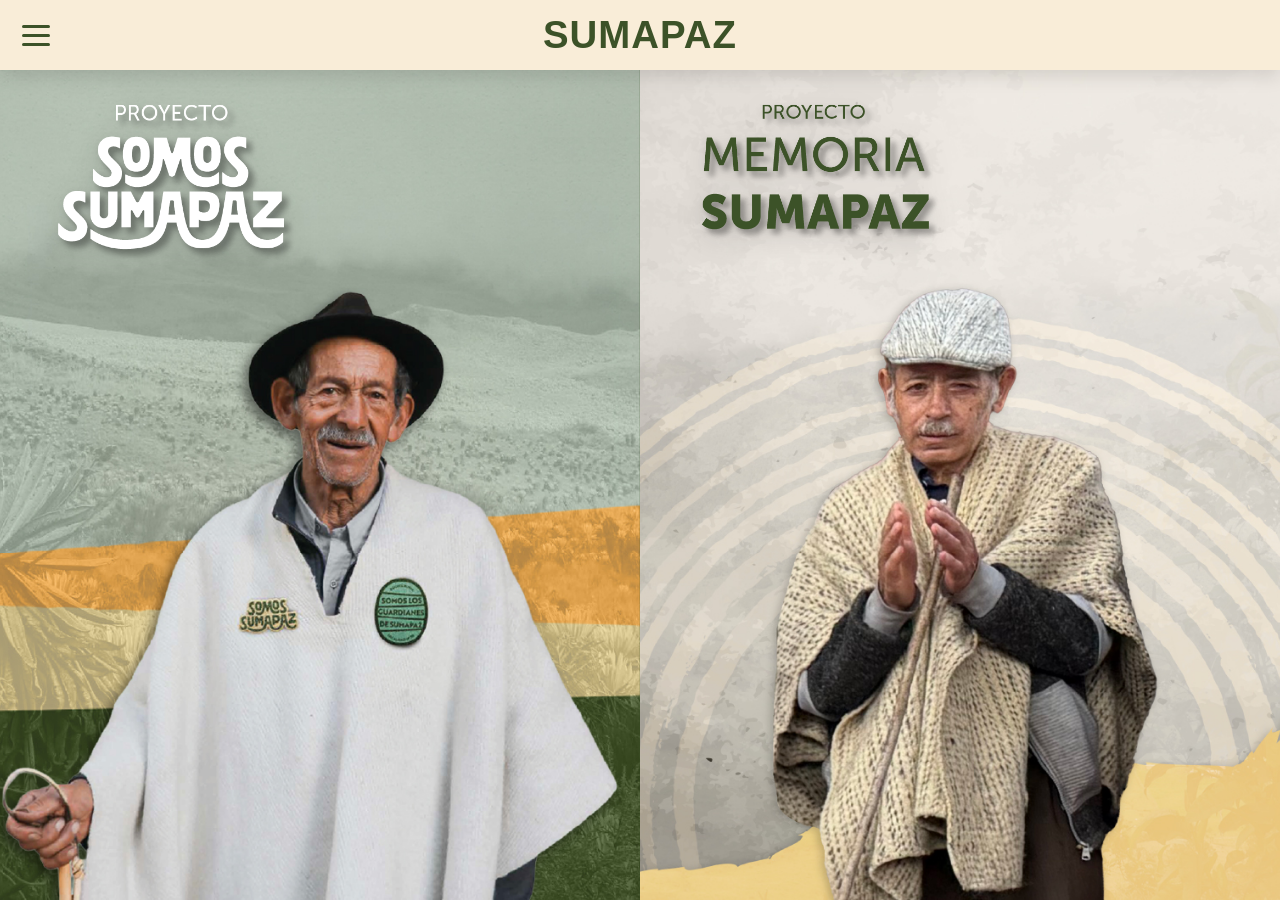
<file: index.html>
<!DOCTYPE html>
<html lang="es">
<head>
  <meta charset="UTF-8" />
  <meta name="viewport" content="width=device-width, initial-scale=1.0" />
  <title>Sumapaz</title>
  <link rel="stylesheet" href="css/styles.css" />
</head>
<body>
  <header class="topbar">
    <button class="menu-toggle" id="menuToggle" aria-label="Abrir menú">
      <span></span>
      <span></span>
      <span></span>
    </button>

    <div class="topbar-title">SUMAPAZ</div>
  </header>

  <aside class="side-menu" id="sideMenu">
    <nav class="side-menu-nav">
      <a href="somos/index.html" class="menu-item">
        <span class="menu-text">SOMOS SUMAPAZ</span>
        <span class="menu-pill">Ir</span>
      </a>

      <a href="memoria/index.html" class="menu-item">
        <span class="menu-text">MEMORIA SUMAPAZ</span>
        <span class="menu-pill">Ir</span>
      </a>

      <a href="https://talentosuma.com/" target="_blank" rel="noopener noreferrer" class="menu-item">
        <span class="menu-text">HOJAS DE VIDA</span>
        <span class="menu-pill">Ir</span>
      </a>
    </nav>
  </aside>

  <main class="home-split" id="homeSplit">
    <!-- PANEL IZQUIERDO -->
    <a href="somos/index.html" class="panel panel-left">
      <div class="panel-bg panel-bg-somos"></div>
      <div class="panel-overlay"></div>

      <div class="panel-content">
        <div class="panel-logo-link panel-logo-link-somos">
          <img
            src="assets/somos-sumapaz-logo.png"
            alt="Proyecto Somos Sumapaz"
            class="panel-logo"
          />
        </div>
      </div>
    </a>

    <!-- PANEL DERECHO -->
    <a href="memoria/index.html" class="panel panel-right">
      <div class="panel-bg panel-bg-memoria"></div>
      <div class="panel-overlay"></div>

      <div class="panel-content">
        <div class="panel-logo-link panel-logo-link-memoria">
          <img
            src="assets/memoria-sumapaz-logo.png"
            alt="Proyecto Memoria Sumapaz"
            class="panel-logo logo-default"
          />
          <img
            src="assets/memoria-sumapaz-blanco.png"
            alt="Proyecto Memoria Sumapaz"
            class="panel-logo logo-hover"
          />
        </div>
      </div>
    </a>
  </main>

  <script src="js/app.js"></script>
</body>
</html>
</file>
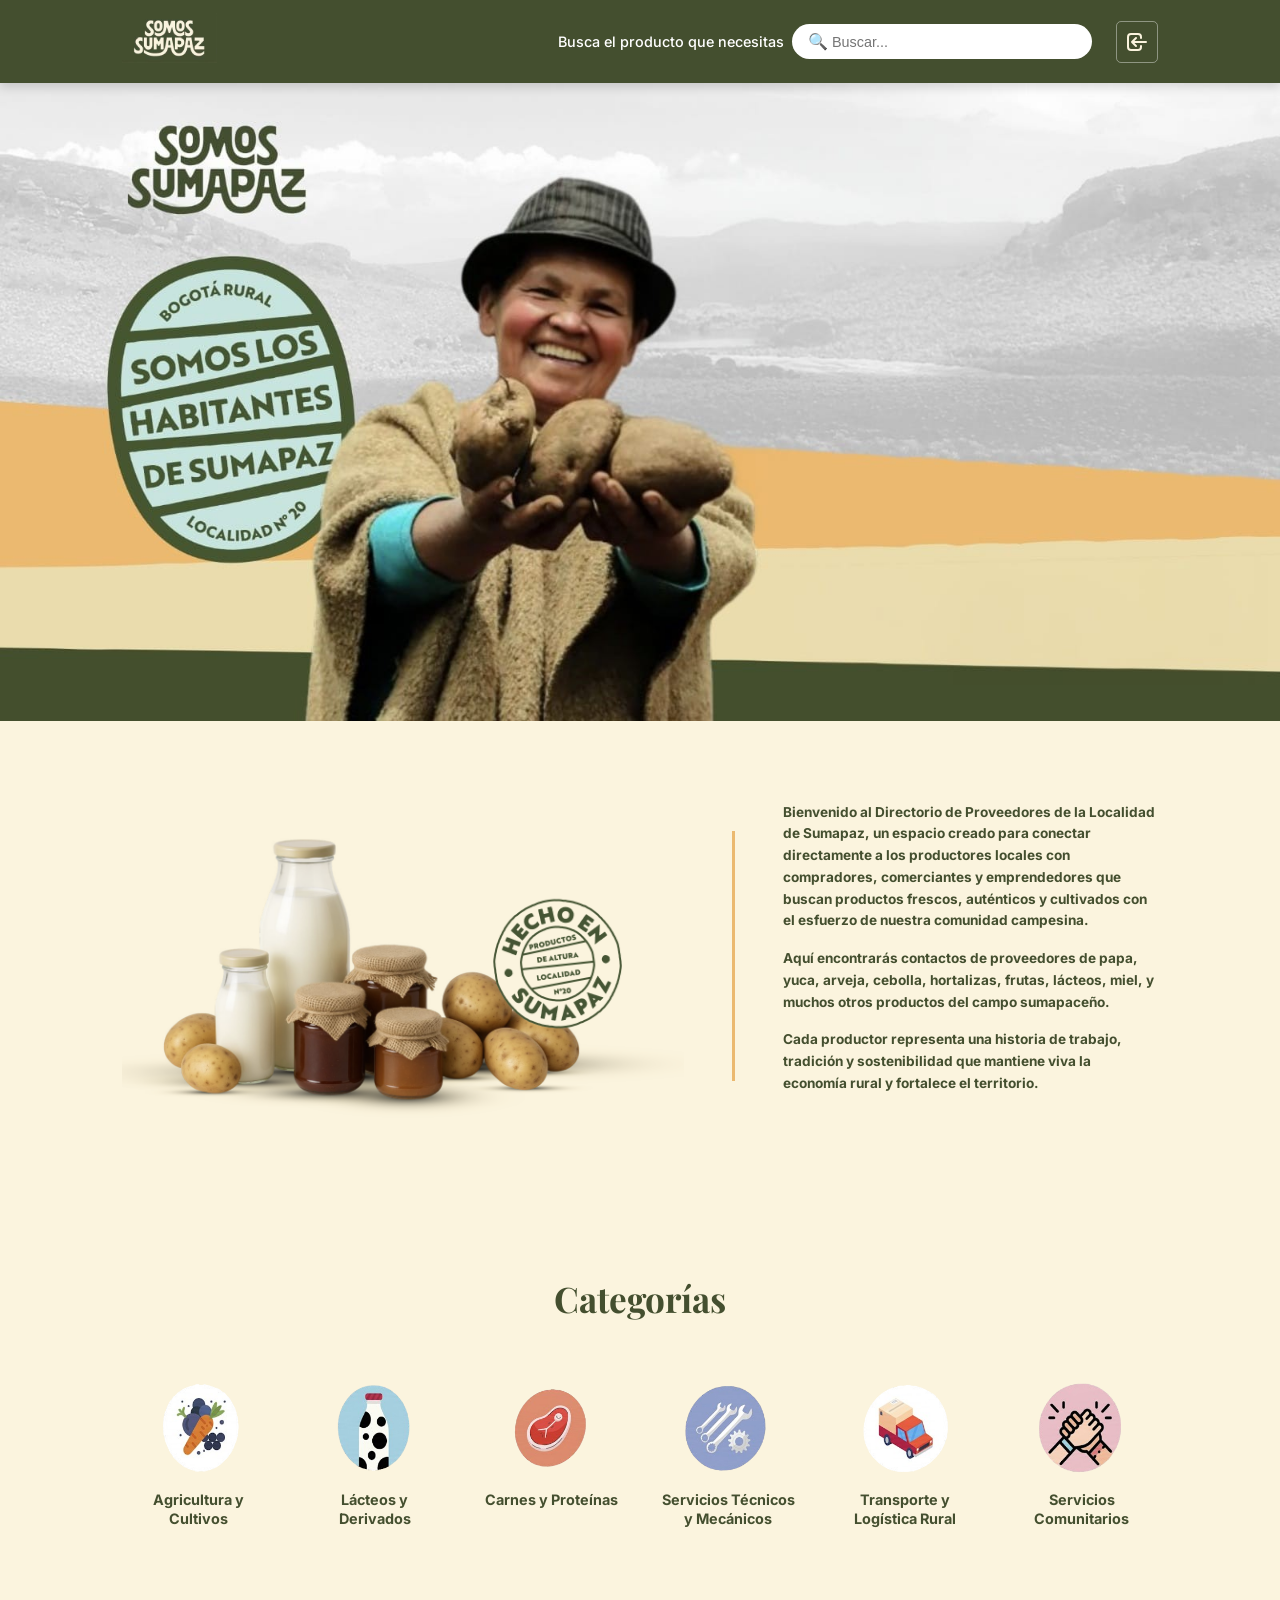
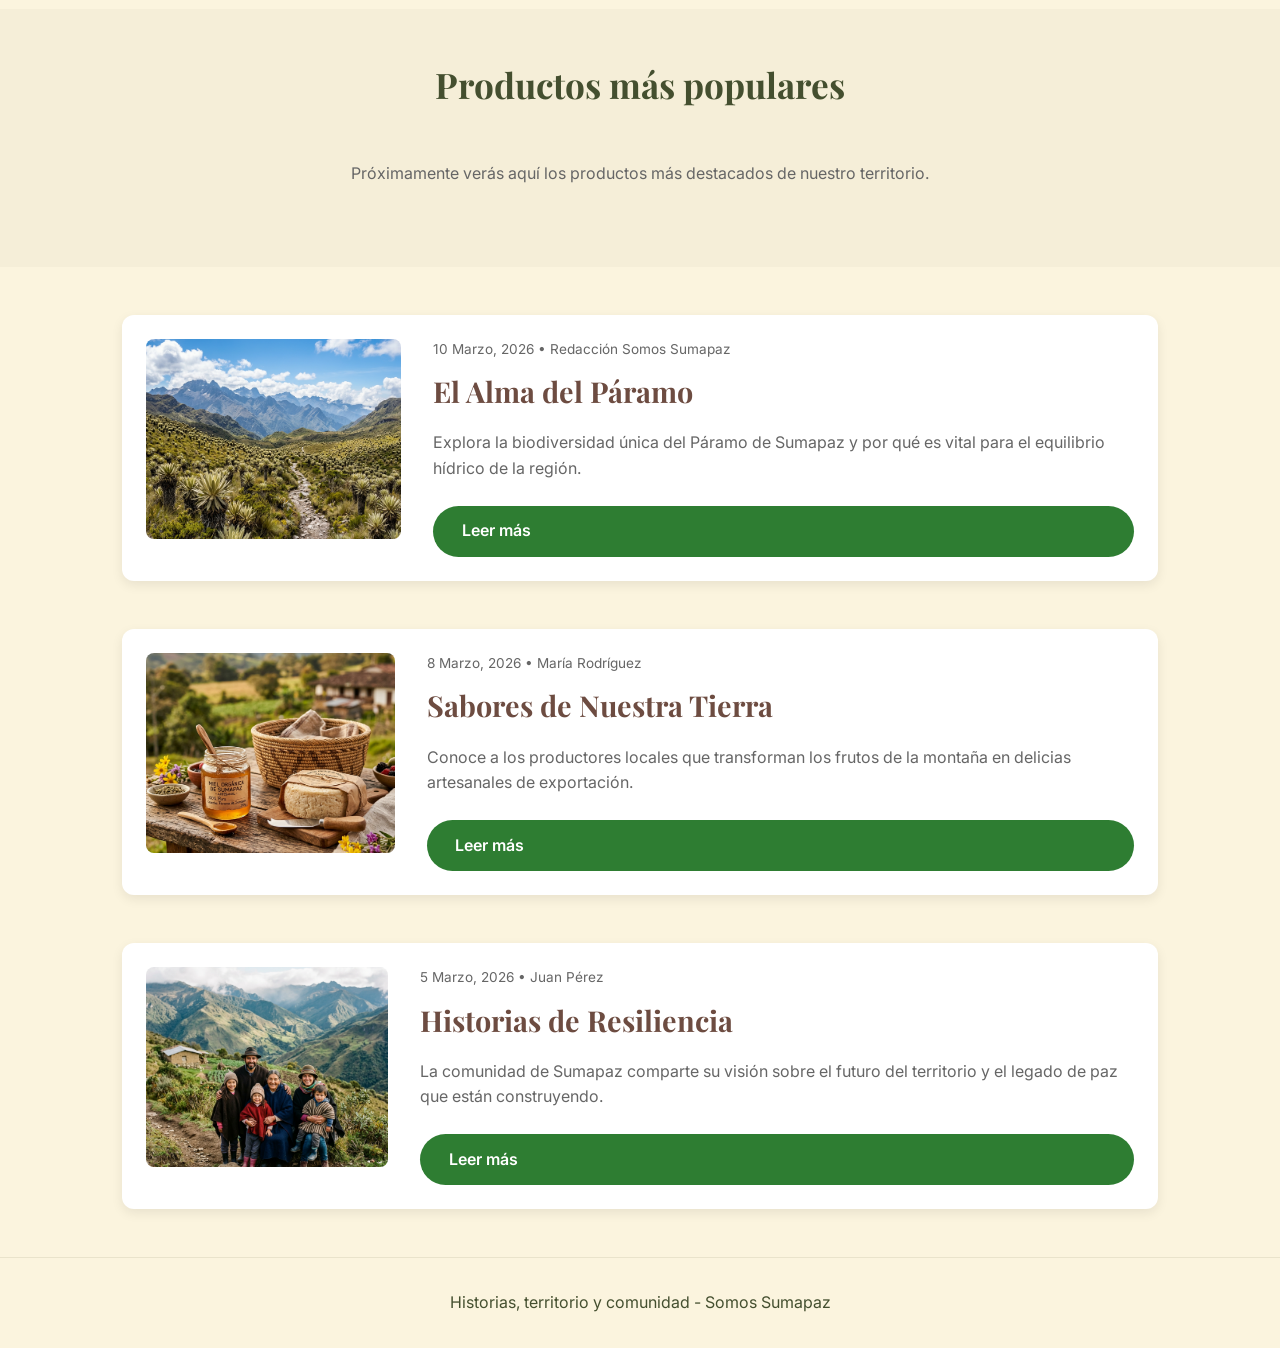
<file: somos/index.html>
<!DOCTYPE html>
<html lang="es">

<head>
    <meta charset="UTF-8">
    <meta name="viewport" content="width=device-width, initial-scale=1.0">
    <title>Somos Sumapaz | Historias y Territorio</title>
    <!-- Google Fonts -->
    <link rel="preconnect" href="https://fonts.googleapis.com">
    <link rel="preconnect" href="https://fonts.gstatic.com" crossorigin>
    <link
        href="https://fonts.googleapis.com/css2?family=Inter:wght@400;600;700&family=Playfair+Display:wght@700&display=swap"
        rel="stylesheet">
    <!-- Static Cache-Busting & Asset Preparation -->
    <script>
        const timestamp = new Date().getTime();
        document.write(`<link rel="stylesheet" href="assets/styles.css?v=${timestamp}">`);
    </script>
</head>

<body>
    <!-- Static Header: Somos Sumapaz Design -->
    <header id="main-header">
        <nav class="navbar-custom">
            <div class="container" style="display: flex; align-items: center;">
                <a href="index.html">
                    <img src="assets/logo_somossumapaz.png" alt="Somos Sumapaz" class="logo-img">
                </a>
                <div class="search-container"
                    style="margin-left: auto; display: flex; align-items: center; gap: 1.5rem;">
                    <!-- Buscador -->
                    <div style="display: flex; align-items: center; gap: 0.5rem;">
                        <span class="search-label" style="margin-bottom: 0;">Busca el producto que necesitas</span>
                        <div class="search-bar" style="margin-bottom: 0;">
                            <span class="search-icon">🔍</span>
                            <input type="text" id="home-search-input" placeholder="Buscar..." autocomplete="off">
                            <div id="search-suggestions" class="suggestions-dropdown"></div>
                        </div>
                    </div>
                    <!-- Admin Options (Login / Dashboard / Inscripción) -->
                    <div id="header-auth-container" style="display: flex; align-items: center; gap: 1rem;">
                        <a href="inscripcion_productores.html" class="nav-link-btn" id="btn-register"
                            style="display: none; margin: 0; background-color: transparent; color: #FBF4DE; border: none; font-weight: 600;">Registrar
                            Productor</a>
                        <a href="productores_registrados.html" class="nav-link-btn" id="btn-dashboard"
                            style="display: none; margin: 0; background-color: transparent; color: #FBF4DE; border: none; font-weight: 600;">Dashboard</a>
                        <a href="avituallamiento_registrados.html" class="nav-link-btn" id="btn-dashboard-avit"
                            style="display: none; margin: 0; background-color: transparent; color: #FBF4DE; border: none; font-weight: 600;">Dashboard Avit.</a>
                        <a href="transporte_seguimiento.html" class="nav-link-btn" id="btn-tracking"
                            style="display: none; margin: 0; background-color: transparent; color: #FBF4DE; border: none; font-weight: 600;">Seguimiento</a>

                        <a href="login.html" class="nav-link-btn" title="Iniciar Sesión" id="btn-login"
                            style="margin: 0; padding: 0.5rem; display: flex; align-items: center; justify-content: center; color: #FBF4DE;">
                            <svg fill="none" viewBox="0 0 24 24" stroke="currentColor" stroke-width="2"
                                style="width: 24px; height: 24px;">
                                <path stroke-linecap="round" stroke-linejoin="round"
                                    d="M11 16l-4-4m0 0l4-4m-4 4h14m-5 4v1a3 3 0 01-3 3H6a3 3 0 01-3-3V7a3 3 0 013-3h7a3 3 0 013 3v1" />
                            </svg>
                        </a>
                        <button onclick="logout()" class="nav-link-btn" id="btn-logout"
                            style="display: none; margin: 0; background-color: transparent; cursor: pointer; color: #FBF4DE; border: none;"
                            title="Cerrar Sesión">
                            <svg fill="none" viewBox="0 0 24 24" stroke="currentColor" stroke-width="2"
                                style="width: 24px; height: 24px; transform: scaleX(-1);">
                                <path stroke-linecap="round" stroke-linejoin="round"
                                    d="M11 16l-4-4m0 0l4-4m-4 4h14m-5 4v1a3 3 0 01-3 3H6a3 3 0 01-3-3V7a3 3 0 013-3h7a3 3 0 013 3v1" />
                            </svg>
                        </button>
                    </div>
                </div>
            </div>
        </nav>
    </header>

    <div class="page-banner">
        <img src="assets/fondo.jpg" alt="Banner Somos Sumapaz" style="width: 100%; height: auto; display: block;">
    </div>

    <section class="directory-intro">
        <div class="container">
            <div class="directory-column directory-image">
                <img src="assets/fondo2.png" alt="Directorio de Proveedores">
            </div>
            <div class="directory-divider"></div>
            <div class="directory-column directory-content">
                <p>
                    Bienvenido al Directorio de Proveedores de la Localidad de Sumapaz, un espacio creado para conectar
                    directamente a los productores locales con compradores, comerciantes y emprendedores que buscan
                    productos frescos, auténticos y cultivados con el esfuerzo de nuestra comunidad campesina.
                </p>
                <p>
                    Aquí encontrarás contactos de proveedores de papa, yuca, arveja, cebolla, hortalizas, frutas,
                    lácteos, miel, y muchos otros productos del campo sumapaceño.
                </p>
                <p>
                    Cada productor representa una historia de trabajo, tradición y sostenibilidad que mantiene viva la
                    economía rural y fortalece el territorio.
                </p>
            </div>
        </div>
    </section>

    <section class="categories-section">
        <div class="container">
            <h2>Categorías</h2>
            <div class="categories-grid">
                <div class="category-item" data-id="1">
                    <div class="category-icon">
                        <img src="assets/hortalizas.png" alt="Agricultura">
                    </div>
                    <span class="category-label">Agricultura y Cultivos</span>
                </div>
                <div class="category-item" data-id="2">
                    <div class="category-icon">
                        <img src="assets/lacteos.png" alt="Lácteos">
                    </div>
                    <span class="category-label">Lácteos y Derivados</span>
                </div>
                <div class="category-item" data-id="3">
                    <div class="category-icon">
                        <img src="assets/carnicos.png" alt="Cárnicos">
                    </div>
                    <span class="category-label">Carnes y Proteínas</span>
                </div>
                <div class="category-item" data-id="4">
                    <div class="category-icon">
                        <img src="assets/tecnicos.png" alt="Técnicos">
                    </div>
                    <span class="category-label">Servicios Técnicos y Mecánicos</span>
                </div>
                <div class="category-item" data-id="5">
                    <div class="category-icon">
                        <img src="assets/logistica.png" alt="Logística">
                    </div>
                    <span class="category-label">Transporte y Logística Rural</span>
                </div>
                <div class="category-item" data-id="6">
                    <div class="category-icon">
                        <img src="assets/servicios_comunitarios.png" alt="Comunitarios">
                    </div>
                    <span class="category-label">Servicios Comunitarios</span>
                </div>
            </div>
        </div>
    </section>

    <section class="popular-products-section">
        <div class="container">
            <h2>Productos más populares</h2>
            <div id="popular-products-container" class="product-grid">
                <!-- Los productos se cargarán dinámicamente o manualmente aquí -->
                <p style="text-align: center; grid-column: 1 / -1; color: var(--text-muted);">Próximamente verás aquí
                    los productos más destacados de nuestro territorio.</p>
            </div>
        </div>
    </section>

    <main class="container">

        <!-- Contenido de Somos Sumapaz -->
        <div id="posts-container" class="post-list">
            <!-- Las publicaciones se cargarán aquí -->
        </div>
    </main>

    </main>

    <!-- App Logic -->
    <script>
        // Check Auth Status on Load
        document.addEventListener('DOMContentLoaded', async () => {
            try {
                const res = await fetch('api/check_auth.php');
                const result = await res.json();
                if (res.ok && result.authenticated) {
                    document.getElementById('btn-login').style.display = 'none';
                    document.getElementById('btn-dashboard').style.display = 'inline-block';
                    document.getElementById('btn-dashboard-avit').style.display = 'inline-block';
                    document.getElementById('btn-register').style.display = 'inline-block';
                    document.getElementById('btn-tracking').style.display = 'inline-block';
                    document.getElementById('btn-logout').style.display = 'inline-block';
                }
            } catch (error) {
                console.error('Error checking auth:', error);
            }
        });

        async function logout() {
            try {
                await fetch('api/logout.php');
                window.location.reload();
            } catch (error) {
                console.error('Logout error:', error);
            }
        }
    </script>
    <script type="module" src="assets/main.js"></script>
</body>

</html>
</file>
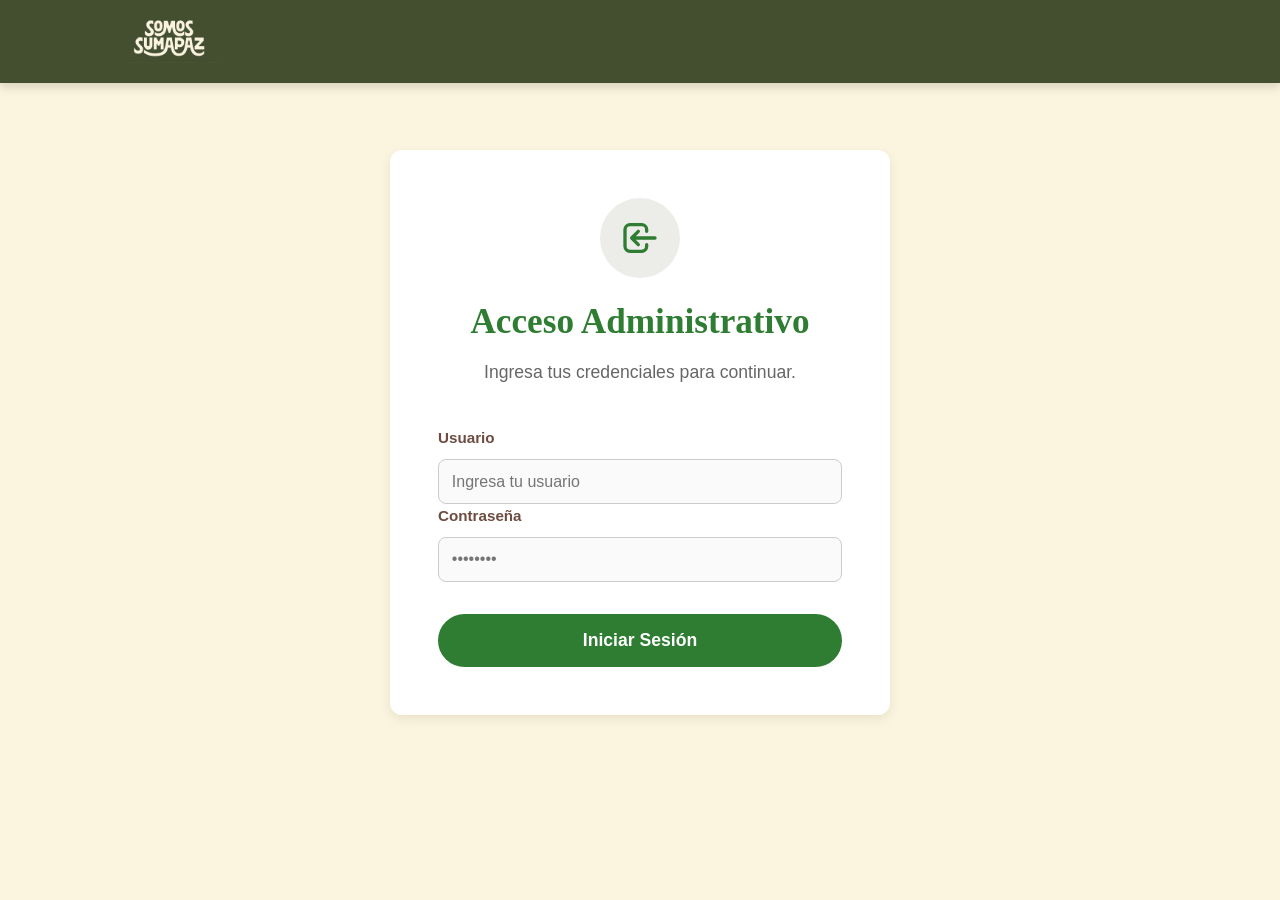
<file: somos/caracterizacion.html>
<!DOCTYPE html>
<html lang="es">

<head>
    <meta charset="UTF-8">
    <meta name="viewport" content="width=device-width, initial-scale=1.0">
    <title>Caracterización Productores Rurales - Memoria Sumapaz</title>
    <!-- Google Fonts -->
    <link rel="preconnect" href="https://fonts.googleapis.com">
    <link rel="preconnect" href="https://fonts.gstatic.com" crossorigin>
    <link
        href="https://fonts.googleapis.com/css2?family=Inter:wght@400;500;600;700&family=Playfair+Display:wght@700&display=swap"
        rel="stylesheet">
    <style>
        /* CSS reset & variables omitted for brevity, reusing from styles.css */
    </style>
    <script>
        const timestamp = new Date().getTime();
        document.write(`<link rel="stylesheet" href="assets/styles.css?v=${timestamp}">`);
    </script>
    <style>
        .prefilled-card {
            background-color: #EFEBE4;
            padding: 1.5rem;
            border-radius: 8px;
            margin-bottom: 2rem;
            border-left: 5px solid var(--primary-green);
        }

        .prefilled-grid {
            display: grid;
            grid-template-columns: repeat(auto-fill, minmax(250px, 1fr));
            gap: 1rem;
            margin-top: 1rem;
        }

        .info-label {
            font-size: 0.85rem;
            color: #666;
            font-weight: 600;
            text-transform: uppercase;
        }

        .info-value {
            font-size: 1rem;
            color: #333;
            font-weight: 500;
        }

        .section-box {
            background: #fff;
            border: 1px solid #ddd;
            padding: 2rem;
            border-radius: 8px;
            margin-bottom: 2rem;
            box-shadow: 0 2px 8px rgba(0, 0, 0, 0.05);
        }

        .section-title {
            color: var(--earth-brown);
            margin-bottom: 1.5rem;
            font-size: 1.3rem;
            border-bottom: 2px solid var(--light-green);
            padding-bottom: 0.5rem;
        }

        .checkbox-group,
        .radio-group {
            display: flex;
            flex-direction: column;
            gap: 0.5rem;
            margin-top: 0.5rem;
        }

        .checkbox-item,
        .radio-item {
            display: flex;
            align-items: flex-start;
            gap: 0.5rem;
        }

        .checkbox-item input,
        .radio-item input {
            margin-top: 5px;
        }

        /* Checkbox lists inside grid */
        .check-grid {
            display: grid;
            grid-template-columns: 1fr 1fr;
            gap: 1rem;
        }

        .dynamic-list-container {
            border: 1px solid #eee;
            padding: 1rem;
            border-radius: 6px;
            margin-bottom: 1rem;
        }

        .dynamic-item {
            padding-bottom: 1rem;
            border-bottom: 1px dashed #ccc;
            margin-bottom: 1rem;
        }

        .dynamic-item:last-child {
            border-bottom: none;
            margin-bottom: 0;
            padding-bottom: 0;
        }

        /* Fix for grid overflow and select widths */
        .form-grid {
            display: grid;
            grid-template-columns: repeat(auto-fit, minmax(300px, 1fr));
            gap: 1.5rem;
        }

        .form-grid > .form-group {
            min-width: 0;
        }

        .form-group input,
        .form-group select,
        .form-group textarea {
            width: 100%;
            box-sizing: border-box;
            padding: 0.8rem;
            border: 1px solid #ccc;
            border-radius: 8px;
            font-size: 1rem;
        }

        .form-group label {
            display: block;
            margin-bottom: 0.5rem;
            font-weight: 500;
            color: #444;
        }

        .custom-multi-select {
            width: 100%;
            padding: 0.5rem;
            border: 1px solid #ccc;
            border-radius: 8px;
            font-size: 0.95rem;
            overflow-y: auto;
            background: #fff;
        }
        .custom-multi-select option {
            padding: 0.6rem;
            margin-bottom: 2px;
            border-radius: 4px;
            cursor: pointer;
            transition: background-color 0.2s;
        }
        .custom-multi-select option:checked {
            background-color: var(--primary-green, #4CAF50);
            color: white;
        }
    </style>
</head>

<body>
    <!-- Static Header -->
    <header id="main-header">
        <nav class="navbar-custom">
            <div class="container" style="display: flex; align-items: center;">
                <a href="index.html"><img src="assets/logo_somossumapaz.png" alt="Somos Sumapaz" class="logo-img"></a>
                <div class="search-container"
                    style="margin-left: auto; display: flex; align-items: center; gap: 1.5rem;">
                    <div id="header-auth-container" style="display: none; align-items: center; gap: 1rem;">
                        <a href="inscripcion_productores" class="nav-link-btn" id="btn-register"
                            style="margin: 0; background-color: transparent; color: #FBF4DE; border: none; font-weight: 600;">Registrar
                            Productor</a>
                        <a href="productores_registrados" class="nav-link-btn" id="btn-dashboard"
                            style="margin: 0; background-color: transparent; color: #FBF4DE; border: none; font-weight: 600;">Dashboard</a>
                        <button onclick="logout()" class="nav-link-btn" id="btn-logout"
                            style="margin: 0; background-color: transparent; cursor: pointer; color: #FBF4DE; border: none;"
                            title="Cerrar Sesión">
                            <svg fill="none" viewBox="0 0 24 24" stroke="currentColor" stroke-width="2"
                                style="width: 24px; height: 24px; transform: scaleX(-1);">
                                <path stroke-linecap="round" stroke-linejoin="round"
                                    d="M11 16l-4-4m0 0l4-4m-4 4h14m-5 4v1a3 3 0 01-3 3H6a3 3 0 01-3-3V7a3 3 0 013-3h7a3 3 0 013 3v1" />
                            </svg>
                        </button>
                    </div>
                </div>
            </div>
        </nav>
    </header>

    <main class="container" style="padding-top: 3rem; padding-bottom: 5rem;">
        <div style="text-align: center; margin-bottom: 2rem;">
            <h1 class="serif form-title" style="margin-bottom: 0.5rem; color: var(--earth-brown); display: inline-block; position: relative; padding-bottom: 5px;">
                Ficha de Caracterización
                <span style="position: absolute; bottom: 0; left: 25%; width: 50%; height: 3px; background-color: var(--light-green); border-radius: 2px;"></span>
            </h1>
            <p class="form-subtitle" style="color: #666; font-size: 1.1rem; margin-top: 0.5rem;">Productores rurales y emprendimientos.</p>
        </div>

        <!-- Loading spinner -->
        <div id="loading-spinner" style="text-align: center; padding: 3rem;">Cargando información...</div>

        <div id="main-content" style="display: none;">
            <!-- Pre-filled basic data -->
            <div class="prefilled-card">
                <h3 style="color: var(--primary-green); margin-bottom: 0.5rem;">Información Básica del Productor
                    (Pre-cargada)</h3>
                <p style="font-size: 0.9rem; color: #666;">Estos datos fueron recopilados durante la inscripción y no
                    requieren llenarse de nuevo.</p>
                <div class="prefilled-grid">
                    <div>
                        <div class="info-label">Nombre Completo</div>
                        <div class="info-value" id="lbl-nombre">-</div>
                    </div>
                    <div>
                        <div class="info-label">Documento</div>
                        <div class="info-value"><span id="lbl-tipo-doc"></span> <span id="lbl-num-doc">-</span></div>
                    </div>
                    <div>
                        <div class="info-label">Teléfono</div>
                        <div class="info-value" id="lbl-telefono">-</div>
                    </div>
                    <div>
                        <div class="info-label">Correo Electrónico</div>
                        <div class="info-value" id="lbl-correo">-</div>
                    </div>
                    <div>
                        <div class="info-label">Vereda / Corregimiento</div>
                        <div class="info-value" id="lbl-vereda">-</div>
                    </div>
                    <div>
                        <div class="info-label">Nombre del Predio</div>
                        <div class="info-value" id="lbl-predio">-</div>
                    </div>
                </div>
            </div>

            <!-- Detailed Form directly below -->
            <form id="caracterizacion-form" class="custom-form">
                <input type="hidden" id="productor_id" name="productor_id">

                <!-- FECHA -->
                <div class="section-box" style="display: flex; justify-content: space-between; align-items: center; background: #fafafa;">
                    <div>
                        <h2 style="font-size: 1.1rem; color: #555; margin: 0;">Registro de Caracterización</h2>
                        <p style="font-size: 0.85rem; color: #888; margin: 0; padding-top: 4px;">La hora de registro se guarda automáticamente.</p>
                    </div>
                    <div style="background: #fff; border: 1px solid #e0e0e0; border-radius: 8px; padding: 0.8rem 1.2rem; text-align: center; min-width: 200px; box-shadow: 0 2px 4px rgba(0,0,0,0.02);">
                        <div style="font-size: 0.8rem; color: #888; text-transform: uppercase; letter-spacing: 0.5px; margin-bottom: 4px;">Fecha y Hora Actual</div>
                        <div id="display_fecha" style="font-weight: 600; color: var(--primary-green); font-size: 1.1rem;">-</div>
                        <input type="hidden" id="fecha_caracterizacion" name="fecha_caracterizacion">
                    </div>
                </div>

                <script>
                    // Display and set current datetime for fecha_caracterizacion
                    (function() {
                        const now = new Date();
                        // Format for backend (YYYY-MM-DD HH:MM:SS)
                        const pad = num => num.toString().padStart(2, '0');
                        const dbFormat = `${now.getFullYear()}-${pad(now.getMonth()+1)}-${pad(now.getDate())} ${pad(now.getHours())}:${pad(now.getMinutes())}:${pad(now.getSeconds())}`;
                        document.getElementById('fecha_caracterizacion').value = dbFormat;
                        
                        // Format nicely for UI
                        const options = { year: 'numeric', month: 'short', day: 'numeric', hour: '2-digit', minute: '2-digit' };
                        document.getElementById('display_fecha').textContent = now.toLocaleDateString('es-CO', options);
                    })();
                </script>

                <!-- I. GENERAL -->
                <div class="section-box">
                    <h2 class="section-title">I. Información General (Complementaria)</h2>
                    <div class="form-grid">
                        <div class="form-group">
                            <label>Nombre de la unidad productiva / organización</label>
                            <input type="text" name="nombre_organizacion" placeholder="Ej. Asociación ABC">
                        </div>
                        <div class="form-group">
                            <label>Coordenadas (Opcional)</label>
                            <input type="text" name="coordenadas" placeholder="Latitud, Longitud">
                        </div>
                    </div>
                </div>

                <!-- II. SOCIODEMOGRÁFICA -->
                <div class="section-box">
                    <h2 class="section-title">II. Información Sociodemográfica</h2>
                    <div class="form-grid check-grid">
                        <div class="form-group">
                            <label>¿Hace parte de estos grupos poblacionales?</label>
                            <select name="grupos_poblacionales[]" multiple size="8" class="custom-multi-select">
                                <option value="1">Mujer cabeza de hogar</option>
                                <option value="2">LGBTIQ+</option>
                                <option value="3">Víctima del conflicto armado</option>
                                <option value="4">Afrodescendiente</option>
                                <option value="5">Indígena</option>
                                <option value="6">Mujer &lt; 25 o &gt; 60</option>
                                <option value="7">Joven rural</option>
                                <option value="8">Ninguna</option>
                            </select>
                        </div>

                        <div class="form-group">
                            <label>¿Presenta algún tipo de discapacidad?</label>
                            <select name="discapacidad" onchange="toggleDiscapacidadTipo()">
                                <option value="No">No</option>
                                <option value="Sí">Sí</option>
                            </select>
                            
                            <div id="discapacidad_tipo_container" style="display: none; margin-top: 1rem;">
                                <label>Si respondió sí, ¿qué tipo?</label>
                                <input type="text" name="discapacidad_tipo" placeholder="Especificar tipo">
                            </div>

                            <script>
                                function toggleDiscapacidadTipo() {
                                    const select = document.querySelector('select[name="discapacidad"]');
                                    const container = document.getElementById('discapacidad_tipo_container');
                                    const input = document.querySelector('input[name="discapacidad_tipo"]');
                                    if (select.value === 'Sí') {
                                        container.style.display = 'block';
                                    } else {
                                        container.style.display = 'none';
                                        input.value = '';
                                    }
                                }
                            </script>
                        </div>
                    </div>
                </div>

                <!-- III. ORGANIZACIONAL -->
                <div class="section-box">
                    <h2 class="section-title">III. Información Organizacional</h2>
                    <div class="form-grid">
                        <div class="form-group">
                            <label>Tipo de organización</label>
                            <select name="tipo_organizacion">
                                <option value="">Seleccione...</option>
                                <option value="Productor individual">Productor individual</option>
                                <option value="Gremio / Federación">Gremio / Federación</option>
                                <option value="Asociación campesina">Asociación campesina</option>
                                <option value="Sociedad por acciones simplificada">Sociedad por acciones simplificada
                                </option>
                                <option value="Fundación">Fundación</option>
                                <option value="Organización">Organización</option>
                                <option value="Ninguna">Ninguna</option>
                            </select>
                        </div>
                        <div class="form-group">
                            <label>Extensión del predio (Hectáreas)</label>
                            <input type="number" step="0.01" name="extension_predio" placeholder="Ej. 2.5">
                        </div>
                        <div class="form-group">
                            <label>Tiempo de implementación (meses)</label>
                            <input type="number" name="tiempo_implementacion" min="0" placeholder="Ej. 24">
                        </div>
                        <div class="form-group">
                            <label>Tipo de tenencia del predio</label>
                            <select name="tipo_tenencia">
                                <option value="">Seleccione...</option>
                                <option value="Arrendamiento">Arrendamiento</option>
                                <option value="Posesión">Posesión</option>
                                <option value="Propio">Propio</option>
                            </select>
                        </div>
                        <div class="form-group">
                            <label>¿Cuántas personas están vinculadas a su organización?</label>
                            <input type="number" name="numero_personas" min="0" placeholder="Ej. 5">
                        </div>
                    </div>
                </div>

                <!-- IV. CATEGORÍAS PRODUCTIVAS -->
                <div class="section-box">
                    <h2 class="section-title">IV. Categorías Productivas</h2>
                    <p style="margin-bottom: 1rem; color: var(--text-muted); font-size: 0.95rem;">Marque las
                        subcategorías que correspondan a su producción.</p>

                    <div class="form-grid check-grid" style="gap:2rem;">
                        <div class="form-group">
                            <label style="color: var(--primary-green);">Producción pecuaria y derivados lácteos</label>
                            <select name="categorias[]" multiple size="10" class="custom-multi-select">
                                <option value="1">Leche fresca</option>
                                <option value="2">Quesos / yogurt / arequipe</option>
                                <option value="3">Producción de Carne de res</option>
                                <option value="4">Producción de Carne de cerdo</option>
                                <option value="5">Producción de Carne de pollo</option>
                                <option value="6">Producción de Trucha</option>
                                <option value="7">Producción de otras especies (cuy, conejo)</option>
                                <option value="8">Producción de huevos</option>
                                <option value="9">Producción de Chorizos / embutidos</option>
                                <option value="10">Miel, polen y otros productos apícolas</option>
                            </select>
                        </div>

                        <div class="form-group">
                            <label style="color: var(--primary-green);">Producción agrícola (Hortalizas, tubérculos y cereales)</label>
                            <select name="categorias[]" multiple size="3" class="custom-multi-select">
                                <option value="11">Hortalizas, zanahoria, lechuga, espinaca, acelga, brocoli, coliflor, remolacha, cebolla, ajo, repollo, rabano</option>
                                <option value="12">Tubérculos y raíces : papa (nativa, pastusa, sabanera, etc), arracacha, yuca, cubios</option>
                                <option value="13">Leguminosas y cereales : arveja, frijol, habas, lentejas, garbanzo, maiz, cebada, trigo, avena, centeno</option>
                            </select>
                        </div>

                        <div class="form-group">
                            <label style="color: var(--primary-green);">Producción frutícola y derivados en procesos artesanales y agroindustriales</label>
                            <select name="categorias[]" multiple size="2" class="custom-multi-select">
                                <option value="14">Frutas : mora, fresa, uchuva, durazno, manzana, pera, lulo, curuba, tomate de arbol</option>
                                <option value="15">Subproductos : mermeladas, pulpas, jugos, nectares, deshidratados</option>
                            </select>
                        </div>

                        <div class="form-group">
                            <label style="color: var(--primary-green);">Plantas aromáticas / medicinales y productos naturales</label>
                            <select name="categorias[]" multiple size="2" class="custom-multi-select">
                                <option value="16">Plantas : manzanilla, menta, hierbabuena, orégano, ruda, toronjil, caléndula, albahaca, entre otras</option>
                                <option value="17">Productos : Infusiones, aceites, jabones, cremas, unguentos, aromaticas</option>
                            </select>
                        </div>

                        <div class="form-group">
                            <label style="color: var(--primary-green);">Transformación de alimentos artesanal y agroindustrial</label>
                            <select name="categorias[]" multiple size="3" class="custom-multi-select">
                                <option value="18">Panadería y resposteria : panes, tortas, bizcochos y galletas</option>
                                <option value="19">Harinas y derivados : arepa, avena procesada, mezclas artesanales</option>
                                <option value="20">Conservas / salsas, encurtidos u otros productos, empacados</option>
                            </select>
                        </div>

                        <div class="form-group">
                            <label style="color: var(--primary-green);">Artesanías y Manufacturas Rurales</label>
                            <select name="categorias[]" multiple size="3" class="custom-multi-select">
                                <option value="21">Tejidos, alpargatas, cesteria, carpinteria</option>
                                <option value="22">Producción de articulos utilitarios o decorativos</option>
                                <option value="23">Forja y ornamentación en hierro o metal</option>
                            </select>
                        </div>

                        <div class="form-group">
                            <label style="color: var(--primary-green);">Expresiones artísticas o servicios culturales</label>
                            <select name="categorias[]" multiple size="2" class="custom-multi-select">
                                <option value="24">Actividades culturales</option>
                                <option value="25">Actividades deportivas</option>
                            </select>
                        </div>

                        <div class="form-group">
                            <label style="color: var(--primary-green);">Servicios rurales, gastronomicos y de economía local</label>
                            <select name="categorias[]" multiple size="4" class="custom-multi-select">
                                <option value="26">Restaurantes, panaderías y tiendas vederales</option>
                                <option value="27">Preparación de alimentos, refrigerios, avituallamiento y servicios de catering</option>
                                <option value="28">Turismo rural, paseos ecológicos, guianza, hospedaje</option>
                                <option value="29">Alquiler de maquinaria, transporte rural, servicios de apoyo a la produccción</option>
                            </select>
                        </div>
                    </div>
                </div>

                <!-- V. INFORMACIÓN DE PRODUCCIÓN (DYNAMIC) -->
                <div class="section-box">
                    <h2 class="section-title">V. Información de Producción</h2>

                    <h3 style="margin-top: 1.5rem; margin-bottom: 1rem; color:#444;">5.1 Productos Ofertados</h3>
                    <div id="productos-container" class="dynamic-list-container">
                        <div class="dynamic-item">
                            <div class="form-grid">
                                <div class="form-group">
                                    <label>Nombre del producto</label>
                                    <input type="text" name="nombre[]" placeholder="Ej. Queso Campesino">
                                </div>
                                <div class="form-group">
                                    <label>Volumen</label>
                                    <input type="number" step="0.01" name="volumen[]" placeholder="Ej. 50">
                                </div>
                                <div class="form-group">
                                    <label>Unidad de volumen</label>
                                    <select name="unidad_volumen[]">
                                        <option value="">Seleccione...</option>
                                        <option value="kg">kg</option>
                                        <option value="Unidad">Unidad</option>
                                        <option value="Litro">Litro</option>
                                        <option value="Animal">Animal</option>
                                        <option value="Cubeta">Cubeta</option>
                                        <option value="Botella">Botella</option>
                                        <option value="Bulto">Bulto</option>
                                        <option value="Carga">Carga</option>
                                        <option value="Servicio">Servicio</option>
                                        <option value="Tonelada">Tonelada</option>
                                        <option value="Arroba">Arroba</option>
                                        <option value="Canastilla">Canastilla</option>
                                        <option value="Saco">Saco</option>
                                        <option value="Mililitro">Mililitro</option>
                                        <option value="Galón">Galón</option>
                                    </select>
                                </div>
                                <div class="form-group">
                                    <label>Frecuencia</label>
                                    <select name="frecuencia[]">
                                        <option value="">Seleccione...</option>
                                        <option value="Diarios">Diarios</option>
                                        <option value="Semanal">Semanal</option>
                                        <option value="Quincenal">Quincenal</option>
                                        <option value="Mensual">Mensual</option>
                                        <option value="Bimensual">Bimensual</option>
                                        <option value="Trimestral">Trimestral</option>
                                        <option value="Semestral">Semestral</option>
                                        <option value="Anual">Anual</option>
                                        <option value="Demanda">Demanda</option>
                                    </select>
                                </div>
                                <div class="form-group">
                                    <label>Presentación</label>
                                    <select name="presentacion[]">
                                        <option value="">Seleccione...</option>
                                        <option value="Granel">Granel</option>
                                        <option value="Empacado">Empacado</option>
                                        <option value="Botella">Botella</option>
                                        <option value="Cubeta">Cubeta</option>
                                        <option value="Bulto">Bulto</option>
                                        <option value="Cantina">Cantina</option>
                                        <option value="Animal vivo">Animal vivo</option>
                                        <option value="Marca propia">Marca propia</option>
                                        <option value="No aplica">No aplica</option>
                                        <option value="Caja">Caja</option>
                                        <option value="Bolsa">Bolsa</option>
                                        <option value="Canastilla">Canastilla</option>
                                        <option value="Tambor">Tambor</option>
                                        <option value="Big Bag">Big Bag</option>
                                    </select>
                                </div>
                                <div class="form-group">
                                    <label>Calidad</label>
                                    <input type="text" name="calidad[]" placeholder="Ej. De primera">
                                </div>
                                <div class="form-group">
                                    <label>Precio por unidad ($)</label>
                                    <input type="number" name="precio[]" placeholder="Ej. 12000">
                                </div>
                                <div class="form-group">
                                    <label>Unidad del precio</label>
                                    <select name="unidad_precio[]">
                                        <option value="">Seleccione...</option>
                                        <option value="kg">kg</option>
                                        <option value="Unidad">Unidad</option>
                                        <option value="Litro">Litro</option>
                                        <option value="Animal">Animal</option>
                                        <option value="Cubeta">Cubeta</option>
                                        <option value="Botella">Botella</option>
                                        <option value="Bulto">Bulto</option>
                                        <option value="Carga">Carga</option>
                                        <option value="Servicio">Servicio</option>
                                        <option value="Tonelada">Tonelada</option>
                                        <option value="Arroba">Arroba</option>
                                        <option value="Canastilla">Canastilla</option>
                                        <option value="Saco">Saco</option>
                                        <option value="Mililitro">Mililitro</option>
                                        <option value="Galón">Galón</option>
                                    </select>
                                </div>
                            </div>
                        </div>
                    </div>
                    <button type="button" class="btn"
                        style="background:var(--light-green); color:#333; margin-bottom: 2rem;"
                        onclick="addProducto()">+ Añadir otro producto</button>

                    <h3 style="margin-top: 1.5rem; margin-bottom: 1rem; color:#444;">Servicios Culturales / Deportivos
                        (Solo si aplica)</h3>
                    <div id="servicios-container" class="dynamic-list-container">
                        <div class="dynamic-item">
                            <div class="form-grid">
                                <div class="form-group">
                                    <label>Actividad 1 - Nombre de la actividad</label>
                                    <input type="text" name="act_nombre[]" placeholder="Ej. Taller de danza">
                                </div>
                                <div class="form-group">
                                    <label>Actividad 1 - Frecuencia</label>
                                    <select name="act_frecuencia[]">
                                        <option value="">Seleccione...</option>
                                        <option value="Diarios">Diarios</option>
                                        <option value="Semanal">Semanal</option>
                                        <option value="Quincenal">Quincenal</option>
                                        <option value="Mensual">Mensual</option>
                                        <option value="Bimensual">Bimensual</option>
                                        <option value="Trimestral">Trimestral</option>
                                        <option value="Semestral">Semestral</option>
                                        <option value="Anual">Anual</option>
                                        <option value="Demanda">Demanda</option>
                                    </select>
                                </div>
                                <div class="form-group">
                                    <label>Actividad 1 - Población objetivo</label>
                                    <input type="text" name="act_poblacion_objetivo[]" placeholder="Ej. Jóvenes">
                                </div>
                                <div class="form-group">
                                    <label>Actividad 1 - Tipo de contrato / vinculación</label>
                                    <input type="text" name="act_tipo_contrato[]"
                                        placeholder="Ej. Prestación de servicios">
                                </div>
                                <div class="form-group">
                                    <label>Actividad 1 - ¿Dónde se realizan principalmente?</label>
                                    <input type="text" name="act_lugar[]" placeholder="Ej. Salón Comunal">
                                </div>
                                <div class="form-group">
                                    <label>Actividad 1 - Recursos utilizados</label>
                                    <input type="text" name="act_recursos[]" placeholder="Ej. Implementos deportivos">
                                </div>
                            </div>
                        </div>
                    </div>
                    <button type="button" class="btn"
                        style="background:var(--light-green); color:#333; margin-bottom: 2rem;"
                        onclick="addServicio()">+ Añadir otra actividad</button>

                    <h3 style="margin-top: 1.5rem; margin-bottom: 1rem; color:#444;">5.3 Canales de Venta / Entrega</h3>
                    <div class="form-grid">
                        <div class="form-group" style="grid-column: 1 / -1;">
                            <label>¿CÓMO VENDE O ENTREGA SUS PRODUCTOS/ SERVICIOS?</label>
                            <select name="canales[]" multiple size="8" class="custom-multi-select">
                                <option value="1">Los vendo en mi vereda o zona rural</option>
                                <option value="2">Lo recogen directamente en la finca</option>
                                <option value="3">Los llevo a mercados o ferias campesinas</option>
                                <option value="4">Por pedido directo o conocidos o clientes</option>
                                <option value="5">A través de intermediarios o revendedores</option>
                                <option value="6">Participación en mesas del sector</option>
                                <option value="7">A entidades públicas (PAE, escuelas, hospitales)</option>
                                <option value="8">Difusión por redes sociales</option>
                            </select>
                        </div>
                    </div>

                </div>

                <!-- VI. CARACTERIZACIÓN SISTEMA PRODUCTIVO -->
                <div class="section-box">
                    <h2 class="section-title">VI. Caracterización del Sistema Productivo</h2>
                    <div class="form-grid">
                        <div class="form-group">
                            <label>Tipo de mano de obra</label>
                            <select name="mano_obra">
                                <option value="">Seleccione...</option>
                                <option value="FAMILIAR">FAMILIAR</option>
                                <option value="EXTERNA">EXTERNA</option>
                                <option value="MIXTA (FAMILIA Y APOYO EXTERNO)">MIXTA (FAMILIA Y APOYO EXTERNO)</option>
                            </select>
                        </div>
                        <div class="form-group">
                            <label>Proceso productivo mayoritario</label>
                            <select name="tipo_proceso">
                                <option value="">Seleccione...</option>
                                <option value="MANUAL (HERRAMIENTAS BÁSICAS O MANUAL)">MANUAL (HERRAMIENTAS BÁSICAS O
                                    MANUAL)</option>
                                <option value="CON MAQUINARIA O EQUIPOS ESPECIALIZADOS">CON MAQUINARIA O EQUIPOS
                                    ESPECIALIZADOS</option>
                                <option value="NO APLICA">NO APLICA</option>
                            </select>
                        </div>
                        <div class="form-group">
                            <label>¿Utiliza abonos orgánicos o prácticas agroecológicas?</label>
                            <select name="usa_abonos">
                                <option value="1">SÍ</option>
                                <option selected value="0">NO</option>
                            </select>
                        </div>
                        <div class="form-group">
                            <label>¿Tiene sistemas productivos asociados o complementarios?</label>
                            <select name="sistemas_asociados">
                                <option value="1">SÍ</option>
                                <option selected value="0">NO</option>
                            </select>
                        </div>
                        <div class="form-group">
                            <label>¿Maneja algún tipo de sistema de producción diferenciado?</label>
                            <select name="sistema_diferenciado" onchange="toggleDescripcionSistema(this.value)">
                                <option value="0" selected>NO</option>
                                <option value="1">SÍ</option>
                            </select>
                        </div>
                        <div class="form-group" id="group-descripcion-sistema" style="display: none;">
                            <label>¿Cuál?</label>
                            <input type="text" name="descripcion" placeholder="Especifique el sistema diferenciado">
                        </div>
                        <div class="form-group" style="grid-column: 1 / -1;">
                            <label>Si su actividad es cultural/deportiva ¿cuál es su valor agregado?</label>
                            <textarea name="valor_agregado" rows="3"
                                style="width:100%; padding:0.8rem; border:1px solid #ccc; border-radius:8px;"></textarea>
                        </div>
                    </div>
                </div>

                <!-- VII & VIII Merged for brevity -->
                <div class="section-box">
                    <h2 class="section-title">VII. Comercialización y Dificultades</h2>
                    <div class="form-grid">
                        <div class="form-group">
                            <label>Destino principal de la producción</label>
                            <select name="destino">
                                <option value="">Seleccione...</option>
                                <option value="Para el autoconsumo">Para el autoconsumo</option>
                                <option value="Para autoconsumo y venta de excedentes">Para autoconsumo y venta de excedentes</option>
                                <option value="Para venta total o comercialización completa">Para venta total o comercialización completa</option>
                                <option value="Otro">Otro</option>
                            </select>
                        </div>

                        <div class="form-group">
                            <label>Transporte utilizado</label>
                            <select name="transporte">
                                <option value="">Seleccione...</option>
                                <option value="PROPIO">PROPIO</option>
                                <option value="ALQUILADO">ALQUILADO</option>
                                <option value="DEPENDO DE TRANSPORTE COMUNAL, FAMILIAR O DE AMIGOS (SIN PAGO)">DEPENDO DE TRANSPORTE COMUNAL, FAMILIAR O DE AMIGOS (SIN PAGO)</option>
                                <option value="NO TENGO TRANSPORTE">NO TENGO TRANSPORTE</option>
                            </select>
                        </div>

                        <div class="form-group">
                            <label>Forma de pago</label>
                            <select name="forma_pago">
                                <option value="">Seleccione...</option>
                                <option value="ANTES DE ENTREGARLOS / ANTES DE PRESENTARSE">ANTES DE ENTREGARLOS / ANTES DE PRESENTARSE</option>
                                <option value="EN EL MOMENTO DE LA ENTREGA / PRESENTACIÓN">EN EL MOMENTO DE LA ENTREGA / PRESENTACIÓN</option>
                                <option value="DESPUÉS DE LA ENTREGA / PRESENTACIÓN (A CRÉDITO O PLAZO)">DESPUÉS DE LA ENTREGA / PRESENTACIÓN (A CRÉDITO O PLAZO)</option>
                            </select>
                        </div>

                        <div class="form-group">
                            <label>Fijación del precio</label>
                            <select name="define_precio">
                                <option value="">Seleccione...</option>
                                <option value="EL COMPRADOR">EL COMPRADOR</option>
                                <option value="YO LO ESTABLEZCO DIRECTAMENTE">YO LO ESTABLEZCO DIRECTAMENTE</option>
                                <option value="SE ACUERDA MEDIANTE NEGOCIACIÓN">SE ACUERDA MEDIANTE NEGOCIACIÓN</option>
                            </select>
                        </div>

                        <div class="form-group" style="grid-column: 1 / -1;">
                            <label>¿CUÁLES SON LAS PRINCIPALES DIFICULTADES O LIMITACIONES QUE ENFRENTA EN SU PROCESO PRODUCTIVO O CULTURAL/DEPORTIVO? (MARQUE TODAS LAS QUE APLIQUEN)</label>
                            <select name="dificultades[]" multiple size="8" class="custom-multi-select">
                                <option value="1">ALTOS COSTOS DE MATERIAS PRIMAS O INSUMOS</option>
                                <option value="2">DESCONOCIMIENTO O LIMITACIONES EN LOS PROCESOS DE PRODUCCIÓN</option>
                                <option value="3">FALTA DE FINANCIACIÓN O ACCESO AL CRÉDITO</option>
                                <option value="4">ESCASO APOYO INSTITUCIONAL O ASISTENCIA TÉCNICA</option>
                                <option value="5">INFRAESTRUCTURA INADECUADA</option>
                                <option value="6">PROBLEMAS CLIMÁTICOS O DE PLAGAS</option>
                                <option value="7">DIFICULTADES DE TRANSPORTE O ACCESO AL PREDIO / LUGARES DE FORMACIÓN/PRESENTACIÓN</option>
                                <option value="8">SOLICITUD DE PERMISOS PARA ESPACIOS PÚBLICOS (SUGA)</option>
                            </select>
                        </div>

                        <div class="form-group" style="grid-column: 1 / -1;">
                            <label>¿CUENTA CON ALGUNO DE LOS SIGUIENTES REGISTROS, PERMISOS O CERTIFICACIONES? (MARQUE TODAS LAS QUE APLIQUEN)</label>
                            <select name="certificaciones[]" multiple size="9" class="custom-multi-select">
                                <option value="1">REGISTRO INVIMA</option>
                                <option value="2">REGISTRO ICA - PREDIO AGRÍCOLA</option>
                                <option value="3">REGISTRO ICA - PREDIO PECUARIO</option>
                                <option value="4">BUENAS PRÁCTICAS AGRÍCOLAS (BPA)</option>
                                <option value="5">BUENAS PRÁCTICAS BPP O BPM</option>
                                <option value="6">CERTIFICADO EN MANIPULACIÓN DE ALIMENTOS</option>
                                <option value="7">RECONOCIMIENTO O CERTIFICADO IDRD</option>
                                <option value="8">REGISTRO MIN CULTURA</option>
                                <option value="9">NINGUNO</option>
                            </select>
                        </div>

                        <div class="form-group" style="grid-column: 1 / -1; max-width: 600px;">
                            <label>¿SE ENCUENTRA EN PROCESO DE TRÁMITE O GESTIÓN DE ALGUNO DE LOS ANTERIORES PERMISOS O CERTIFICACIONES?</label>
                            <select name="en_tramite_bool" onchange="toggleEnTramite()">
                                <option value="No">No</option>
                                <option value="Sí">Sí</option>
                            </select>
                            
                            <div id="en_tramite_container" style="display: none; margin-top: 1rem;">
                                <label>Si respondió sí, ¿cuál o cuáles?</label>
                                <input type="text" name="en_tramite" placeholder="Especifique cuál trámite">
                            </div>

                            <script>
                                function toggleEnTramite() {
                                    const select = document.querySelector('select[name="en_tramite_bool"]');
                                    const container = document.getElementById('en_tramite_container');
                                    const input = document.querySelector('input[name="en_tramite"]');
                                    if (select.value === 'Sí') {
                                        container.style.display = 'block';
                                    } else {
                                        container.style.display = 'none';
                                        input.value = '';
                                    }
                                }
                            </script>
                        </div>

                    </div>
                </div>

                <!-- VIII. FINANCIAMIENTO -->
                <div class="section-box">
                    <h2 class="section-title">VIII. Financiamiento</h2>
                    <div class="form-grid">
                        <div class="form-group" style="grid-column: 1 / -1; max-width: 500px;">
                            <label>¿HA TENIDO ACCESO A PROCESOS DE FINANCIAMIENTO?</label>
                            <select name="financiamiento">
                                <option value="">Seleccione...</option>
                                <option value="1">CRÉDITOS AGROPECUARIOS</option>
                                <option value="2">COOPERATIVAS</option>
                                <option value="3">LÍNEAS ESPECIALES DE CRÉDITO</option>
                                <option value="4">PROGRAMAS DE APOYO CAMPESINO</option>
                                <option value="5">CRÉDITOS BANCARIOS</option>
                            </select>
                        </div>
                    </div>
                </div>

                <div class="form-submit-container" style="text-align: center; margin-top: 3rem;">
                    <button type="button" class="btn btn-submit"
                        style="background-color: #757575; width: 45%; max-width: 250px; margin-right: 1rem;"
                        onclick="window.location.href='productores_registrados.html'">Cancelar</button>
                    <button type="submit" class="btn btn-submit" style="width: 45%; max-width: 250px;"
                        id="submit-btn-main">Guardar Caracterización</button>
                </div>
            </form>
        </div>
    </main>

    <!-- Success Modal -->
    <div id="success-modal" class="modal-overlay">
        <div class="modal-content">
            <h2 class="serif modal-title" style="color:var(--primary-green)">¡Guardado!</h2>
            <p class="modal-text">La caracterización ha sido guardada exitosamente.</p>
            <button class="btn btn-submit" style="width: 100%; margin-top: 1.5rem;"
                onclick="window.location.href='productores_registrados.html'">Volver al Dashboard</button>
        </div>
    </div>

    <!-- App Logic -->
    <script>
        document.addEventListener('DOMContentLoaded', async () => {
            // Auth check
            try {
                const authRes = await fetch('api/check_auth.php');
                const authResult = await authRes.json();
                if (!authRes.ok || !authResult.authenticated) {
                    window.location.href = 'login.html'; // Require auth for caracterizacion
                    return;
                } else {
                    document.getElementById('header-auth-container').style.display = 'flex';
                }
            } catch (error) {
                window.location.href = 'login.html';
                return;
            }

            const urlParams = new URLSearchParams(window.location.search);
            const prodId = urlParams.get('id');
            
            // Enmascarar la URL para seguridad / estética (ahora que ya leímos el ID)
            if (window.history && window.history.replaceState) {
                window.history.replaceState(null, '', '/ficha_caracterizacion');
            }

            if (!prodId) {
                alert('ID del productor es requerido.');
                window.location.href = 'productores_registrados.html';
                return;
            }

            document.getElementById('productor_id').value = prodId;

            try {
                const response = await fetch(`api/get_productor.php?id=${prodId}`);
                const resData = await response.json();

                if (response.ok && resData.success) {
                    const data = resData.data;
                    document.getElementById('lbl-nombre').textContent = data.nombre_completo || '-';
                    document.getElementById('lbl-tipo-doc').textContent = data.tipo_documento || '';
                    document.getElementById('lbl-num-doc').textContent = data.numero_documento || '-';
                    document.getElementById('lbl-telefono').textContent = data.telefono || '-';
                    document.getElementById('lbl-correo').textContent = data.correo_electronico || '-';
                    document.getElementById('lbl-vereda').textContent = data.vereda || '-';
                    document.getElementById('lbl-predio').textContent = data.nombre_predio || '-';
                } else {
                    alert('Productor no encontrado.');
                    window.location.href = 'productores_registrados.html';
                    return;
                }
            } catch (error) {
                console.error('Error fetching data:', error);
                alert('Error al cargar la información.');
            } finally {
                document.getElementById('loading-spinner').style.display = 'none';
                document.getElementById('main-content').style.display = 'block';
            }
        });

        function addProducto() {
            const container = document.getElementById('productos-container');
            const item = document.createElement('div');
            item.className = 'dynamic-item';

            const unitsOptions = `
                <option value="">Seleccione...</option>
                <option value="kg">kg</option>
                <option value="Unidad">Unidad</option>
                <option value="Litro">Litro</option>
                <option value="Animal">Animal</option>
                <option value="Cubeta">Cubeta</option>
                <option value="Botella">Botella</option>
                <option value="Bulto">Bulto</option>
                <option value="Carga">Carga</option>
                <option value="Servicio">Servicio</option>
                <option value="Tonelada">Tonelada</option>
                <option value="Arroba">Arroba</option>
                <option value="Canastilla">Canastilla</option>
                <option value="Saco">Saco</option>
                <option value="Mililitro">Mililitro</option>
                <option value="Galón">Galón</option>
            `;

            item.innerHTML = `
                <div class="form-grid">
                    <div class="form-group"><label>Nombre del producto</label><input type="text" name="nombre[]" placeholder="Ej. Queso Campesino"></div>
                    <div class="form-group"><label>Volumen</label><input type="number" step="0.01" name="volumen[]" placeholder="Ej. 50"></div>
                    <div class="form-group">
                        <label>Unidad de volumen</label>
                        <select name="unidad_volumen[]">${unitsOptions}</select>
                    </div>
                    <div class="form-group">
                        <label>Frecuencia</label>
                        <select name="frecuencia[]">
                            <option value="">Seleccione...</option>
                            <option value="Diarios">Diarios</option>
                            <option value="Semanal">Semanal</option>
                            <option value="Quincenal">Quincenal</option>
                            <option value="Mensual">Mensual</option>
                            <option value="Bimensual">Bimensual</option>
                            <option value="Trimestral">Trimestral</option>
                            <option value="Semestral">Semestral</option>
                            <option value="Anual">Anual</option>
                            <option value="Demanda">Demanda</option>
                        </select>
                    </div>
                    <div class="form-group">
                        <label>Presentación</label>
                        <select name="presentacion[]">
                            <option value="">Seleccione...</option>
                            <option value="Granel">Granel</option>
                            <option value="Empacado">Empacado</option>
                            <option value="Botella">Botella</option>
                            <option value="Cubeta">Cubeta</option>
                            <option value="Bulto">Bulto</option>
                            <option value="Cantina">Cantina</option>
                            <option value="Animal vivo">Animal vivo</option>
                            <option value="Marca propia">Marca propia</option>
                            <option value="No aplica">No aplica</option>
                            <option value="Caja">Caja</option>
                            <option value="Bolsa">Bolsa</option>
                            <option value="Canastilla">Canastilla</option>
                            <option value="Tambor">Tambor</option>
                            <option value="Big Bag">Big Bag</option>
                        </select>
                    </div>
                    <div class="form-group"><label>Calidad</label><input type="text" name="calidad[]" placeholder="Ej. De primera"></div>
                    <div class="form-group"><label>Precio por unidad ($)</label><input type="number" name="precio[]" placeholder="Ej. 12000"></div>
                    <div class="form-group">
                        <label>Unidad del precio</label>
                        <select name="unidad_precio[]">${unitsOptions}</select>
                    </div>
                </div>
            `;
            container.appendChild(item);
        }

        function addServicio() {
            const container = document.getElementById('servicios-container');
            const count = container.children.length + 1;
            const item = document.createElement('div');
            item.className = 'dynamic-item';
            item.innerHTML = `
                <div class="form-grid">
                    <div class="form-group">
                        <label>Nombre de la actividad</label>
                        <input type="text" name="act_nombre[]" placeholder="Ej. Taller de danza">
                    </div>
                    <div class="form-group">
                        <label>Frecuencia</label>
                        <select name="act_frecuencia[]">
                            <option value="">Seleccione...</option>
                            <option value="Diarios">Diarios</option>
                            <option value="Semanal">Semanal</option>
                            <option value="Quincenal">Quincenal</option>
                            <option value="Mensual">Mensual</option>
                            <option value="Bimensual">Bimensual</option>
                            <option value="Trimestral">Trimestral</option>
                            <option value="Semestral">Semestral</option>
                            <option value="Anual">Anual</option>
                            <option value="Demanda">Demanda</option>
                        </select>
                    </div>
                    <div class="form-group">
                        <label>Población objetivo</label>
                        <input type="text" name="act_poblacion_objetivo[]" placeholder="Ej. Jóvenes">
                    </div>
                    <div class="form-group">
                        <label>Tipo de contrato y/o vinculación</label>
                        <input type="text" name="act_tipo_contrato[]" placeholder="Ej. Prestación de servicios">
                    </div>
                    <div class="form-group">
                        <label>¿Dónde se realizan principalmente?</label>
                        <input type="text" name="act_lugar[]" placeholder="Ej. Salón Comunal">
                    </div>
                    <div class="form-group">
                        <label>Recursos utilizados</label>
                        <input type="text" name="act_recursos[]" placeholder="Ej. Implementos deportivos">
                    </div>
                </div>
            `;
            container.appendChild(item);
        }

        function toggleDescripcionSistema(value) {
            const group = document.getElementById('group-descripcion-sistema');
            if (value === '1') {
                group.style.display = 'block';
            } else {
                group.style.display = 'none';
            }
        }

        // Form submission via API
        document.getElementById('caracterizacion-form').addEventListener('submit', async function (e) {
            e.preventDefault();
            
            const btn = document.getElementById('submit-btn-main');
            const originalText = btn.textContent;
            btn.textContent = 'Guardando...';
            btn.disabled = true;

            const formData = new FormData(this);

            try {
                const response = await fetch('api/submit_caracterizacion.php', {
                    method: 'POST',
                    body: formData
                });
                
                const result = await response.json();
                
                if (response.ok && result.success) {
                    document.getElementById('success-modal').style.display = 'flex';
                } else {
                    alert('Error al guardar: ' + (result.error || 'Problema con el servidor.'));
                }
            } catch (error) {
                console.error('Submit Ficha Error:', error);
                alert('Error de red al intentar guardar. Revise su conexión.');
            } finally {
                btn.textContent = originalText;
                btn.disabled = false;
            }
        });

        // Convert standard multiple selects into custom dropdowns with checkboxes
        document.addEventListener('DOMContentLoaded', () => {
            document.querySelectorAll('.custom-multi-select').forEach(select => {
                const wrapper = document.createElement('div');
                wrapper.style.position = 'relative';
                wrapper.style.width = '100%';
                
                const trigger = document.createElement('div');
                trigger.style.cssText = 'border: 1px solid #ccc; border-radius: 8px; padding: 0.8rem; background: #fff; cursor: pointer; display: flex; justify-content: space-between; align-items: center; font-size: 0.95rem;';
                trigger.innerHTML = `<span class="multiselect-text">Seleccione opciones...</span> <span style="font-size:0.8em; color:#666;">▼</span>`;
                
                const dropdown = document.createElement('div');
                dropdown.style.cssText = 'position: absolute; top: 100%; left: 0; right: 0; background: #fff; border: 1px solid #ccc; border-radius: 8px; max-height: 250px; overflow-y: auto; z-index: 1000; display: none; box-shadow: 0 4px 6px rgba(0,0,0,0.1); margin-top: 4px;';
                dropdown.className = 'multiselect-dropdown-content';
                
                trigger.addEventListener('click', (e) => {
                    e.stopPropagation();
                    const isVisible = dropdown.style.display === 'block';
                    document.querySelectorAll('.multiselect-dropdown-content').forEach(d => d.style.display = 'none');
                    dropdown.style.display = isVisible ? 'none' : 'block';
                });

                document.addEventListener('click', (e) => {
                    if (!wrapper.contains(e.target)) dropdown.style.display = 'none';
                });

                const textSpan = trigger.querySelector('.multiselect-text');
                const updateTriggerText = () => {
                    const selected = Array.from(select.selectedOptions).map(opt => opt.text);
                    if (selected.length === 0) {
                        textSpan.textContent = 'Seleccione opciones...';
                        textSpan.style.color = '#757575';
                    } else if (selected.length <= 2) {
                        textSpan.textContent = selected.join(', ');
                        textSpan.style.color = '#333';
                    } else {
                        textSpan.textContent = `${selected.length} opciones seleccionadas`;
                        textSpan.style.color = '#333';
                    }
                };

                Array.from(select.options).forEach(option => {
                    const item = document.createElement('div');
                    item.style.cssText = 'padding: 0.8rem 1rem; cursor: pointer; display: flex; align-items: center; border-bottom: 1px solid #eee; transition: all 0.2s; font-size: 0.95rem; user-select: none;';
                    item.innerHTML = `<span style="flex:1;">${option.text}</span>`;
                    
                    if(option.selected) {
                        item.style.backgroundColor = '#f0fdf4';
                        item.style.fontWeight = '600';
                        item.style.color = '#1b5e20';
                    }

                    item.addEventListener('click', (e) => {
                        e.stopPropagation();
                        option.selected = !option.selected;
                        
                        if (option.selected) {
                            item.style.backgroundColor = '#f0fdf4';
                            item.style.fontWeight = '600';
                            item.style.color = '#1b5e20';
                        } else {
                            item.style.backgroundColor = 'transparent';
                            item.style.fontWeight = 'normal';
                            item.style.color = 'inherit';
                        }
                        
                        updateTriggerText();
                        select.dispatchEvent(new Event('change'));
                    });
                    dropdown.appendChild(item);
                });

                select.style.display = 'none';
                wrapper.appendChild(trigger);
                wrapper.appendChild(dropdown);
                select.parentNode.insertBefore(wrapper, select.nextSibling);

                updateTriggerText();
            });
        });

    </script>
</body>

</html>
</file>
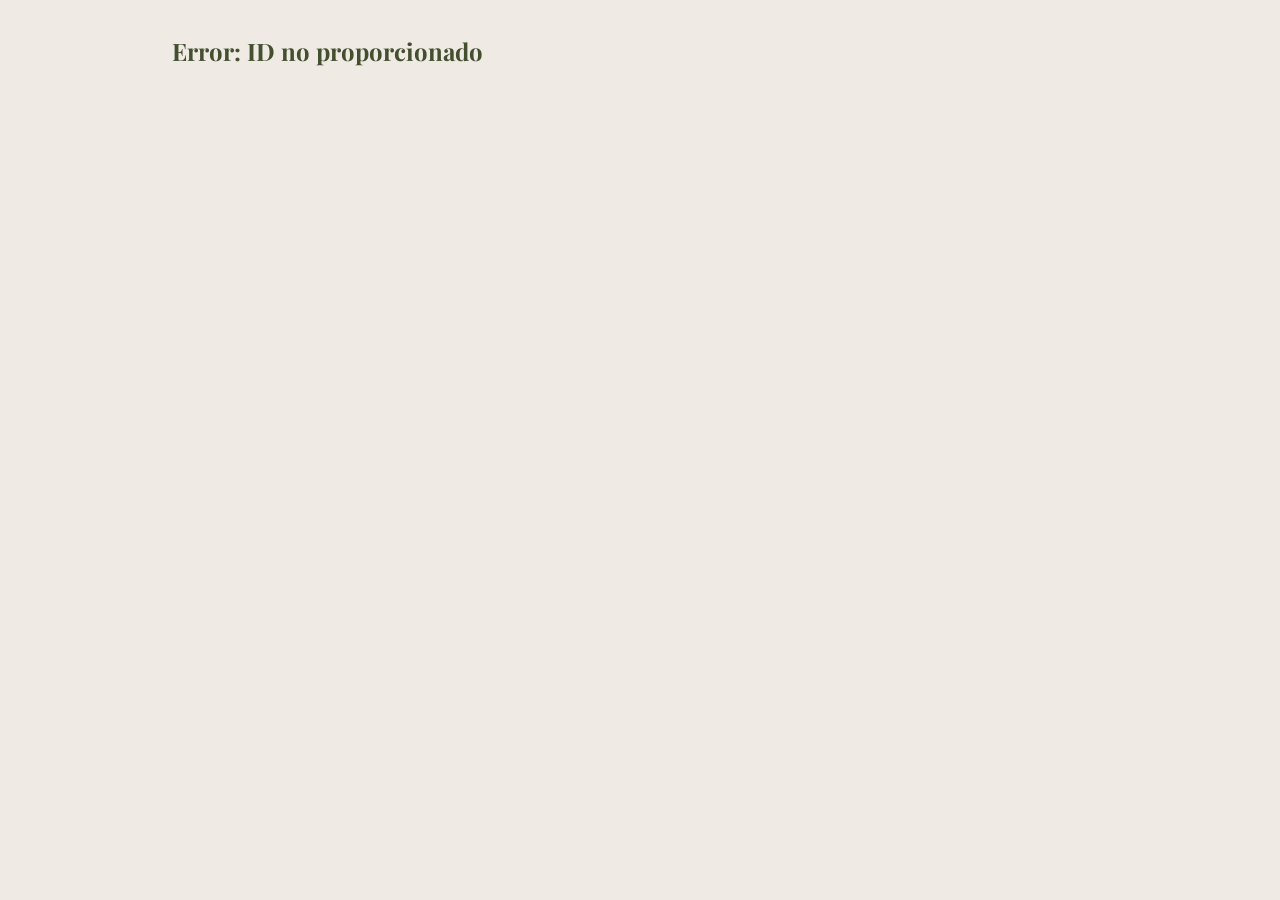
<file: somos/detalle_productor.html>
<!DOCTYPE html>
<html lang="es">

<head>
    <meta charset="UTF-8">
    <meta name="viewport" content="width=device-width, initial-scale=1.0">
    <title>Detalle del Productor | Somos Sumapaz</title>
    <!-- Google Fonts -->
    <link rel="preconnect" href="https://fonts.googleapis.com">
    <link rel="preconnect" href="https://fonts.gstatic.com" crossorigin>
    <link href="https://fonts.googleapis.com/css2?family=Inter:wght@400;500;600;700&family=Playfair+Display:wght@700&display=swap" rel="stylesheet">
    <link rel="stylesheet" href="assets/styles.css">
    <style>
        :root {
            --primary-green: #444F2F;
            --accent-gold: #FBF4DE;
            --bg-sand: #EFEBE4;
        }

        body {
            background-color: var(--bg-sand);
            font-family: 'Inter', sans-serif;
            color: #333;
            margin: 0;
            padding: 0;
        }

        .container {
            max-width: 1000px;
            margin: 0 auto;
            padding: 2rem;
        }

        .header-section {
            display: flex;
            justify-content: space-between;
            align-items: center;
            margin-bottom: 2rem;
        }

        .serif {
            font-family: 'Playfair Display', serif;
            color: var(--primary-green);
        }

        .btn-back {
            text-decoration: none;
            color: var(--primary-green);
            font-weight: 600;
            display: flex;
            align-items: center;
            gap: 0.5rem;
        }

        .dashboard-grid {
            display: grid;
            grid-template-columns: repeat(auto-fit, minmax(300px, 1fr));
            gap: 1.5rem;
        }

        .card {
            background: white;
            padding: 1.5rem;
            border-radius: 12px;
            box-shadow: 0 4px 12px rgba(0,0,0,0.05);
            border: 1px solid rgba(0,0,0,0.05);
        }

        .card-title {
            font-size: 1.1rem;
            font-weight: 700;
            color: var(--primary-green);
            margin-bottom: 1rem;
            border-bottom: 2px solid var(--bg-sand);
            padding-bottom: 0.5rem;
            display: flex;
            align-items: center;
            gap: 0.5rem;
        }

        .info-item {
            margin-bottom: 0.75rem;
        }

        .info-label {
            font-size: 0.85rem;
            color: #666;
            font-weight: 600;
            text-transform: uppercase;
            display: block;
        }

        .info-value {
            font-size: 1rem;
            color: #333;
        }

        .tag-container {
            display: flex;
            flex-wrap: wrap;
            gap: 0.5rem;
        }

        .tag {
            background-color: var(--bg-sand);
            color: var(--primary-green);
            padding: 0.25rem 0.75rem;
            border-radius: 20px;
            font-size: 0.85rem;
            font-weight: 600;
        }

        .full-width {
            grid-column: 1 / -1;
        }

        .status-badge {
            padding: 0.25rem 0.75rem;
            border-radius: 20px;
            font-size: 0.8rem;
            font-weight: 700;
            text-transform: uppercase;
        }

        .status-characterized {
            background-color: #D1E7DD;
            color: #0F5132;
        }

        .loading-container {
            display: flex;
            justify-content: center;
            align-items: center;
            height: 50vh;
        }
    </style>
</head>

<body>
    <div class="container" id="main-content">
        <div class="loading-container" id="loading">
            <h2 class="serif">Cargando detalles...</h2>
        </div>
    </div>

    <script>
        document.addEventListener('DOMContentLoaded', async () => {
            const params = new URLSearchParams(window.location.search);
            const id = params.get('id');

            if (!id) {
                document.getElementById('main-content').innerHTML = '<h2 class="serif">Error: ID no proporcionado</h2>';
                return;
            }

            try {
                const response = await fetch('api/get_productor_detalle.php?id=' + id);
                const result = await response.json();

                if (result.success) {
                    renderDetail(result.data);
                } else {
                    document.getElementById('main-content').innerHTML = `<h2 class="serif">Error: ${result.error}</h2>`;
                }
            } catch (error) {
                console.error('Error fetching detail:', error);
                document.getElementById('main-content').innerHTML = '<h2 class="serif">Error de red al cargar detalles</h2>';
            }
        });

        function renderDetail(data) {
            const container = document.getElementById('main-content');
            const info = data.info;

            container.innerHTML = `
                <div class="header-section">
                    <a href="productores_registrados.html" class="btn-back">← Volver al Listado</a>
                    <h1 class="serif" style="margin: 0;">Ficha Técnica: ${info.nombre_completo}</h1>
                </div>

                <div class="dashboard-grid">
                    <!-- General Info -->
                    <div class="card full-width">
                        <div class="card-title">👤 Información General</div>
                        <div style="display: grid; grid-template-columns: repeat(auto-fit, minmax(200px, 1fr)); gap: 1rem;">
                            <div class="info-item">
                                <span class="info-label">Documento</span>
                                <span class="info-value">${info.tipo_documento} ${info.numero_documento}</span>
                            </div>
                            <div class="info-item">
                                <span class="info-label">Fecha de Nacimiento</span>
                                <span class="info-value">${info.fecha_nacimiento}</span>
                            </div>
                            <div class="info-item">
                                <span class="info-label">Teléfono</span>
                                <span class="info-value">${info.telefono}</span>
                            </div>
                            <div class="info-item">
                                <span class="info-label">Correo</span>
                                <span class="info-value">${info.correo_electronico || 'No registrado'}</span>
                            </div>
                            <div class="info-item">
                                <span class="info-label">Vereda</span>
                                <span class="info-value">${info.vereda}</span>
                            </div>
                            <div class="info-item">
                                <span class="info-label">Predio</span>
                                <span class="info-value">${info.nombre_predio}</span>
                            </div>
                        </div>
                    </div>

                    <!-- Characterization Details -->
                    <div class="card">
                        <div class="card-title">📝 Estado de Caracterización</div>
                        <div class="info-item">
                            <span class="info-label">Estado</span>
                            <span class="status-badge status-characterized">Caracterizado</span>
                        </div>
                        <div class="info-item">
                            <span class="info-label">Fecha Registro</span>
                            <span class="info-value">${info.fecha_registro || info.fecha_creacion}</span>
                        </div>
                        <div class="info-item">
                            <span class="info-label">Sexo</span>
                            <span class="info-value">${info.sexo || '-'}</span>
                        </div>
                        <div class="info-item">
                            <span class="info-label">Orientación Sexual</span>
                            <span class="info-value">${info.orientacion_sexual || '-'}</span>
                        </div>
                        <div class="info-item">
                            <span class="info-label">Escolaridad</span>
                            <span class="info-value">${info.escolaridad || '-'}</span>
                        </div>
                    </div>

                    <!-- Population Groups -->
                    <div class="card">
                        <div class="card-title">👥 Grupos Poblacionales</div>
                        <div class="tag-container" id="grupos-container">
                            ${renderTags(data.grupos)}
                        </div>
                    </div>

                    <!-- Financing -->
                    <div class="card">
                        <div class="card-title">💰 Fuentes de Financiamiento</div>
                        <div class="tag-container" id="financiamiento-container">
                            ${renderTags(data.financiamiento)}
                        </div>
                    </div>

                    <!-- Difficulties -->
                    <div class="card">
                        <div class="card-title">⚠️ Dificultades / Retos</div>
                        <div class="tag-container" id="dificultades-container">
                            ${renderTags(data.dificultades)}
                        </div>
                    </div>

                    <!-- Certifications -->
                    <div class="card">
                        <div class="card-title">📜 Certificaciones</div>
                        <div class="tag-container" id="certificaciones-container">
                            ${renderTags(data.certificaciones)}
                        </div>
                    </div>

                    <!-- Disabilities -->
                    <div class="card">
                        <div class="card-title">♿ Discapacidades</div>
                        <div class="tag-container" id="discapacidades-container">
                            ${renderTags(data.discapacidades)}
                        </div>
                    </div>
                </div>
            `;
        }

        function renderTags(items) {
            if (!items || items.length === 0) return '<span style="color: #999; font-style: italic;">Ninguno registrado</span>';
            return items.map(item => `<span class="tag">${item}</span>`).join('');
        }
    </script>
</body>

</html>
</file>
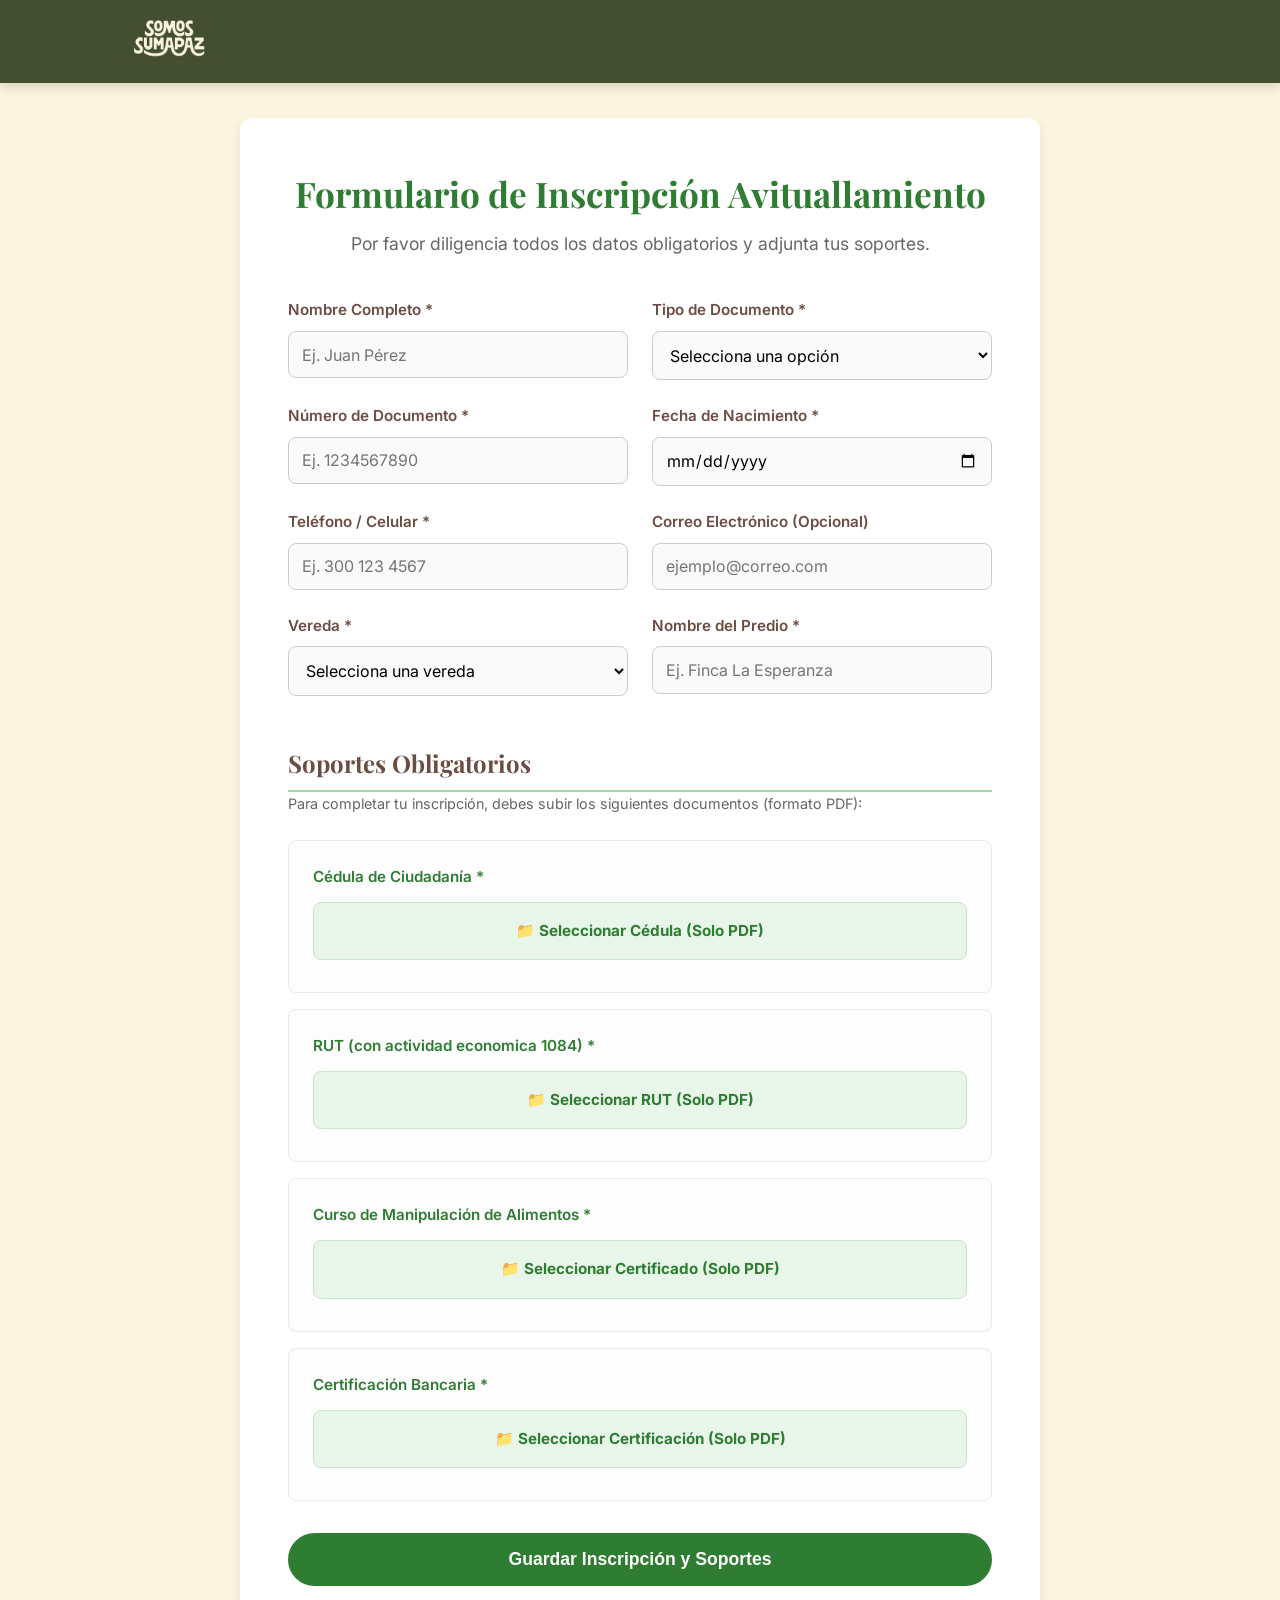
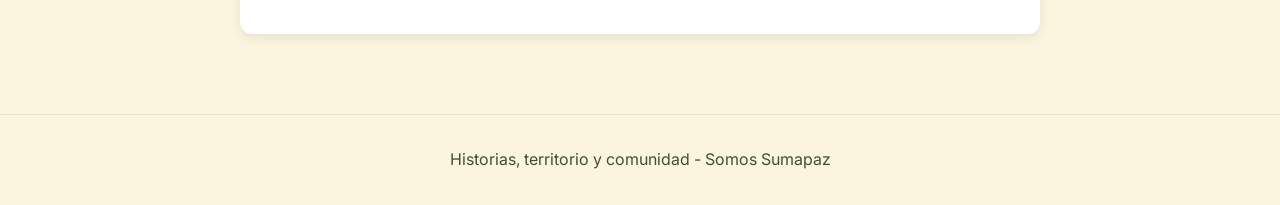
<file: somos/inscripcion_avituallamiento.html>
<!DOCTYPE html>
<html lang="es">

<head>
    <meta charset="UTF-8">
    <meta name="viewport" content="width=device-width, initial-scale=1.0">
    <title>Inscripción Avituallamiento | Somos Sumapaz</title>
    <!-- Google Fonts -->
    <link rel="preconnect" href="https://fonts.googleapis.com">
    <link rel="preconnect" href="https://fonts.gstatic.com" crossorigin>
    <link
        href="https://fonts.googleapis.com/css2?family=Inter:wght@400;500;600;700&family=Playfair+Display:wght@700&display=swap"
        rel="stylesheet">
    <!-- Static Cache-Busting -->
    <script>
        const timestamp = new Date().getTime();
        document.write(`<link rel="stylesheet" href="assets/styles.css?v=${timestamp}">`);
    </script>
</head>

<body>
    <!-- Static Header -->
    <header id="main-header">
        <nav class="navbar-custom">
            <div class="container" style="display: flex; align-items: center;">

                <a href="index.html">
                    <img src="assets/logo_somossumapaz.png" alt="Somos Sumapaz" class="logo-img">
                </a>

                <div class="search-container"
                    style="margin-left: auto; display: flex; align-items: center; gap: 1.5rem;">

                    <!-- Admin Options -->
                    <div id="header-auth-container" style="display: none; align-items: center; gap: 1rem;">
                        <a href="productores_registrados.html" class="nav-link-btn" id="btn-dashboard"
                            style="margin: 0; background-color: transparent; color: #FBF4DE; border: none; font-weight: 600; padding: 8px 14px; border-radius: 6px;">
                            Dashboard
                        </a>

                        <button onclick="logout()" class="nav-link-btn" id="btn-logout"
                            style="margin: 0; background-color: transparent; cursor: pointer; color: #FBF4DE; border: none; padding: 8px; border-radius: 6px;"
                            title="Cerrar Sesión">
                            <svg fill="none" viewBox="0 0 24 24" stroke="#FBF4DE" stroke-width="2"
                                style="width: 24px; height: 24px; transform: scaleX(-1);">
                                <path stroke-linecap="round" stroke-linejoin="round"
                                    d="M11 16l-4-4m0 0l4-4m-4 4h14m-5 4v1a3 3 0 01-3 3H6a3 3 0 01-3-3V7a3 3 0 013-3h7a3 3 0 013 3v1" />
                            </svg>
                        </button>
                    </div>
                </div>
            </div>
        </nav>
    </header>

    <main class="container" style="padding-top: 3rem; padding-bottom: 5rem;">
        <div class="form-wrapper">
            <h1 class="serif form-title" id="page-title">Formulario de Inscripción Avituallamiento</h1>
            <p class="form-subtitle" id="page-subtitle"> Por favor diligencia todos los datos obligatorios y adjunta tus
                soportes.</p>

            <form id="inscripcion-form" class="custom-form" enctype="multipart/form-data">
                <div class="form-grid">
                    <div class="form-group">
                        <label for="nombre">Nombre Completo *</label>
                        <input type="text" id="nombre_completo" name="nombre_completo" required
                            placeholder="Ej. Juan Pérez">
                    </div>

                    <div class="form-group">
                        <label for="tipo_documento">Tipo de Documento *</label>
                        <select id="tipo_documento" name="tipo_documento" required>
                            <option value="" disabled selected>Selecciona una opción</option>
                            <option value="Cédula de Ciudadanía">Cédula de Ciudadanía</option>
                            <option value="Pasaporte">Pasaporte</option>
                            <option value="NIT">NIT</option>
                            <option value="Cédula de Extranjería">Cédula de Extranjería</option>
                        </select>
                    </div>

                    <div class="form-group">
                        <label for="numero_documento">Número de Documento *</label>
                        <input type="text" id="numero_documento" name="numero_documento" required
                            placeholder="Ej. 1234567890">
                    </div>

                    <div class="form-group">
                        <label for="fecha_nacimiento">Fecha de Nacimiento *</label>
                        <input type="date" id="fecha_nacimiento" name="fecha_nacimiento" required>
                    </div>

                    <div class="form-group">
                        <label for="telefono">Teléfono / Celular *</label>
                        <input type="tel" id="telefono" name="telefono" required placeholder="Ej. 300 123 4567">
                    </div>

                    <div class="form-group">
                        <label for="correo_electronico">Correo Electrónico (Opcional)</label>
                        <input type="email" id="correo_electronico" name="correo_electronico"
                            placeholder="ejemplo@correo.com">
                    </div>

                    <div class="form-group">
                        <label for="vereda">Vereda *</label>
                        <select id="vereda" name="vereda" required>
                            <option value="" disabled selected>Selecciona una vereda</option>
                            <option value="SAN JOSE">SAN JOSE</option>
                            <option value="NUEVA GRANADA">NUEVA GRANADA</option>
                            <option value="CONCEPCION">CONCEPCION</option>
                            <option value="TUNAL ALTO">TUNAL ALTO</option>
                            <option value="LAGUNITAS">LAGUNITAS</option>
                            <option value="TUNAL BAJO">TUNAL BAJO</option>
                            <option value="LA UNION">LA UNION URBANO</option>
                            <option value="CHORRERAS">CHORRERAS</option>
                            <option value="SANTO DOMINGO">SANTO DOMINGO</option>
                            <option value="LAS VEGAS">LAS VEGAS</option>
                            <option value="SAN JUAN">SAN JUAN</option>
                            <option value="CAPITOLIO">CAPITOLIO</option>
                            <option value="EL TOLDO">EL TOLDO</option>
                            <option value="LAS SOPAS">LAS SOPAS</option>
                            <option value="LOS RIOS">LOS RIOS</option>
                            <option value="SAN ANTONIO">SAN ANTONIO</option>
                            <option value="LAS PALMAS">LAS PALMAS</option>
                            <option value="LAS ANIMAS">LAS ANIMAS</option>
                            <option value="LAS AURAS">LAS AURAS</option>
                            <option value="NAZARETH">NAZARETH URBANO</option>
                            <option value="TAQUECITOS">TAQUECITOS</option>
                            <option value="PEÑALIZA">PEÑALIZA</option>
                            <option value="LAGUNA VERDE">LAGUNA VERDE</option>
                            <option value="RAIZAL">RAIZAL</option>
                            <option value="SANTA ROSA">SANTA ROSA</option>
                            <option value="BETANIA">BETANIA</option>
                            <option value="EL ITSMO">EL ITSMO</option>
                            <option value="EL TABACO">EL TABACO</option>
                        </select>
                    </div>

                    <div class="form-group">
                        <label for="nombre_predio">Nombre del Predio *</label>
                        <input type="text" id="nombre_predio" name="nombre_predio" required
                            placeholder="Ej. Finca La Esperanza">
                    </div>
                </div>

                <div style="margin-top: 3rem; margin-bottom: 2rem;">
                    <h2 class="serif section-title"
                        style="color: var(--earth-brown); border-bottom: 2px solid var(--light-green); padding-bottom: 0.5rem;">
                        Soportes Obligatorios</h2>
                    <p style="color: #666; font-size: 0.9rem; margin-bottom: 1.5rem;">Para completar tu inscripción,
                        debes subir los siguientes documentos (formato PDF):</p>

                    <div style="display: flex; flex-direction: column; gap: 1rem;">
                        <!-- Cédula -->
                        <div class="form-group"
                            style="background: #fdfdfd; padding: 1.5rem; border: 1px solid #eaeaea; border-radius: 8px;">
                            <label
                                style="color: var(--primary-green); font-weight: 600; margin-bottom: 0.8rem; display: block;">Cédula
                                de Ciudadanía
                                *</label>
                            <label for="id_cedula"
                                style="display: flex; align-items: center; justify-content: center; width: 100%; padding: 1rem; background: #e8f5e9; color: var(--primary-green); font-weight: bold; border-radius: 8px; cursor: pointer; border: 1px solid #c8e6c9; text-align: center; transition: background 0.2s;">
                                <span>📁 Seleccionar Cédula (Solo PDF)</span>
                            </label>
                            <input type="file" id="id_cedula" name="id_cedula" accept=".pdf" style="display: none;"
                                onchange="this.previousElementSibling.querySelector('span').textContent = '✅ ' + (this.files[0] ? this.files[0].name : 'Seleccionar Cédula (Solo PDF)')">
                        </div>

                        <!-- RUT -->
                        <div class="form-group"
                            style="background: #fdfdfd; padding: 1.5rem; border: 1px solid #eaeaea; border-radius: 8px;">
                            <label
                                style="color: var(--primary-green); font-weight: 600; margin-bottom: 0.8rem; display: block;">RUT
                                (con actividad economica 1084)
                                *</label>
                            <label for="id_rut"
                                style="display: flex; align-items: center; justify-content: center; width: 100%; padding: 1rem; background: #e8f5e9; color: var(--primary-green); font-weight: bold; border-radius: 8px; cursor: pointer; border: 1px solid #c8e6c9; text-align: center; transition: background 0.2s;">
                                <span>📁 Seleccionar RUT (Solo PDF)</span>
                            </label>
                            <input type="file" id="id_rut" name="id_rut" accept=".pdf" style="display: none;"
                                onchange="this.previousElementSibling.querySelector('span').textContent = '✅ ' + (this.files[0] ? this.files[0].name : 'Seleccionar RUT (Solo PDF)')">
                        </div>

                        <!-- Curso Manipulación -->
                        <div class="form-group"
                            style="background: #fdfdfd; padding: 1.5rem; border: 1px solid #eaeaea; border-radius: 8px;">
                            <label
                                style="color: var(--primary-green); font-weight: 600; margin-bottom: 0.8rem; display: block;">Curso
                                de Manipulación de Alimentos *</label>
                            <label for="id_curso_manipulacion"
                                style="display: flex; align-items: center; justify-content: center; width: 100%; padding: 1rem; background: #e8f5e9; color: var(--primary-green); font-weight: bold; border-radius: 8px; cursor: pointer; border: 1px solid #c8e6c9; text-align: center; transition: background 0.2s;">
                                <span>📁 Seleccionar Certificado (Solo PDF)</span>
                            </label>
                            <input type="file" id="id_curso_manipulacion" name="id_curso_manipulacion" accept=".pdf"
                                style="display: none;"
                                onchange="this.previousElementSibling.querySelector('span').textContent = '✅ ' + (this.files[0] ? this.files[0].name : 'Seleccionar Certificado (Solo PDF)')">
                        </div>

                        <!-- Certificación Bancaria -->
                        <div class="form-group"
                            style="background: #fdfdfd; padding: 1.5rem; border: 1px solid #eaeaea; border-radius: 8px;">
                            <label
                                style="color: var(--primary-green); font-weight: 600; margin-bottom: 0.8rem; display: block;">Certificación
                                Bancaria *</label>
                            <label for="id_certificacion_bancaria"
                                style="display: flex; align-items: center; justify-content: center; width: 100%; padding: 1rem; background: #e8f5e9; color: var(--primary-green); font-weight: bold; border-radius: 8px; cursor: pointer; border: 1px solid #c8e6c9; text-align: center; transition: background 0.2s;">
                                <span>📁 Seleccionar Certificación (Solo PDF)</span>
                            </label>
                            <input type="file" id="id_certificacion_bancaria" name="id_certificacion_bancaria"
                                accept=".pdf" style="display: none;"
                                onchange="this.previousElementSibling.querySelector('span').textContent = '✅ ' + (this.files[0] ? this.files[0].name : 'Seleccionar Certificación (Solo PDF)')">
                        </div>
                    </div>
                </div>

                <div class="form-submit-container" id="create-actions">
                    <button type="submit" class="btn btn-submit" id="submit-btn-main"
                        style="width: 100%; font-size: 1.1rem; padding: 1rem;">Guardar Inscripción y Soportes</button>
                </div>
            </form>
        </div>
    </main>

    <!-- Custom Success Modal -->
    <div id="success-modal" class="modal-overlay">
        <div class="modal-content">
            <div class="modal-icon">
                <img src="assets/logo_somossumapaz.png" alt="Exito" style="width: 80px; height: auto;">
            </div>
            <h2 class="serif modal-title" id="success-title">¡Inscripción Exitosa!</h2>
            <p class="modal-text" id="success-message">Tus datos y soportes han sido guardados correctamente en el
                sistema.</p>
            <button id="modal-close-btn" class="btn btn-submit" style="width: 100%; margin-top: 1.5rem;">Cerrar</button>
        </div>
    </div>

    <!-- Custom Error Modal -->
    <div id="error-modal" class="modal-overlay">
        <div class="modal-content">
            <div class="modal-icon" style="background: #444F2F;">
                <img src="assets/logo_somossumapaz.png" alt="Error"
                    style="width: 80px; height: auto; filter: grayscale(100%);">
            </div>
            <h2 class="serif modal-title" style="color: #D32F2F;">Aviso</h2>
            <p id="error-modal-text" class="modal-text">Ocurrió un error inesperado al enviar la inscripción.</p>
            <button id="error-close-btn" class="btn btn-submit"
                style="width: 100%; margin-top: 1.5rem; background-color: #D32F2F;">Cerrar</button>
        </div>
    </div>

    <!-- App Logic -->
    <script>
        document.addEventListener('DOMContentLoaded', async () => {
            // Check auth visibility
            try {
                const authRes = await fetch('api/check_auth.php');
                const authResult = await authRes.json();
                if (authRes.ok && authResult.authenticated) {
                    document.getElementById('header-auth-container').style.display = 'flex';
                }
            } catch (error) {
                console.error('Error checking auth:', error);
            }
        });

        document.getElementById('inscripcion-form').addEventListener('submit', async function (e) {
            e.preventDefault();

            // Validate specifically for files
            const cedulaFile = document.getElementById('id_cedula').files.length;
            const rutFile = document.getElementById('id_rut').files.length;
            const cursoFile = document.getElementById('id_curso_manipulacion').files.length;
            const certFile = document.getElementById('id_certificacion_bancaria').files.length;

            if (!cedulaFile || !rutFile || !cursoFile || !certFile) {
                document.getElementById('error-modal-text').textContent = 'Debe anexar todos los soportes para guardar inscripción';
                document.getElementById('error-modal').classList.add('active');
                return;
            }

            const submitBtn = document.getElementById('submit-btn-main');
            const originalText = submitBtn.textContent;
            submitBtn.disabled = true;
            submitBtn.textContent = 'Guardando y subiendo archivos...';

            const formData = new FormData(this);

            try {
                const response = await fetch('api/submit_avituallamiento.php', {
                    method: 'POST',
                    body: formData // Sending FormData directly for file upload support
                });

                const result = await response.json();

                if (response.ok && result.success) {
                    document.getElementById('success-modal').classList.add('active');
                    this.reset();
                    // Ocultamos texto custom de archivos en los labels
                    document.querySelectorAll('input[type="file"]').forEach(input => {
                        const span = input.previousElementSibling.querySelector('span');
                        if (span) {
                            if (input.id === 'id_cedula') span.textContent = '📁 Seleccionar Cédula (Solo PDF)';
                            if (input.id === 'id_rut') span.textContent = '📁 Seleccionar RUT (Solo PDF)';
                            if (input.id === 'id_curso_manipulacion') span.textContent = '📁 Seleccionar Certificado (Solo PDF)';
                            if (input.id === 'id_certificacion_bancaria') span.textContent = '📁 Seleccionar Certificación (Solo PDF)';
                        }
                    });
                } else {
                    document.getElementById('error-modal-text').textContent = result.error || 'Ocurrió un problema al guardar la información.';
                    document.getElementById('error-modal').classList.add('active');
                }
            } catch (error) {
                console.error('Error enviando formulario:', error);
                document.getElementById('error-modal-text').textContent = 'Ocurrió un error de red o de servidor al intentar enviar el formulario.';
                document.getElementById('error-modal').classList.add('active');
            } finally {
                submitBtn.disabled = false;
                submitBtn.textContent = originalText;
            }
        });

        document.getElementById('modal-close-btn').addEventListener('click', function () {
            document.getElementById('success-modal').classList.remove('active');
            // Eliminado redirección al dashboard
        });

        document.getElementById('error-close-btn').addEventListener('click', function () {
            document.getElementById('error-modal').classList.remove('active');
        });
    </script>
    <script type="module" src="assets/main.js"></script>
</body>

</html>
</file>
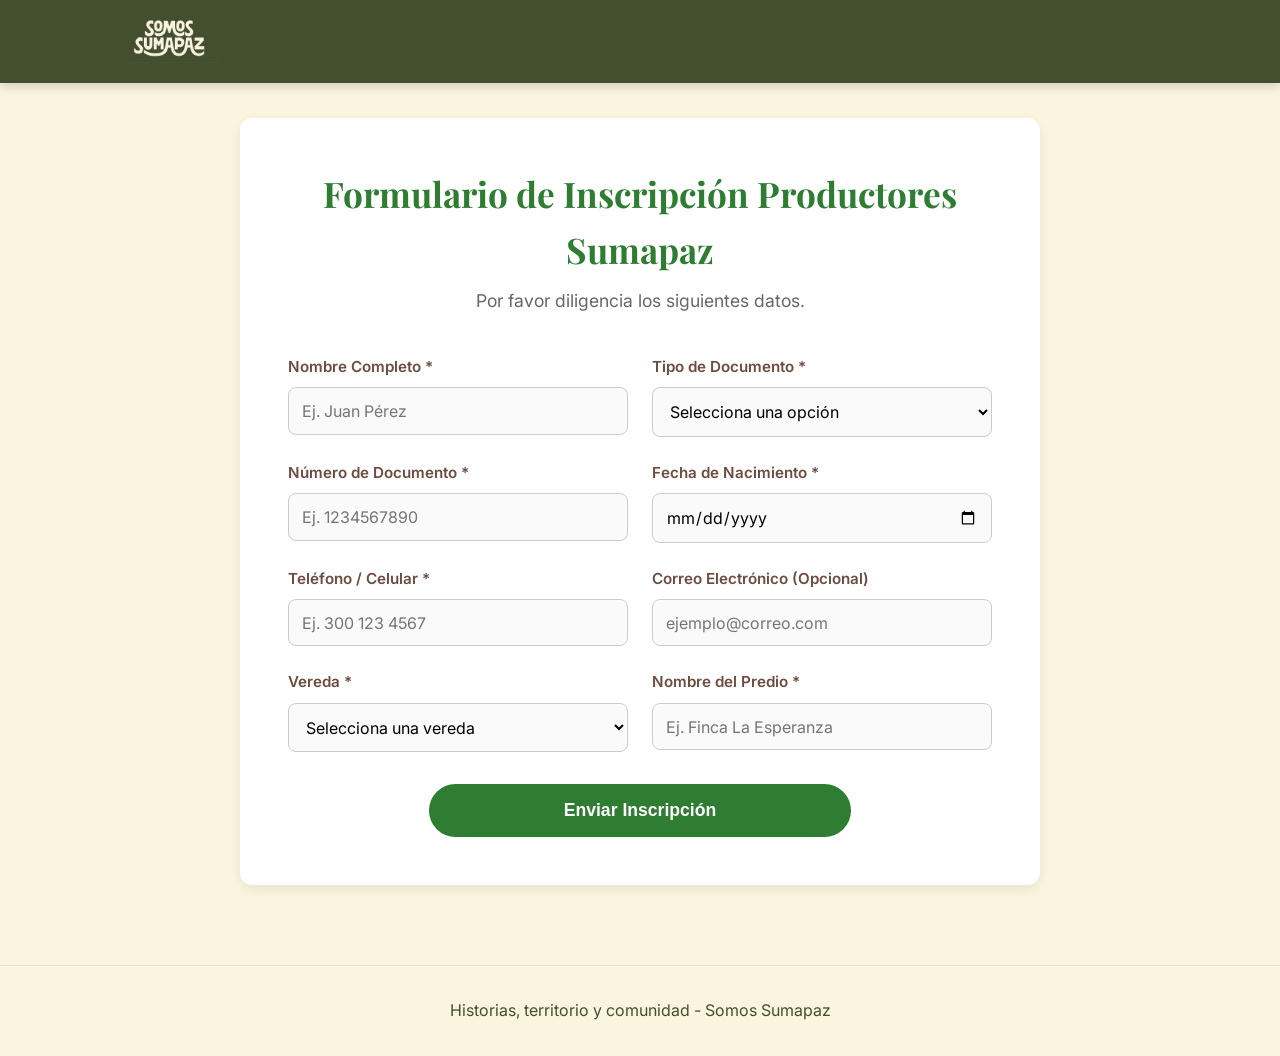
<file: somos/inscripcion_productores.html>
<!DOCTYPE html>
<html lang="es">

<head>
    <meta charset="UTF-8">
    <meta name="viewport" content="width=device-width, initial-scale=1.0">
    <title>Inscripción | Somos Sumapaz</title>
    <!-- Google Fonts -->
    <link rel="preconnect" href="https://fonts.googleapis.com">
    <link rel="preconnect" href="https://fonts.gstatic.com" crossorigin>
    <link
        href="https://fonts.googleapis.com/css2?family=Inter:wght@400;500;600;700&family=Playfair+Display:wght@700&display=swap"
        rel="stylesheet">
    <!-- Static Cache-Busting -->
    <script>
        const timestamp = new Date().getTime();
        document.write(`<link rel="stylesheet" href="assets/styles.css?v=${timestamp}">`);
    </script>
</head>

<body>
    <!-- Static Header -->
    <header id="main-header">
        <nav class="navbar-custom">
            <div class="container" style="display: flex; align-items: center;">

                <a href="index.html">
                    <img src="assets/logo_somossumapaz.png" alt="Somos Sumapaz" class="logo-img">
                </a>

                <div class="search-container"
                    style="margin-left: auto; display: flex; align-items: center; gap: 1.5rem;">

                    <!-- Admin Options (Login / Dashboard / Inscripción) -->
                    <div id="header-auth-container" style="display: none; align-items: center; gap: 1rem;">

                        <a href="inscripcion_productores.html" class="nav-link-btn" id="btn-register"
                            style="margin: 0; background-color: transparent; color: #FBF4DE; border: none; font-weight: 600; padding: 8px 14px; border-radius: 6px;">
                            Registrar Productor
                        </a>

                        <a href="inscripcion_avituallamiento.html" class="nav-link-btn" id="btn-avituallamiento"
                            style="margin: 0; background-color: transparent; color: #FBF4DE; border: none; font-weight: 600; padding: 8px 14px; border-radius: 6px;">
                            Avituallamiento
                        </a>

                        <a href="productores_registrados.html" class="nav-link-btn" id="btn-dashboard"
                            style="margin: 0; background-color: transparent; color: #FBF4DE; border: none; font-weight: 600; padding: 8px 14px; border-radius: 6px;">
                            Dashboard
                        </a>

                        <button onclick="logout()" class="nav-link-btn" id="btn-logout"
                            style="margin: 0; background-color: transparent; cursor: pointer; color: #FBF4DE; border: none; padding: 8px; border-radius: 6px;"
                            title="Cerrar Sesión">

                            <svg fill="none" viewBox="0 0 24 24" stroke="#FBF4DE" stroke-width="2"
                                style="width: 24px; height: 24px; transform: scaleX(-1);">

                                <path stroke-linecap="round" stroke-linejoin="round"
                                    d="M11 16l-4-4m0 0l4-4m-4 4h14m-5 4v1a3 3 0 01-3 3H6a3 3 0 01-3-3V7a3 3 0 013-3h7a3 3 0 013 3v1" />
                            </svg>

                        </button>

                    </div>
                </div>
            </div>
        </nav>
    </header>

    <main class="container" style="padding-top: 3rem; padding-bottom: 5rem;">
        <div class="form-wrapper">
            <h1 class="serif form-title" id="page-title">Formulario de Inscripción Productores Sumapaz</h1>
            <p class="form-subtitle" id="page-subtitle"> Por favor diligencia los siguientes datos.</p>

            <form id="inscripcion-form" class="custom-form">
                <div class="form-grid">
                    <div class="form-group">
                        <label for="nombre">Nombre Completo *</label>
                        <input type="text" id="nombre" name="nombre" required placeholder="Ej. Juan Pérez">
                    </div>

                    <div class="form-group">
                        <label for="tipo_documento">Tipo de Documento *</label>
                        <select id="tipo_documento" name="tipo_documento" required>
                            <option value="" disabled selected>Selecciona una opción</option>
                            <option value="Cédula de Ciudadanía">Cédula de Ciudadanía</option>
                            <option value="Pasaporte">Pasaporte</option>
                            <option value="NIT">NIT</option>
                            <option value="Cédula de Extranjería">Cédula de Extranjería</option>
                        </select>
                    </div>

                    <div class="form-group">
                        <label for="cedula">Número de Documento *</label>
                        <input type="text" id="cedula" name="cedula" required placeholder="Ej. 1234567890">
                    </div>

                    <div class="form-group">
                        <label for="fecha_nacimiento">Fecha de Nacimiento *</label>
                        <input type="date" id="fecha_nacimiento" name="fecha_nacimiento" required>
                    </div>

                    <div class="form-group">
                        <label for="telefono">Teléfono / Celular *</label>
                        <input type="tel" id="telefono" name="telefono" required placeholder="Ej. 300 123 4567">
                    </div>

                    <div class="form-group">
                        <label for="correo">Correo Electrónico (Opcional)</label>
                        <input type="email" id="correo" name="correo" placeholder="ejemplo@correo.com">
                    </div>

                    <div class="form-group">
                        <label for="vereda">Vereda *</label>
                        <select id="vereda" name="vereda" required>
                            <option value="" disabled selected>Selecciona una vereda</option>
                            <option value="SAN JOSE">SAN JOSE</option>
                            <option value="NUEVA GRANADA">NUEVA GRANADA</option>
                            <option value="CONCEPCION">CONCEPCION</option>
                            <option value="TUNAL ALTO">TUNAL ALTO</option>
                            <option value="LAGUNITAS">LAGUNITAS</option>
                            <option value="TUNAL BAJO">TUNAL BAJO</option>
                            <option value="LA UNION">LA UNION URBANO</option>
                            <option value="CHORRERAS">CHORRERAS</option>
                            <option value="SANTO DOMINGO">SANTO DOMINGO</option>
                            <option value="LAS VEGAS">LAS VEGAS</option>
                            <option value="SAN JUAN">SAN JUAN</option>
                            <option value="CAPITOLIO">CAPITOLIO</option>
                            <option value="EL TOLDO">EL TOLDO</option>
                            <option value="LAS SOPAS">LAS SOPAS</option>
                            <option value="LOS RIOS">LOS RIOS</option>
                            <option value="SAN ANTONIO">SAN ANTONIO</option>
                            <option value="LAS PALMAS">LAS PALMAS</option>
                            <option value="LAS ANIMAS">LAS ANIMAS</option>
                            <option value="LAS AURAS">LAS AURAS</option>
                            <option value="NAZARETH">NAZARETH URBANO</option>
                            <option value="TAQUECITOS">TAQUECITOS</option>
                            <option value="PEÑALIZA">PEÑALIZA</option>
                            <option value="LAGUNA VERDE">LAGUNA VERDE</option>
                            <option value="RAIZAL">RAIZAL</option>
                            <option value="SANTA ROSA">SANTA ROSA</option>
                            <option value="BETANIA">BETANIA</option>
                            <option value="EL ITSMO">EL ITSMO</option>
                            <option value="EL TABACO">EL TABACO</option>
                        </select>
                    </div>

                    <div class="form-group">
                        <label for="nombre_predio">Nombre del Predio *</label>
                        <input type="text" id="nombre_predio" name="nombre_predio" required
                            placeholder="Ej. Finca La Esperanza">
                    </div>
                </div>

                <div class="form-submit-container" id="create-actions">
                    <button type="submit" class="btn btn-submit" id="submit-btn-main">Enviar Inscripción</button>
                </div>

                <div class="form-submit-container" id="edit-actions" style="display: none;">
                    <button type="button" class="btn btn-submit" style="background-color: #757575;"
                        onclick="window.location.href='productores_registrados.html'">Cancelar</button>
                    <button type="submit" class="btn btn-submit" id="submit-btn-edit">Guardar Cambios</button>
                </div>
            </form>
        </div>
    </main>

    <!-- Custom Success Modal -->
    <div id="success-modal" class="modal-overlay">
        <div class="modal-content">
            <div class="modal-icon">
                <img src="assets/logo_somossumapaz.png" alt="Exito" style="width: 80px; height: auto;">
            </div>
            <h2 class="serif modal-title" id="success-title">¡Inscripción Exitosa!</h2>
            <p class="modal-text" id="success-message">Gracias por realizar la inscripción de productores locales.
                Pronto nos pondremos en contacto contigo.</p>
            <button id="modal-close-btn" class="btn btn-submit"
                style="width: 100%; margin-top: 1.5rem;">Aceptar</button>
        </div>
    </div>

    <!-- Custom Error Modal -->
    <div id="error-modal" class="modal-overlay">
        <div class="modal-content">
            <div class="modal-icon" style="background: #444F2F;">
                <img src="assets/logo_somossumapaz.png" alt="Error"
                    style="width: 80px; height: auto; filter: grayscale(100%);">
            </div>
            <h2 class="serif modal-title" style="color: #D32F2F;">Aviso</h2>
            <p id="error-modal-text" class="modal-text">Ocurrió un error inesperado al enviar la inscripción.</p>
            <button id="error-close-btn" class="btn btn-submit"
                style="width: 100%; margin-top: 1.5rem; background-color: #D32F2F;">Cerrar</button>
        </div>
    </div>

    <!-- App Logic -->
    <script>
        let currentEditId = null;

        document.addEventListener('DOMContentLoaded', async () => {

            // --- AUTH CHECK: Do not strictly protect, just show header if logged in ---
            try {
                const authRes = await fetch('api/check_auth.php');
                const authResult = await authRes.json();

                if (authRes.ok && authResult.authenticated) {
                    // Show admin header items since user is logged in
                    document.getElementById('header-auth-container').style.display = 'flex';
                }
            } catch (error) {
                console.error('Error checking auth:', error);
            }
            // ------------------------

            const urlParams = new URLSearchParams(window.location.search);
            const editId = urlParams.get('edit');

            if (editId) {
                currentEditId = editId;

                // Change UI for Edit Mode
                document.getElementById('page-title').textContent = 'Editar Productor';
                document.getElementById('page-subtitle').textContent = 'Actualiza la información del productor seleccionado.';
                document.getElementById('create-actions').style.display = 'none';
                const editActions = document.getElementById('edit-actions');
                editActions.style.display = 'flex';
                editActions.style.gap = '1rem';
                editActions.style.justifyContent = 'center';

                // Fetch existing data
                try {
                    const response = await fetch(`api/get_productor.php?id=${editId}`);
                    const result = await response.json();

                    if (response.ok && result.success) {
                        const p = result.data;
                        document.getElementById('nombre').value = p.nombre_completo;
                        document.getElementById('tipo_documento').value = p.tipo_documento;
                        document.getElementById('cedula').value = p.numero_documento;
                        document.getElementById('fecha_nacimiento').value = p.fecha_nacimiento;
                        document.getElementById('telefono').value = p.telefono;
                        document.getElementById('correo').value = p.correo_electronico || '';
                        document.getElementById('vereda').value = p.vereda;
                        document.getElementById('nombre_predio').value = p.nombre_predio;
                    } else {
                        alert('Error cargando productor: ' + (result.error || 'Desconocido'));
                        window.location.href = 'productores_registrados';
                    }
                } catch (error) {
                    console.error('Error fetching producer:', error);
                    alert('Error de red al intentar cargar la información.');
                }
            }
        });

        document.getElementById('inscripcion-form').addEventListener('submit', async function (e) {
            e.preventDefault();

            const submitBtnId = currentEditId ? 'submit-btn-edit' : 'submit-btn-main';
            const submitBtn = document.getElementById(submitBtnId);
            const originalText = submitBtn.textContent;
            submitBtn.disabled = true;
            submitBtn.textContent = 'Enviando...';

            const formData = new FormData(this);
            const data = Object.fromEntries(formData.entries());

            let apiUrl = 'api/submit_inscripcion.php';
            if (currentEditId) {
                apiUrl = 'api/update_productor.php';
                data.id = currentEditId;
            }

            try {
                const response = await fetch(apiUrl, {
                    method: 'POST', // OR PUT for REST fans, but PHP scripts above use POST internally typically, or we check for both. Actually update_productor handles POST.
                    headers: {
                        'Content-Type': 'application/json'
                    },
                    body: JSON.stringify(data)
                });

                const result = await response.json();

                if (response.ok && result.success) {
                    if (currentEditId) {
                        document.getElementById('success-title').textContent = '¡Actualización Exitosa!';
                        document.getElementById('success-message').textContent = 'Los datos del productor han sido guardados correctamente.';
                    }
                    // Show custom modal
                    document.getElementById('success-modal').classList.add('active');
                } else {
                    document.getElementById('error-modal-text').textContent = result.error || 'Ocurrió un problema al enviar la información.';
                    document.getElementById('error-modal').classList.add('active');
                }
            } catch (error) {
                console.error('Error enviando formulario:', error);
                document.getElementById('error-modal-text').textContent = 'Ocurrió un error de red al intentar enviar el formulario. Por favor, intenta de nuevo más tarde.';
                document.getElementById('error-modal').classList.add('active');
            } finally {
                submitBtn.disabled = false;
                submitBtn.textContent = originalText;
            }
        });

        // Close Modal Logic
        document.getElementById('modal-close-btn').addEventListener('click', function () {
            document.getElementById('success-modal').classList.remove('active');
            if (currentEditId) {
                window.location.href = 'productores_registrados';
            } else {
                document.getElementById('inscripcion-form').reset();
            }
        });

        document.getElementById('error-close-btn').addEventListener('click', function () {
            document.getElementById('error-modal').classList.remove('active');
        });
    </script>
    <script type="module" src="assets/main.js"></script>
</body>

</html>
</file>
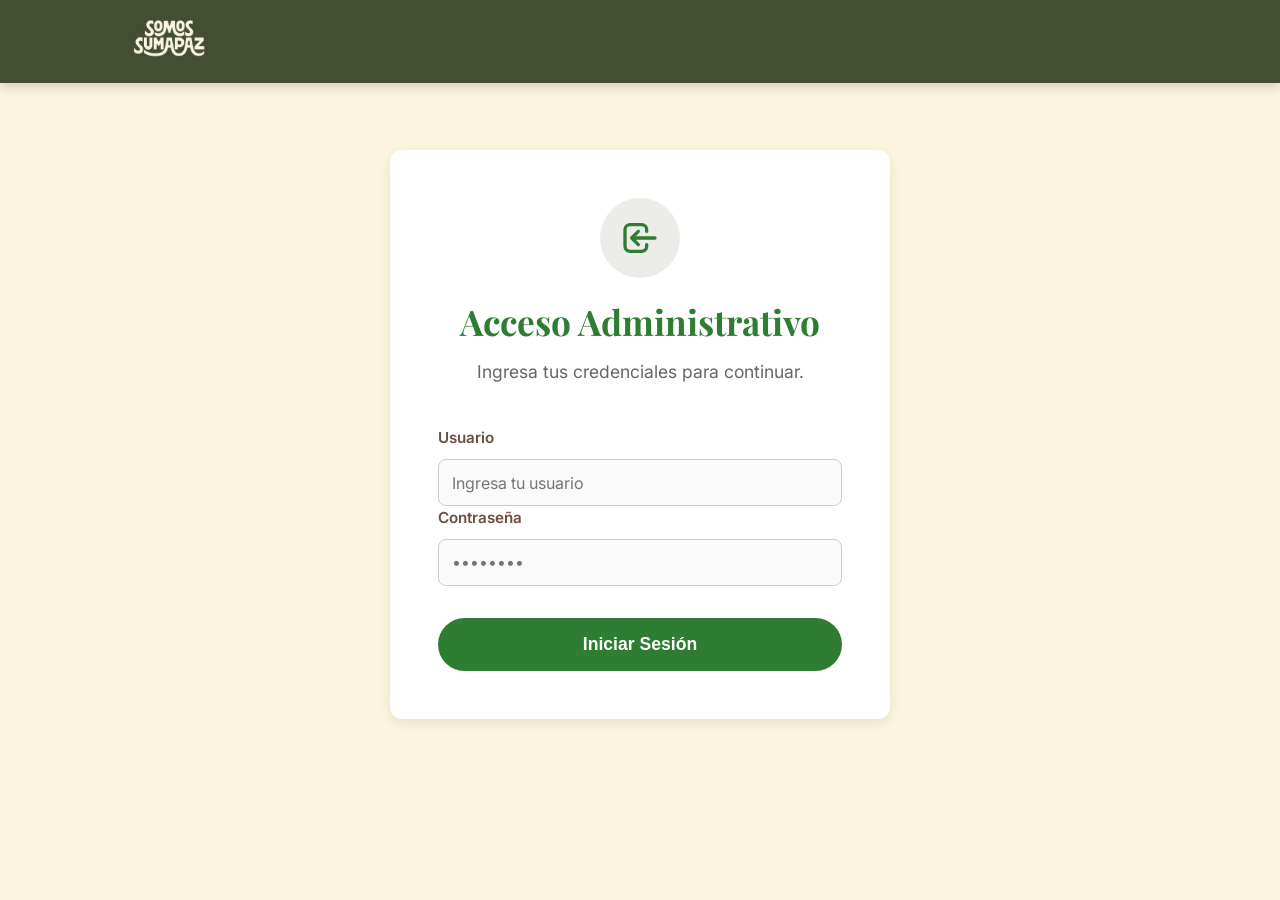
<file: somos/login.html>
<!DOCTYPE html>
<html lang="es">

<head>
    <meta charset="UTF-8">
    <meta name="viewport" content="width=device-width, initial-scale=1.0">
    <title>Acceso Administrador | Somos Sumapaz</title>
    <!-- Google Fonts -->
    <link rel="preconnect" href="https://fonts.googleapis.com">
    <link rel="preconnect" href="https://fonts.gstatic.com" crossorigin>
    <link
        href="https://fonts.googleapis.com/css2?family=Inter:wght@400;500;600;700&family=Playfair+Display:wght@700&display=swap"
        rel="stylesheet">
    <!-- Static Cache-Busting -->
    <script>
        const timestamp = new Date().getTime();
        document.write(`<link rel="stylesheet" href="assets/styles.css?v=${timestamp}">`);
    </script>
</head>

<body>
    <!-- Static Header -->
    <header id="main-header">
        <nav class="navbar-custom">
            <div class="container" style="display: flex; align-items: center; justify-content: flex-start;">
                <a href="index.html">
                    <img src="assets/logo_somossumapaz.png" alt="Somos Sumapaz" class="logo-img">
                </a>
            </div>
        </nav>
    </header>

    <main class="container" style="padding-top: 5rem; padding-bottom: 5rem; display: flex; justify-content: center;">
        <div class="form-wrapper" style="max-width: 500px; width: 100%;">
            <div style="text-align: center; margin-bottom: 2rem;">
                <!-- Login Icon SVG -->
                <div
                    style="display: inline-flex; align-items: center; justify-content: center; width: 80px; height: 80px; background-color: rgba(68, 79, 47, 0.1); border-radius: 50%; color: var(--primary-green); margin-bottom: 1rem;">
                    <svg fill="none" viewBox="0 0 24 24" stroke="currentColor" stroke-width="2"
                        style="width: 40px; height: 40px;">
                        <path stroke-linecap="round" stroke-linejoin="round"
                            d="M11 16l-4-4m0 0l4-4m-4 4h14m-5 4v1a3 3 0 01-3 3H6a3 3 0 01-3-3V7a3 3 0 013-3h7a3 3 0 013 3v1" />
                    </svg>
                </div>
                <h1 class="serif form-title" style="margin-bottom: 0.5rem;">Acceso Administrativo</h1>
                <p class="form-subtitle">Ingresa tus credenciales para continuar.</p>
            </div>

            <form id="login-form" class="custom-form">
                <div class="form-group">
                    <label for="username">Usuario</label>
                    <input type="text" id="username" name="username" required placeholder="Ingresa tu usuario">
                </div>

                <div class="form-group" style="margin-bottom: 2rem;">
                    <label for="password">Contraseña</label>
                    <input type="password" id="password" name="password" required placeholder="••••••••">
                </div>

                <div id="error-message"
                    style="color: #D32F2F; margin-bottom: 1rem; text-align: center; display: none; font-size: 0.9rem;">
                </div>

                <div class="form-submit-container">
                    <button type="submit" class="btn btn-submit" style="width: 100%;">Iniciar Sesión</button>
                </div>
            </form>
        </div>
    </main>

    <!-- App Logic -->
    <script>
        document.getElementById('login-form').addEventListener('submit', async function (e) {
            e.preventDefault();
            const submitBtn = this.querySelector('button[type="submit"]');
            const errorDiv = document.getElementById('error-message');
            const originalText = submitBtn.textContent;

            submitBtn.disabled = true;
            submitBtn.textContent = 'Verificando...';
            errorDiv.style.display = 'none';

            const formData = new FormData(this);
            const data = Object.fromEntries(formData.entries());

            try {
                const response = await fetch('api/login.php', {
                    method: 'POST',
                    headers: {
                        'Content-Type': 'application/json'
                    },
                    body: JSON.stringify(data)
                });

                const result = await response.json();

                if (response.ok && result.success) {
                    // Redirect to dashboard
                    window.location.href = result.redirect || 'productores_registrados';
                } else {
                    errorDiv.textContent = result.error || 'Credenciales incorrectas.';
                    errorDiv.style.display = 'block';
                    submitBtn.disabled = false;
                    submitBtn.textContent = originalText;
                }
            } catch (error) {
                console.error('Login error:', error);
                errorDiv.textContent = 'Error de red. Intenta de nuevo.';
                errorDiv.style.display = 'block';
                submitBtn.disabled = false;
                submitBtn.textContent = originalText;
            }
        });
    </script>
</body>

</html>
</file>
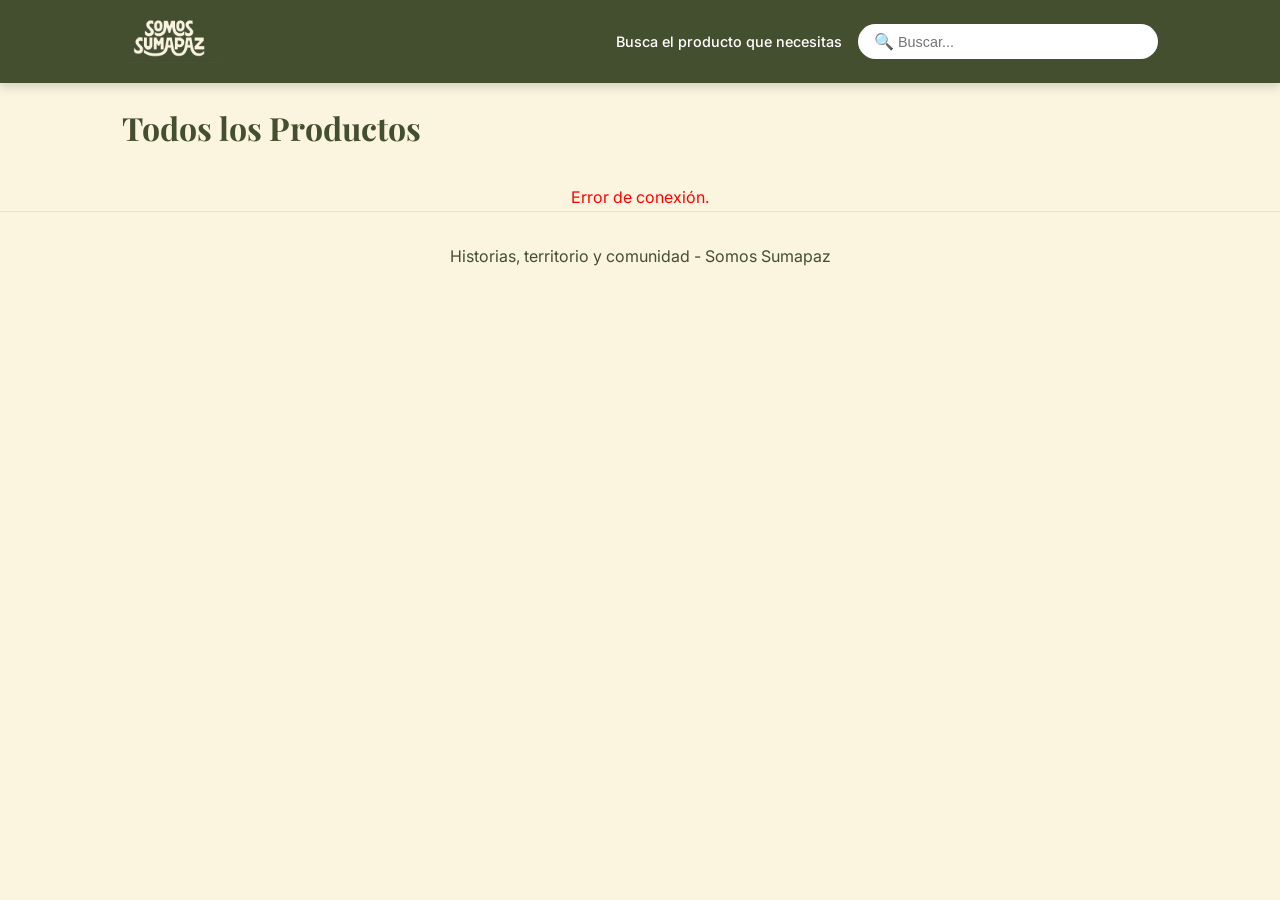
<file: somos/productos.html>
<!DOCTYPE html>
<html lang="es">

<head>
    <meta charset="UTF-8">
    <meta name="viewport" content="width=device-width, initial-scale=1.0">
    <title>Productos | Somos Sumapaz</title>
    <!-- Google Fonts -->
    <link rel="preconnect" href="https://fonts.googleapis.com">
    <link rel="preconnect" href="https://fonts.gstatic.com" crossorigin>
    <link
        href="https://fonts.googleapis.com/css2?family=Inter:wght@400;600;700&family=Playfair+Display:wght@700&display=swap"
        rel="stylesheet">
    <!-- Static Cache-Busting -->
    <script>
        const timestamp = new Date().getTime();
        document.write(`<link rel="stylesheet" href="assets/styles.css?v=${timestamp}">`);
    </script>
</head>

<body>
    <!-- Static Header -->
    <header id="main-header">
        <nav class="navbar-custom">
            <div class="container" style="display: flex; align-items: center;">
                <a href="index.html">
                    <img src="assets/logo_somossumapaz.png" alt="Somos Sumapaz" class="logo-img">
                </a>
                <div class="search-container" style="margin-left: auto;">
                    <span class="search-label">Busca el producto que necesitas</span>
                    <div class="search-bar">
                        <span class="search-icon">🔍</span>
                        <input type="text" id="main-search-input" placeholder="Buscar..." autocomplete="off">
                        <div id="search-suggestions" class="suggestions-dropdown"></div>
                    </div>
                </div>
            </div>
        </nav>
    </header>

    <main class="container" style="padding-top: 2rem;">
        <h1 id="results-title" class="serif" style="color: #444F2F; margin-bottom: 2rem;">Resultados</h1>

        <!-- Contenido de Productos Filtrados -->
        <div id="filtered-products-container" class="product-grid">
            <p style="text-align: center; grid-column: 1 / -1; color: var(--text-muted);">Cargando productos...</p>
        </div>
    </main>

    <!-- App Logic -->
    <script type="module" src="assets/productos.js"></script>
</body>

</html>
</file>
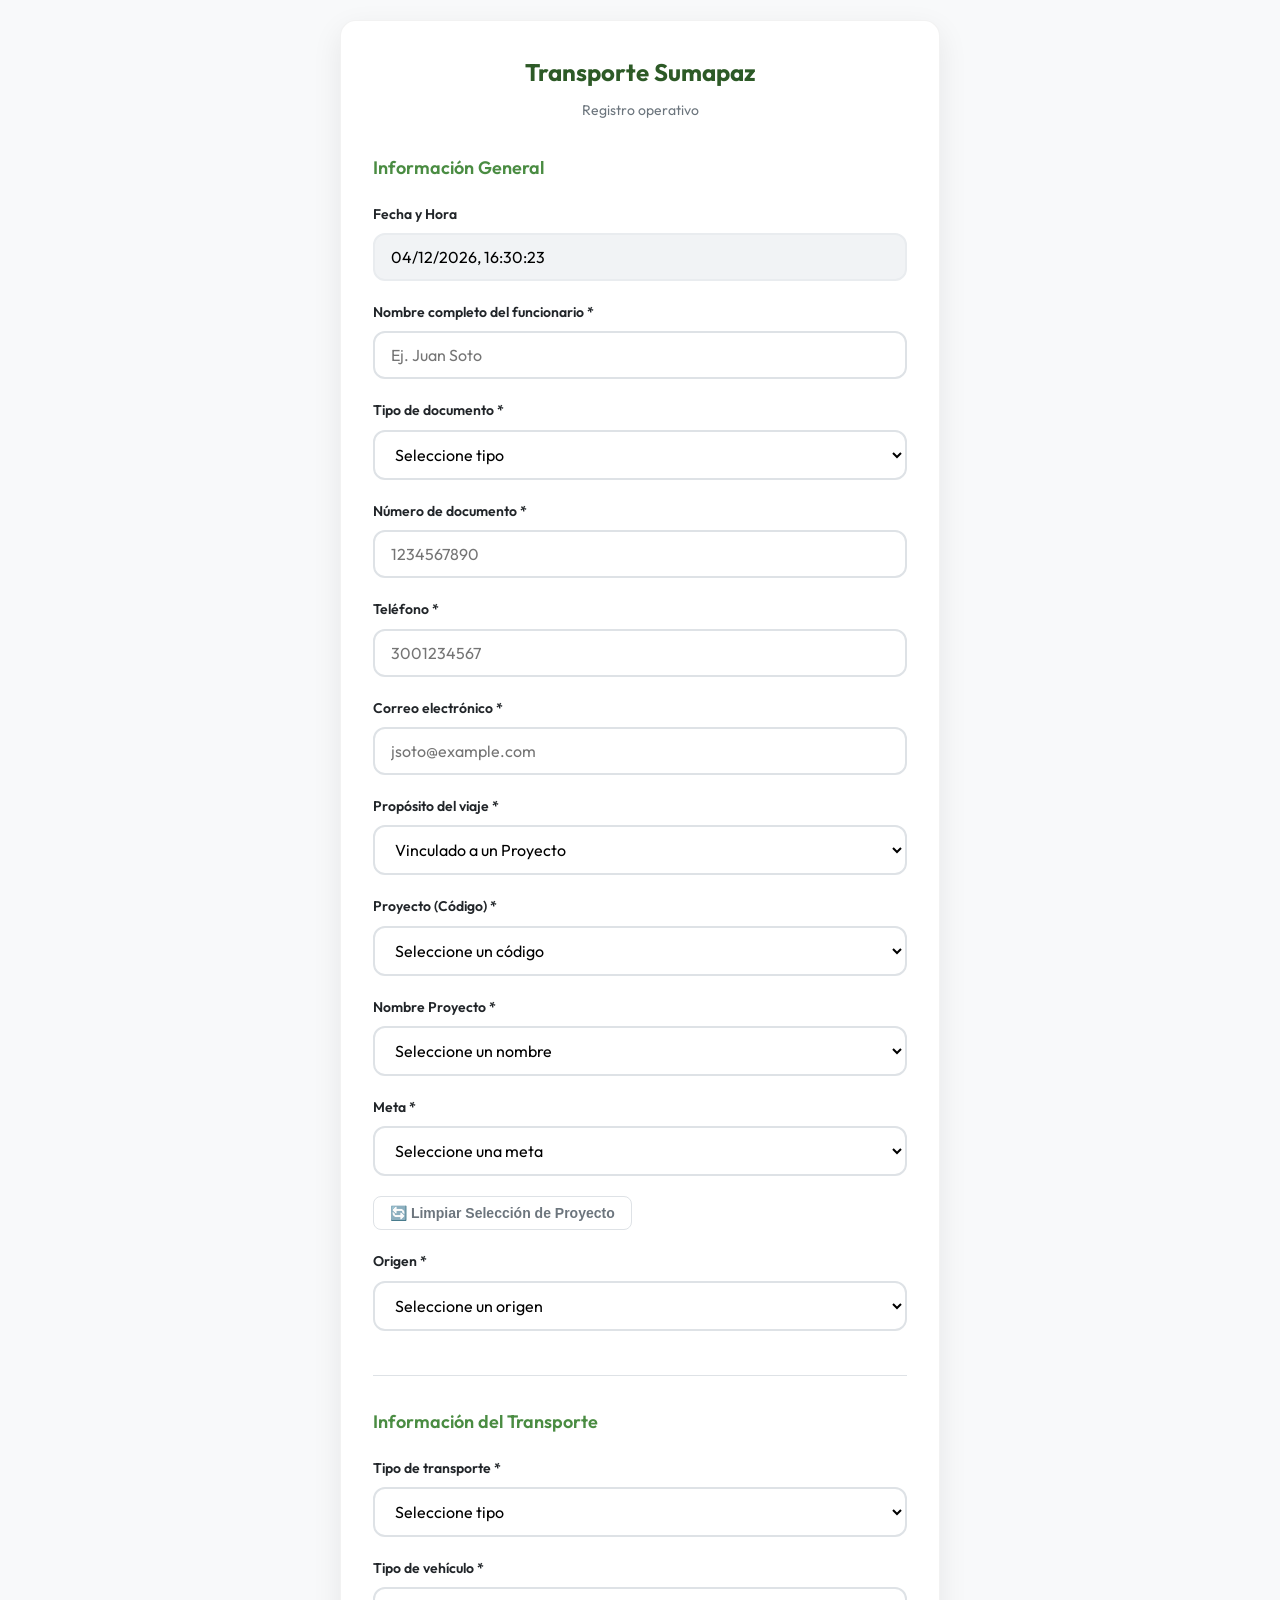
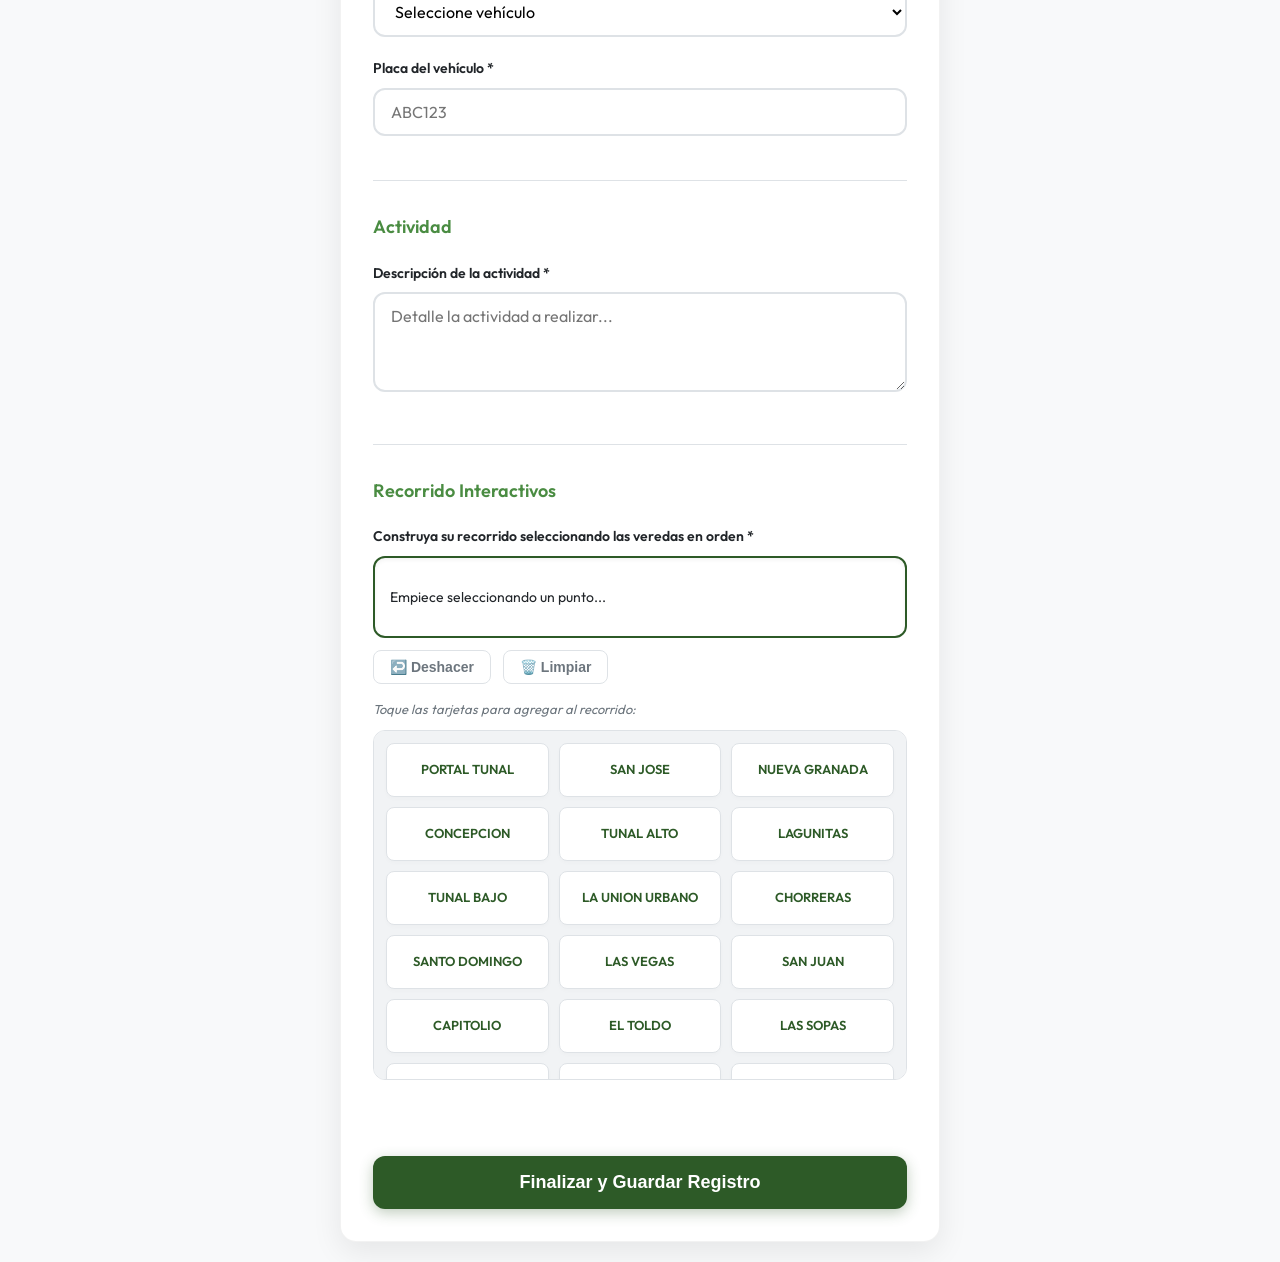
<file: somos/recorrido_campo.html>
<!DOCTYPE html>
<html lang="es">

<head>
    <meta charset="UTF-8">
    <meta name="viewport" content="width=device-width, initial-scale=1.0">
    <title>Registro de Transpote</title>
    <link rel="preconnect" href="https://fonts.googleapis.com">
    <link rel="preconnect" href="https://fonts.gstatic.com" crossorigin>
    <link href="https://fonts.googleapis.com/css2?family=Outfit:wght@300;400;600;700&display=swap" rel="stylesheet">
    <style>
        :root {
            --primary: #2D5A27;
            /* Forest Green */
            --primary-light: #4A8C42;
            --accent: #FFC107;
            /* Amber */
            --bg: #F8F9FA;
            --card-bg: #FFFFFF;
            --text: #212529;
            --text-light: #6C757D;
            --border: #DEE2E6;
            --radius-lg: 16px;
            --radius-md: 12px;
            --shadow: 0 10px 30px rgba(0, 0, 0, 0.08);
            --transition: all 0.3s cubic-bezier(0.4, 0, 0.2, 1);
        }

        * {
            box-sizing: border-box;
            margin: 0;
            padding: 0;
        }

        body {
            font-family: 'Outfit', sans-serif;
            background-color: var(--bg);
            color: var(--text);
            line-height: 1.6;
            padding: 20px;
            display: flex;
            justify-content: center;
            align-items: flex-start;
            min-height: 100vh;
        }

        .container {
            width: 100%;
            max-width: 600px;
            background: var(--card-bg);
            padding: 32px;
            border-radius: var(--radius-lg);
            box-shadow: var(--shadow);
            border: 1px solid rgba(0, 0, 0, 0.05);
        }

        header {
            text-align: center;
            margin-bottom: 32px;
        }

        header h1 {
            font-size: 24px;
            font-weight: 700;
            color: var(--primary);
            margin-bottom: 8px;
        }

        header p {
            font-size: 14px;
            color: var(--text-light);
        }

        .form-section {
            margin-bottom: 32px;
            padding-bottom: 24px;
            border-bottom: 1px solid var(--border);
        }

        .form-section:last-of-type {
            border-bottom: none;
        }

        .section-title {
            font-size: 18px;
            font-weight: 600;
            color: var(--primary-light);
            margin-bottom: 20px;
            display: flex;
            align-items: center;
            gap: 10px;
        }

        .input-group {
            margin-bottom: 20px;
        }

        /* Vereda Grid Styles */
        .vereda-grid {
            display: grid;
            grid-template-columns: repeat(auto-fill, minmax(130px, 1fr));
            gap: 10px;
            margin-bottom: 20px;
            max-height: 350px;
            overflow-y: auto;
            padding: 12px;
            background: #f1f3f5;
            border-radius: var(--radius-md);
            border: 1px solid var(--border);
        }

        .vereda-card {
            background: white;
            border: 1px solid var(--border);
            padding: 12px;
            border-radius: 8px;
            font-size: 13px;
            font-weight: 600;
            text-align: center;
            cursor: pointer;
            transition: var(--transition);
            display: flex;
            justify-content: center;
            align-items: center;
            min-height: 54px;
            user-select: none;
            color: var(--primary);
            box-shadow: 0 2px 4px rgba(0, 0, 0, 0.02);
        }

        .vereda-card:hover {
            border-color: var(--primary);
            background: var(--primary);
            color: white;
            transform: translateY(-2px);
            box-shadow: 0 4px 8px rgba(0, 0, 0, 0.1);
        }

        .vereda-card:active {
            transform: translateY(0);
        }

        .route-display-container {
            background: #fff;
            border: 2px solid var(--primary);
            border-radius: var(--radius-md);
            padding: 15px;
            min-height: 80px;
            margin-bottom: 12px;
            position: relative;
            box-shadow: inset 0 2px 4px rgba(0, 0, 0, 0.05);
        }

        .route-display {
            font-size: 14px;
            color: var(--text);
            word-wrap: break-word;
            line-height: 1.6;
            display: flex;
            flex-wrap: wrap;
            align-items: center;
            gap: 8px;
            min-height: 48px;
        }

        .route-item {
            display: inline-flex;
            align-items: center;
            background: #f1f3f5;
            padding: 4px 12px;
            border-radius: 20px;
            cursor: pointer;
            transition: all 0.2s;
            border: 1px solid var(--border);
            font-size: 13px;
            user-select: none;
        }

        .route-item:hover {
            background: #e9ecef;
            border-color: var(--text-light);
            transform: translateY(-1px);
        }

        .route-item.is-stop {
            background: #e7f5ff;
            border-color: #228be6;
            color: #1864ab;
            font-weight: 700;
        }

        .route-item.is-stop::before {
            content: '📍';
            margin-right: 4px;
        }

        .section-disabled {
            opacity: 0.5;
            pointer-events: none;
            filter: grayscale(0.5);
        }

        .badge-info {
            font-size: 11px;
            background: #f1f3f5;
            color: #495057;
            padding: 2px 8px;
            border-radius: 4px;
            margin-bottom: 8px;
            display: inline-block;
            border: 1px solid var(--border);
        }

        .route-controls {
            display: flex;
            gap: 12px;
            margin-bottom: 15px;
        }

        .btn-small {
            padding: 8px 16px;
            font-size: 14px;
            font-weight: 600;
            border-radius: 8px;
            width: auto;
            cursor: pointer;
            display: flex;
            align-items: center;
            gap: 6px;
            transition: var(--transition);
        }

        .btn-outline {
            background: white;
            border: 1px solid var(--border);
            color: var(--text-light);
        }

        .btn-outline:hover {
            background: #f8f9fa;
            border-color: var(--text);
            color: var(--text);
            transform: translateY(-1px);
        }

        label {
            display: block;
            font-size: 14px;
            font-weight: 600;
            margin-bottom: 8px;
            color: var(--text);
        }

        input,
        select,
        textarea {
            width: 100%;
            padding: 12px 16px;
            font-size: 16px;
            font-family: inherit;
            border: 2px solid var(--border);
            border-radius: var(--radius-md);
            background-color: #fff;
            transition: var(--transition);
            outline: none;
        }

        input:focus,
        select:focus,
        textarea:focus {
            border-color: var(--primary);
            box-shadow: 0 0 0 4px rgba(45, 90, 39, 0.1);
        }

        input:read-only {
            background-color: #F1F3F5;
            cursor: not-allowed;
            border-color: #E9ECEF;
        }

        textarea {
            resize: vertical;
            min-height: 100px;
        }

        .instruction {
            font-size: 13px;
            color: var(--text-light);
            margin-top: 6px;
            font-style: italic;
        }

        .example-box {
            background: #FFF9DB;
            border-left: 4px solid var(--accent);
            padding: 12px;
            border-radius: 8px;
            font-size: 14px;
            margin-top: 10px;
            color: #664D03;
        }

        .hidden {
            display: none;
        }

        button {
            width: 100%;
            padding: 16px;
            font-size: 18px;
            font-weight: 700;
            border: none;
            border-radius: var(--radius-md);
            cursor: pointer;
            transition: var(--transition);
            display: flex;
            justify-content: center;
            align-items: center;
            gap: 10px;
        }

        .btn-primary {
            background-color: var(--primary);
            color: white;
            box-shadow: 0 4px 14px rgba(45, 90, 39, 0.3);
        }

        .btn-primary:hover {
            background-color: var(--primary-light);
            transform: translateY(-2px);
            box-shadow: 0 6px 20px rgba(45, 90, 39, 0.4);
        }

        .btn-primary:active {
            transform: translateY(0);
        }

        .success-overlay {
            position: fixed;
            top: 0;
            left: 0;
            width: 100%;
            height: 100%;
            background: rgba(255, 255, 255, 0.95);
            display: flex;
            flex-direction: column;
            justify-content: center;
            align-items: center;
            z-index: 1000;
            opacity: 0;
            pointer-events: none;
            transition: var(--transition);
        }

        .success-overlay.active {
            opacity: 1;
            pointer-events: all;
        }

        .success-icon {
            font-size: 64px;
            color: var(--primary);
            margin-bottom: 20px;
        }

        .evidence-box {
            background: #f8f9fa;
            border: 2px dashed var(--primary);
            padding: 20px;
            border-radius: 12px;
            margin: 20px 0;
            text-align: left;
            width: 100%;
            max-width: 400px;
        }

        .evidence-item {
            margin-bottom: 8px;
            font-size: 14px;
        }

        .evidence-label {
            font-weight: 700;
            color: var(--primary);
            display: inline-block;
            width: 100px;
        }

        @media (max-width: 480px) {
            body {
                padding: 10px;
            }

            .container {
                padding: 24px 16px;
            }

            header h1 {
                font-size: 20px;
            }
        }
    </style>
</head>

<body>
    <div class="container">
        <header>
            <h1>Transporte Sumapaz</h1>
            <p>Registro operativo</p>
        </header>

        <form id="tripForm">
            <!-- 1. INFORMACIÓN GENERAL -->
            <div class="form-section">
                <div class="section-title">
                    Información General
                </div>
                <div class="input-group">
                    <label for="fecha_hora">Fecha y Hora</label>
                    <input type="text" id="fecha_hora" name="fecha_hora" readonly>
                </div>
                <div class="input-group">
                    <label for="funcionario">Nombre completo del funcionario *</label>
                    <input type="text" id="funcionario" name="funcionario" required placeholder="Ej. Juan Soto">
                </div>
                <div class="input-group">
                    <label for="tipo_documento">Tipo de documento *</label>
                    <select id="tipo_documento" name="tipo_documento" required>
                        <option value="">Seleccione tipo</option>
                        <option value="Cédula de ciudadanía">Cédula de ciudadanía</option>
                        <option value="Cédula de extranjería">Cédula de extranjería</option>
                        <option value="Pasaporte">Pasaporte</option>
                    </select>
                </div>
                <div class="input-group">
                    <label for="numero_documento">Número de documento *</label>
                    <input type="text" id="numero_documento" name="numero_documento" required placeholder="1234567890">
                </div>
                <div class="input-group">
                    <label for="telefono">Teléfono *</label>
                    <input type="tel" id="telefono" name="telefono" required placeholder="3001234567">
                </div>
                <div class="input-group">
                    <label for="email">Correo electrónico *</label>
                    <input type="email" id="email" name="email" required placeholder="jsoto@example.com">
                </div>
                <div class="input-group">
                    <label for="proposito">Propósito del viaje *</label>
                    <select id="proposito" name="proposito" required onchange="toggleProjectLogic()">
                        <option value="proyecto">Vinculado a un Proyecto</option>
                        <option value="reunion">Reunión General Alcaldía</option>
                        <option value="capacitacion">Capacitación</option>
                        <option value="sede">Visita a la sede</option>
                    </select>
                </div>

                <div id="project_fields_container">
                    <div class="input-group">
                        <label for="proyecto">Proyecto (Código) *</label>
                        <select id="proyecto" name="proyecto" required onchange="handleFilterChange('proyecto')">
                            <option value="">Seleccione un código</option>
                        </select>
                    </div>
                    <div class="input-group">
                        <label for="nombre_proyecto">Nombre Proyecto *</label>
                        <select id="nombre_proyecto" name="nombre_proyecto" required
                            onchange="handleFilterChange('nombre_proyecto')">
                            <option value="">Seleccione un nombre</option>
                        </select>
                    </div>
                    <div class="input-group">
                        <label for="meta">Meta *</label>
                        <select id="meta" name="meta" required onchange="handleFilterChange('meta')">
                            <option value="">Seleccione una meta</option>
                        </select>
                    </div>
                </div>
                <div id="reset_project_btn_container" style="margin-bottom: 20px; display: none;">
                    <button type="button" class="btn-small btn-outline" onclick="resetProjectFilters()">
                        🔄 Limpiar Selección de Proyecto
                    </button>
                </div>
                <div class="input-group">
                    <label for="origen">Origen *</label>
                    <select id="origen" name="origen" required>
                        <option value="">Seleccione un origen</option>
                    </select>
                </div>
            </div>

            <!-- 2. INFORMACIÓN DEL TRANSPORTE -->
            <div class="form-section">
                <div class="section-title">
                    Información del Transporte
                </div>
                <div class="input-group">
                    <label for="tipo_transporte">Tipo de transporte *</label>
                    <select id="tipo_transporte" name="tipo_transporte" required onchange="updateVehicleTypes()">
                        <option value="">Seleccione tipo</option>
                        <option value="Vehículo Alcaldía">Vehículo Alcaldía</option>
                        <option value="Operador de transporte">Operador de transporte</option>
                        <option value="Propio">Propio</option>
                        <option value="Otro">Otro</option>
                    </select>
                </div>
                <div class="input-group">
                    <label for="tipo_vehiculo">Tipo de vehículo *</label>
                    <select id="tipo_vehiculo" name="tipo_vehiculo" required>
                        <option value="">Seleccione vehículo</option>
                        <option value="Camioneta">Camioneta</option>
                        <option value="Bus">Bus</option>
                        <option value="Van">Van</option>
                        <option value="Otro">Otro</option>
                    </select>
                </div>
                <div class="input-group">
                    <label for="placa">Placa del vehículo *</label>
                    <input type="text" id="placa" name="placa" required placeholder="ABC123"
                        oninput="this.value = this.value.toUpperCase()">
                </div>
            </div>

            <!-- 3. ACTIVIDAD -->
            <div class="form-section">
                <div class="section-title">
                    Actividad
                </div>
                <div class="input-group">
                    <label for="actividad">Descripción de la actividad *</label>
                    <textarea id="actividad" name="actividad" required placeholder="Detalle la actividad a realizar..."
                        style="min-height: 100px;"></textarea>
                </div>
            </div>

            <!-- 4. RECORRIDO (SECCIÓN PRINCIPAL) -->
            <div class="form-section">
                <div class="section-title">
                    Recorrido Interactivos
                </div>
                <div class="input-group">
                    <label>Construya su recorrido seleccionando las veredas en orden *</label>

                    <div class="route-display-container">
                        <div id="routeDisplay" class="route-display">Empiece seleccionando un punto...</div>
                        <input type="hidden" id="recorrido" name="recorrido" required>
                    </div>

                    <div class="route-controls">
                        <button type="button" class="btn-small btn-outline" onclick="undoLast()">↩️ Deshacer</button>
                        <button type="button" class="btn-small btn-outline" onclick="clearRoute()">🗑️ Limpiar</button>
                    </div>

                    <p class="instruction" style="margin-top:15px; margin-bottom:10px;">Toque las tarjetas para agregar
                        al recorrido:</p>

                    <div class="vereda-grid" id="veredaGrid">
                        <!-- Veredas will be injected here -->
                    </div>
                </div>
            </div>



            <button type="submit" class="btn-primary" id="submitBtn">
                Finalizar y Guardar Registro
            </button>
        </form>
    </div>

    <div id="successOverlay" class="success-overlay">
        <div class="success-icon">✅</div>
        <h2>Registro guardado exitosamente</h2>

        <div class="evidence-box" id="evidenceBox">
            <!-- Data injected via JS -->
        </div>

        <p
            style="color: var(--text-light); font-size: 13px; margin: 15px 0; max-width: 400px; line-height: 1.4; text-align: center;">
            <strong>¡IMPORTANTE PARA EVIDENCIA!</strong><br>
            Cómo parte de la obligación que demanda el fondo de desarrollo de Sumapaz, tome un pantallazo al presente
            registro positivo a las tal hora, persona, origen, placa.
        </p>

        <button onclick="location.reload()" class="btn-primary"
            style="margin-top:20px; width:auto; padding: 12px 24px;">
            Hacer otro registro
        </button>
    </div>

    <script>
        // Loaded from excel: Codigo, Nombre, Meta
        const rawProjectData = [
            { "codigo": "2230", "nombre": "Por una mejor convivencia en Sumapaz", "meta": "Implementar 16 acciones formativas diferenciales para la promoción de la convivencia ciudadana" },
            { "codigo": "2230", "nombre": "Por una mejor convivencia en Sumapaz", "meta": "Implementar 16 iniciativas de convivencia con participación de la ciudadanía" },

            { "codigo": "2265", "nombre": "Fortaleciendo la Conectividad en Sumapaz", "meta": "Operativizar 17 Centros de Acceso Comunitario en zonas rurales y/o apartadas y/o urbanas, con énfasis en Servicios TIC´s generados." },

            { "codigo": "2278", "nombre": "Mejoramiento de vivienda para la comunidad de Sumapaz", "meta": "Mejorar 200 viviendas de interés social rurales." },

            { "codigo": "2288", "nombre": "Acciones para fortalecer las industrias culturales y creativas", "meta": "Financiar 20 proyectos del sector cultural y creativo." },

            { "codigo": "2289", "nombre": "Movilidad para Sumapaz", "meta": "Intervenir 160 Kilómetros-carril de malla vial rural con acciones de construcción y/o conservación" },

            { "codigo": "2290", "nombre": "Fortaleciendo la justicia en Sumapaz", "meta": "Implementar 16 acciones pedagógicas para la gestión de conflictividades y prevención de violencias" },
            { "codigo": "2290", "nombre": "Fortaleciendo la justicia en Sumapaz", "meta": "Fortalecer 80 actores comunitarios con herramientas y capacidades para la implementación de un enfoque restaurativo para la justicia y la convivencia" },
            { "codigo": "2290", "nombre": "Fortaleciendo la justicia en Sumapaz", "meta": "Beneficiar 100 ciudadanos con habilidades y capacidades para gestionar la convivencia constructivamente" },
            { "codigo": "2290", "nombre": "Fortaleciendo la justicia en Sumapaz", "meta": "Fortalecer 8 programas de abordaje de conflictividad escolar para la convivencia con enfoque restaurativo" },

            { "codigo": "2315", "nombre": "Somos Sumapaz: Emprendiendo de manera sostenible en el territorio", "meta": "Vincular 600 hogares y/o unidades productivas a procesos productivos y de comercialización en el sector rural." },
            { "codigo": "2315", "nombre": "Somos Sumapaz: Emprendiendo de manera sostenible en el territorio", "meta": "Apoyar 120 Mipymes, emprendimientos y/o actores de la economía informal para el fortalecimiento del tejido empresarial local." },

            { "codigo": "2319", "nombre": "Atención a víctimas en Sumapaz", "meta": "Realizar 4 procesos pedagógicos, artísticos, culturales, formativos o para el fortalecimiento de iniciativas ciudadanas para la apropiación social de la memoria, verdad, reparación integral a víctimas, paz y reconciliación." },
            { "codigo": "2319", "nombre": "Atención a víctimas en Sumapaz", "meta": "Realizar 8 procesos de fortalecimiento de habilidades y capacidades de la población víctima del conflicto armado o excombatientes para promover su participación en los diferentes escenarios." },
            { "codigo": "2319", "nombre": "Atención a víctimas en Sumapaz", "meta": "Realizar 4 acciones de construcción de paz que contribuyan al tejido social, la integración local, la sostenibilidad económica y/o desarrollo territorial para la reconciliación." },

            { "codigo": "2324", "nombre": "Acciones para el cuidado de la salud y el bienestar de las y los Sumapaceños", "meta": "Beneficiar 600 personas con acciones para la promoción y atención de la salud mental" },
            { "codigo": "2324", "nombre": "Acciones para el cuidado de la salud y el bienestar de las y los Sumapaceños", "meta": "Beneficiar 180 personas con discapacidad a través de Dispositivos de Asistencia Personal - Ayudas Técnicas (no incluidas en los Planes de Beneficios)" },
            { "codigo": "2324", "nombre": "Acciones para el cuidado de la salud y el bienestar de las y los Sumapaceños", "meta": "Vincular 200 personas con discapacidad, cuidadores y cuidadoras, en actividades complementarias en salud" },
            { "codigo": "2324", "nombre": "Acciones para el cuidado de la salud y el bienestar de las y los Sumapaceños", "meta": "Vincular 400 personas a las acciones y estrategias para promover la salud sexual y reproductiva consciente en los diferentes ciclos de vida" },
            { "codigo": "2324", "nombre": "Acciones para el cuidado de la salud y el bienestar de las y los Sumapaceños", "meta": "Vincular 300 personas a las acciones desarrolladas desde los dispositivos de base comunitaria en respuesta al consumo de SPA" },
            { "codigo": "2324", "nombre": "Acciones para el cuidado de la salud y el bienestar de las y los Sumapaceños", "meta": "Vincular 1000 personas en acciones complementarias en salud física, nutricional y oral, a través del Circuito del Cuidado" },

            { "codigo": "2327", "nombre": "Fortalecimiento Institucional y sedes administrativas", "meta": "Construir 1 sede administrativa local" },
            { "codigo": "2327", "nombre": "Fortalecimiento Institucional y sedes administrativas", "meta": "Realizar 4 estrategias de fortalecimiento institucional (una por vigencia)." },
            { "codigo": "2327", "nombre": "Fortalecimiento Institucional y sedes administrativas", "meta": "Intervenir 1 sede administrativa local" },
            { "codigo": "2327", "nombre": "Fortalecimiento Institucional y sedes administrativas", "meta": "Terminar 1 sede administrativa local" },

            { "codigo": "2331", "nombre": "Construcción e Intervención de equipamientos culturales", "meta": "Intervenir 3 equipamientos culturales con acciones de construcción, adecuación y/o dotación" },

            { "codigo": "2358", "nombre": "Mejores parques para Sumapaz", "meta": "Construir 4000 m2 de Parques de la red de proximidad (la construcción incluye su dotación)." },
            { "codigo": "2358", "nombre": "Mejores parques para Sumapaz", "meta": "Intervenir 1 Parque de la red de proximidad con acciones de mejoramiento, mantenimiento y/o dotación" },

            { "codigo": "2362", "nombre": "Legalización y titulación de predios en Sumapaz", "meta": "Gestionar la titulación o legalización de 150 predios." },

            { "codigo": "2386", "nombre": "Bogotá también es rural", "meta": "Desarrollar 4 acciones orientadas a la ciudadanía, en el marco de la estrategia Bogotaneidad" },
            { "codigo": "2386", "nombre": "Bogotá también es rural", "meta": "Fortalecer 4 unidades de innovación pública y social a nivel local" },

            { "codigo": "2388", "nombre": "Recreación y Deporte para Sumapaz", "meta": "Beneficiar 1200 personas en actividades recreo-deportivas comunitarias." },
            { "codigo": "2388", "nombre": "Recreación y Deporte para Sumapaz", "meta": "Beneficiar 1000 personas con la entrega de dotaciones deportivas." },
            { "codigo": "2388", "nombre": "Recreación y Deporte para Sumapaz", "meta": "Capacitar 1000 personas en los campos deportivos o recreativos" },
            { "codigo": "2388", "nombre": "Recreación y Deporte para Sumapaz", "meta": "Beneficiar 40 colectivos u organizaciones recreo deportivas inscritas en el banco que implementan iniciativas de carácter barrial con apoyos económicos" },

            { "codigo": "2395", "nombre": "Fortalecimiento de capacidades y habilidades para el trabajo", "meta": "Realizar 4 acciones para fortalecer las capacidades y/o habilidades, técnicas y blandas de las personas de la localidad, con el fin de mejorar el acceso a oportunidades de empleo" },

            { "codigo": "2398", "nombre": "Cuidado y protección para la población vulnerable de Sumapaz", "meta": "Beneficiar 305 personas mayores con transferencias monetarias" },
            { "codigo": "2398", "nombre": "Cuidado y protección para la población vulnerable de Sumapaz", "meta": "Atender 800 personas con apoyos que contribuyan al ingreso mínimo garantizado." },

            { "codigo": "2404", "nombre": "Atención a la primera infancia y la persona mayor en Sumapaz", "meta": "Dotar y/o acondicionar 3 unidades operativas orientadas a la atención de la primera infancia (Jardines Infantiles, Casas de Pensamiento Intercultural, Modalidad Espacios Rurales, Crecemos en la Ruralidad, Creciendo Juntos, Centros Amar, Centros Forjar)" },
            { "codigo": "2404", "nombre": "Atención a la primera infancia y la persona mayor en Sumapaz", "meta": "Dotar y/o acondicionar 1 unidad operativa orientada a la prestación de servicios a la persona mayor" },

            { "codigo": "2474", "nombre": "Por un mejor espacio público en Sumapaz", "meta": "Intervenir 13250 metros cuadrados de elementos del sistema de espacio público peatonal con acciones de construcción y/o conservación." },

            { "codigo": "2486", "nombre": "Acciones para la promoción de la cultura, tradición y costumbres sumapaceñas", "meta": "Capacitar 600 personas en los campos artísticos, interculturales, culturales y/o patrimoniales." },
            { "codigo": "2486", "nombre": "Acciones para la promoción de la cultura, tradición y costumbres sumapaceñas", "meta": "Otorgar 50 estímulos de apoyo al sector artístico y cultural." },
            { "codigo": "2486", "nombre": "Acciones para la promoción de la cultura, tradición y costumbres sumapaceñas", "meta": "Realizar 12 eventos de promoción, circulación y apropiación de actividades artísticas, culturales y patrimoniales." },
            { "codigo": "2486", "nombre": "Acciones para la promoción de la cultura, tradición y costumbres sumapaceñas", "meta": "Beneficiar 32 organizaciones artísticas, culturales y patrimoniales con elementos entregados." },

            { "codigo": "2526", "nombre": "Por una vida libre de violencias para las mujeres de Sumapaz", "meta": "Vincular 1200 personas en acciones para la prevención del feminicidio y la violencia contra la mujer." },

            { "codigo": "2541", "nombre": "Bienestar para las mujeres de Sumapaz", "meta": "Vincular 600 mujeres cuidadoras a estrategias de cuidado." },
            { "codigo": "2541", "nombre": "Bienestar para las mujeres de Sumapaz", "meta": "Vincular 2800 mujeres para el ejercicio de derechos y el fortalecimiento de su autonomía económica" },
            { "codigo": "2541", "nombre": "Bienestar para las mujeres de Sumapaz", "meta": "Vincular 600 personas en procesos para la prevención de violencias en el contexto familiar y/o violencia sexual" },

            { "codigo": "2613", "nombre": "Manejo de emergencias y mitigación del riesgo de desastres", "meta": "Realizar 12 acciones efectivas para el fortalecimiento de las capacidades locales en torno a la gestión del riesgo" },
            { "codigo": "2613", "nombre": "Manejo de emergencias y mitigación del riesgo de desastres", "meta": "Realizar 40 obras de mitigación y/u obras de mitigación existentes con mantenimiento" },

            { "codigo": "2666", "nombre": "Sumapaz protege su fauna", "meta": "Atender 1000 animales en los programas de brigadas médicas, urgencias veterinarias y adopciones" },
            { "codigo": "2666", "nombre": "Sumapaz protege su fauna", "meta": "Vincular 600 personas en acciones educativas en temas de protección y bienestar animal" },

            { "codigo": "2671", "nombre": "Asistencia técnica agropecuaria y educación ambiental en la localidad de Sumapaz", "meta": "Implementar 4 procesos comunitarios de educación ambiental que promueven la conservación de la biodiversidad y el agua" },
            { "codigo": "2671", "nombre": "Asistencia técnica agropecuaria y educación ambiental en la localidad de Sumapaz", "meta": "Capacitar 500 personas en separación en la fuente y reciclaje." },
            { "codigo": "2671", "nombre": "Asistencia técnica agropecuaria y educación ambiental en la localidad de Sumapaz", "meta": "Apoyar 500 predios rurales con buenas prácticas agropecuarias y ambientales que fortalezcan la protección a coberturas vegetales y recurso hídrico" },
            { "codigo": "2671", "nombre": "Asistencia técnica agropecuaria y educación ambiental en la localidad de Sumapaz", "meta": "Implementar 100 huertas rurales" },

            { "codigo": "2682", "nombre": "Restauración ecológica urbana y/o rural", "meta": "Realizar acciones de conservación en 8 hectáreas de la Estructura Ecológica Principal" },
            { "codigo": "2682", "nombre": "Restauración ecológica urbana y/o rural", "meta": "Lograr 16 hectáreas en proceso de restauración ecológica" },

            { "codigo": "2689", "nombre": "Acueductos veredales, saneamiento básico y energías alternativas", "meta": "Fortalecer 8 acueductos veredales con asistencia, intervenir técnica u organizativa" },
            { "codigo": "2689", "nombre": "Acueductos veredales, saneamiento básico y energías alternativas", "meta": "Realizar 160 acciones con energías alternativas para el área rural." },

            { "codigo": "2696", "nombre": "Participación incidente en Sumapaz", "meta": "Capacitar 240 personas a través de procesos de formación para la participación de manera virtual y presencial." },
            { "codigo": "2696", "nombre": "Participación incidente en Sumapaz", "meta": "Construir 4 sedes de salones comunales y/o casas de participación." },
            { "codigo": "2696", "nombre": "Participación incidente en Sumapaz", "meta": "Dotar 20 organizaciones comunales" },
            { "codigo": "2696", "nombre": "Participación incidente en Sumapaz", "meta": "Fortalecer 27 organizaciones comunales." },
            { "codigo": "2696", "nombre": "Participación incidente en Sumapaz", "meta": "Fortalecer 40 organizaciones sociales e instancias de participación ciudadana." },
            { "codigo": "2696", "nombre": "Participación incidente en Sumapaz", "meta": "Rehabilitar 4 salones comunales y/o casas de participación." },

            { "codigo": "2703", "nombre": "Una mejor educación para Sumapaz", "meta": "Dotar 18 sedes educativas urbanas y rurales con recursos pedagógicos y/o tecnológicos" },
            { "codigo": "2703", "nombre": "Una mejor educación para Sumapaz", "meta": "Implementar 8 proyectos para el desarrollo integral de la primera infancia y la relación escuela, familia y comunidad." },
            { "codigo": "2703", "nombre": "Una mejor educación para Sumapaz", "meta": "Beneficiar 160 estudiantes en programas de educación posmedia (niveles técnico profesional, tecnólogo, profesional universitario y educación para el trabajo y desarrollo humano)." },
            { "codigo": "2703", "nombre": "Una mejor educación para Sumapaz", "meta": "Beneficiar 160 estudiantes con apoyo de sostenimiento para la permanencia en la educación posmedia (niveles técnico profesional, tecnólogo, profesional universitario y educación para el trabajo y desarrollo humano)." }
        ];
        // Also add the special categories manually
        const specialCategories = [
            { "codigo": "PRENSA", "nombre": "Gestión de Prensa", "meta": "Cobertura periodística" },
            { "codigo": "PRENSA", "nombre": "Gestión de Prensa", "meta": "Registro fotográfico/video" },
            { "codigo": "OBRA", "nombre": "Seguimiento Obra", "meta": "Inspección de obra" },
            { "codigo": "OBRA", "nombre": "Seguimiento Obra", "meta": "Entrega de materiales" },
            { "codigo": "OTRO", "nombre": "Otras Actividades", "meta": "Actividad no especificada" },
            { "codigo": "OTRO", "nombre": "Otras Actividades", "meta": "Coordinación Administrativa" }
        ];

        const projectData = [...rawProjectData, ...specialCategories];

        function populateDropdown(id, items, placeholder) {
            const select = document.getElementById(id);
            const currentValue = select.value;
            select.innerHTML = `<option value="">${placeholder}</option>`;

            // Get unique sorted values
            const uniqueItems = [...new Set(items)].sort();

            uniqueItems.forEach(item => {
                if (!item) return;
                const opt = document.createElement('option');
                opt.value = item;
                opt.textContent = item;
                if (item === currentValue) opt.selected = true;
                select.appendChild(opt);
            });
        }

        function handleFilterChange(triggerId) {
            const codigoVal = document.getElementById('proyecto').value;
            const nombreVal = document.getElementById('nombre_proyecto').value;
            const metaVal = document.getElementById('meta').value;

            // Filter data based on ALL current selections
            let filtered = projectData;

            if (codigoVal) filtered = filtered.filter(d => d.codigo === codigoVal);
            if (nombreVal) filtered = filtered.filter(d => d.nombre === nombreVal);
            if (metaVal) filtered = filtered.filter(d => d.meta === metaVal);

            // Update OTHER dropdowns with possible options from filtered set
            // But if filtered set is empty (shouldn't happen with proper logic), show all based on other fields?
            // Actually, we want to update ONLY the ones that weren't the trigger, 
            // OR update all to reflect what's still possible.

            const possibleCodigos = filtered.map(d => d.codigo);
            const possibleNombres = filtered.map(d => d.nombre);
            const possibleMetas = filtered.map(d => d.meta);

            // Re-populate all dropdowns but keep selections
            populateDropdown('proyecto', possibleCodigos, "Seleccione un código");
            populateDropdown('nombre_proyecto', possibleNombres, "Seleccione un nombre");
            populateDropdown('meta', possibleMetas, "Seleccione una meta");

            // If only one option remains and nothing is selected, auto-select it?
            // For now, let's just let the user pick.

            // SPECIAL CASE: If we just cleared everything, reset to full options
            if (!codigoVal && !nombreVal && !metaVal) {
                initDropdowns();
            }
        }

        function toggleProjectLogic() {
            const proposito = document.getElementById('proposito').value;
            const container = document.getElementById('project_fields_container');
            const resetBtn = document.getElementById('reset_project_btn_container');
            const selects = container.querySelectorAll('select');

            if (proposito === 'proyecto') {
                container.classList.remove('section-disabled');
                resetBtn.style.display = 'block';
                selects.forEach(s => {
                    s.disabled = false;
                    s.required = true;
                });
            } else {
                container.classList.add('section-disabled');
                resetBtn.style.display = 'none';
                selects.forEach(s => {
                    s.disabled = true;
                    s.required = false;
                    s.value = '';
                });
                resetProjectFilters();
            }
        }

        function resetProjectFilters() {
            document.getElementById('proyecto').value = '';
            document.getElementById('nombre_proyecto').value = '';
            document.getElementById('meta').value = '';
            initDropdowns();
        }

        const veredas = [
            "PORTAL TUNAL", "SAN JOSE", "NUEVA GRANADA", "CONCEPCION", "TUNAL ALTO",
            "LAGUNITAS", "TUNAL BAJO", "LA UNION URBANO", "CHORRERAS", "SANTO DOMINGO",
            "LAS VEGAS", "SAN JUAN", "CAPITOLIO", "EL TOLDO", "LAS SOPAS", "LOS RIOS",
            "SAN ANTONIO", "LAS PALMAS", "LAS ANIMAS", "LAS AURAS", "NAZARETH URBANO",
            "TAQUECITOS", "PENALISA", "LAGUNA VERDE", "RAIZAL", "SANTA ROSA",
            "BETANIA", "EL ITSMO", "EL TABACO"
        ];

        function initDropdowns() {
            populateDropdown('proyecto', projectData.map(d => d.codigo), "Seleccione un código");
            populateDropdown('nombre_proyecto', projectData.map(d => d.nombre), "Seleccione un nombre");
            populateDropdown('meta', projectData.map(d => d.meta), "Seleccione una meta");

            // Populate Origen dropdown
            populateDropdown('origen', veredas, "Seleccione un origen");
        }

        initDropdowns();
        toggleProjectLogic();

        let selectedPath = [];

        function updateVehicleTypes() {
            const transportType = document.getElementById('tipo_transporte').value;
            const vehicleSelect = document.getElementById('tipo_vehiculo');
            const currentValue = vehicleSelect.value;

            if (transportType === 'Propio') {
                vehicleSelect.innerHTML = `
                    <option value="Propio">Propio</option>
                `;
                vehicleSelect.value = 'Propio';
            } else {
                vehicleSelect.innerHTML = `
                    <option value="">Seleccione vehículo</option>
                    <option value="Camioneta">Camioneta</option>
                    <option value="Bus">Bus</option>
                    <option value="Van">Van</option>
                    <option value="Otro">Otro</option>
                `;
                if (currentValue !== 'Propio') {
                    vehicleSelect.value = currentValue;
                }
            }
        }

        function initVeredaGrid() {
            const grid = document.getElementById('veredaGrid');
            veredas.forEach(vereda => {
                const card = document.createElement('div');
                card.className = 'vereda-card';
                card.textContent = vereda;
                card.onclick = () => addToRoute(vereda);
                grid.appendChild(card);
            });
        }

        function addToRoute(vereda) {
            selectedPath.push({ name: vereda, isStop: false });
            updateRouteUI();
        }

        function toggleStop(index) {
            selectedPath[index].isStop = !selectedPath[index].isStop;
            updateRouteUI();
        }

        function undoLast() {
            selectedPath.pop();
            updateRouteUI();
        }

        function clearRoute() {
            selectedPath = [];
            updateRouteUI();
        }

        function updateRouteUI() {
            const display = document.getElementById('routeDisplay');
            const hiddenInput = document.getElementById('recorrido');

            if (selectedPath.length === 0) {
                display.innerHTML = '<span style="color: #adb5bd;">Empiece seleccionando un punto...</span>';
                hiddenInput.value = "";
            } else {
                display.innerHTML = '';
                const pathStrings = [];

                selectedPath.forEach((item, index) => {
                    const el = document.createElement('div');
                    el.className = 'route-item' + (item.isStop ? ' is-stop' : '');
                    el.textContent = item.name;
                    el.onclick = () => toggleStop(index);
                    display.appendChild(el);

                    if (index < selectedPath.length - 1) {
                        const sep = document.createElement('span');
                        sep.textContent = '›';
                        sep.style.color = '#adb5bd';
                        sep.style.margin = '0 4px';
                        display.appendChild(sep);
                    }

                    pathStrings.push(item.isStop ? `[PARADA] ${item.name}` : item.name);
                });

                hiddenInput.value = pathStrings.join(' > ');
            }
        }

        initVeredaGrid();

        // Auto-populate date and time
        function updateDateTime() {
            const now = new Date();
            const options = {
                year: 'numeric', month: '2-digit', day: '2-digit',
                hour: '2-digit', minute: '2-digit', second: '2-digit',
                hour12: false
            };
            document.getElementById('fecha_hora').value = now.toLocaleString('es-CO', options);
        }

        updateDateTime();

        document.getElementById('tripForm').addEventListener('submit', function (e) {
            e.preventDefault();

            const submitBtn = document.getElementById('submitBtn');
            submitBtn.disabled = true;
            submitBtn.textContent = 'Guardando...';

            const formData = new FormData(this);
            const data = {};
            formData.forEach((value, key) => {
                data[key] = value;
            });

            // Add structured route data for backend
            data['recorrido_data'] = selectedPath;

            // Automation: Use the last point from the route as destino_final
            if (selectedPath.length > 0) {
                data['destino_final'] = selectedPath[selectedPath.length - 1].name;
            } else {
                alert('Por favor, construya su recorrido didáctico seleccionando al menos un punto.');
                submitBtn.disabled = false;
                submitBtn.textContent = 'Finalizar y Guardar Registro';
                return;
            }

            fetch('api/save_recorrido.php', {
                method: 'POST',
                headers: {
                    'Content-Type': 'application/json',
                },
                body: JSON.stringify(data)
            })
                .then(response => response.json())
                .then(result => {
                    if (result.success) {
                        // Prepare evidence box
                        const evidenceBox = document.getElementById('evidenceBox');
                        evidenceBox.innerHTML = `
                        <div class="evidence-item"><span class="evidence-label">Hora:</span> ${result.data.hora}</div>
                        <div class="evidence-item"><span class="evidence-label">Persona:</span> ${result.data.funcionario}</div>
                        <div class="evidence-item"><span class="evidence-label">Origen:</span> ${result.data.origen}</div>
                        <div class="evidence-item"><span class="evidence-label">Placa:</span> ${result.data.placa}</div>
                    `;

                        // Show success overlay
                        document.getElementById('successOverlay').classList.add('active');
                    } else {
                        alert('Error: ' + result.error);
                        submitBtn.disabled = false;
                        submitBtn.textContent = 'Finalizar y Guardar Registro';
                    }
                })
                .catch(error => {
                    console.error('Error:', error);
                    alert('Error en el servidor. Por favor intente de nuevo.');
                    submitBtn.disabled = false;
                    submitBtn.textContent = 'Finalizar y Guardar Registro';
                });
        });
    </script>
</body>

</html>
</file>
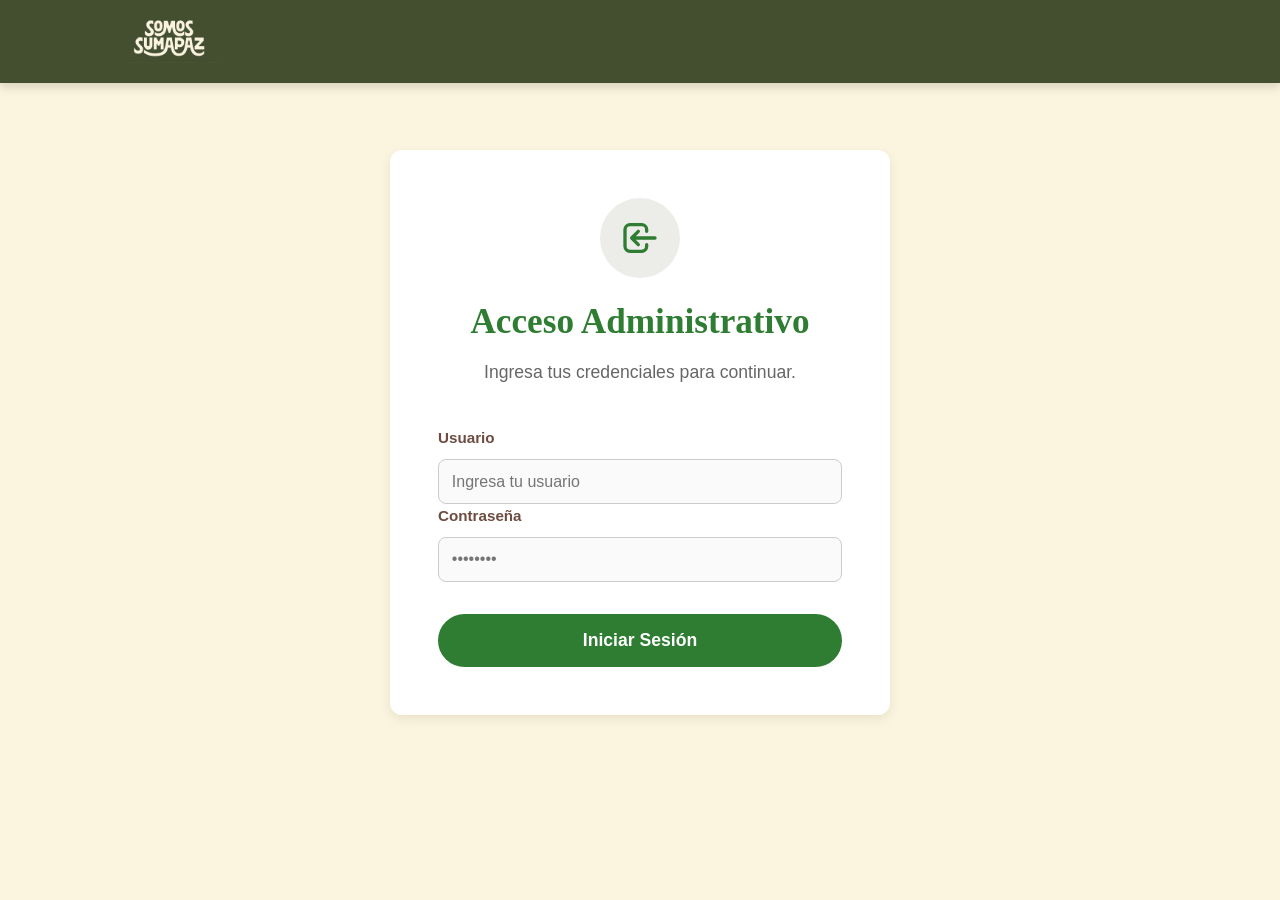
<file: somos/ver_caracterizacion.html>
<!DOCTYPE html>
<html lang="es">

<head>
    <meta charset="UTF-8">
    <meta name="viewport" content="width=device-width, initial-scale=1.0">
    <title>Caracterización Productores Rurales - Memoria Sumapaz</title>
    <!-- Google Fonts -->
    <link rel="preconnect" href="https://fonts.googleapis.com">
    <link rel="preconnect" href="https://fonts.gstatic.com" crossorigin>
    <link
        href="https://fonts.googleapis.com/css2?family=Inter:wght@400;500;600;700&family=Playfair+Display:wght@700&display=swap"
        rel="stylesheet">
    <style>
        /* CSS reset & variables omitted for brevity, reusing from styles.css */
    </style>
    <script>
        const timestamp = new Date().getTime();
        document.write(`<link rel="stylesheet" href="assets/styles.css?v=${timestamp}">`);
    </script>
    <style>
        @media print {
            body { background: white !important; -webkit-print-color-adjust: exact; print-color-adjust: exact; }
            header, nav, .header-content { display: none !important; }
            .form-submit-container, #btn-descargar-pdf { display: none !important; }
            main, #main-content { margin: 0 !important; padding: 0 !important; max-width: 100% !important; width: 100% !important; }
            .section-box { border: 1px solid #eee !important; box-shadow: none !important; padding: 1rem !important; margin-bottom: 1rem !important; page-break-inside: avoid; break-inside: avoid; }
            .prefilled-card { border: none !important; border-left: 5px solid var(--primary-green) !important; margin-bottom: 1rem !important; }
            @page { margin: 1.5cm; }
        }
    </style>
    <style>
        .prefilled-card {
            background-color: #EFEBE4;
            padding: 1.5rem;
            border-radius: 8px;
            margin-bottom: 2rem;
            border-left: 5px solid var(--primary-green);
        }

        .prefilled-grid {
            display: grid;
            grid-template-columns: repeat(auto-fill, minmax(250px, 1fr));
            gap: 1rem;
            margin-top: 1rem;
        }

        .info-label {
            font-size: 0.85rem;
            color: #666;
            font-weight: 600;
            text-transform: uppercase;
        }

        .info-value {
            font-size: 1rem;
            color: #333;
            font-weight: 500;
        }

        .section-box {
            background: #fff;
            border: 1px solid #ddd;
            padding: 2rem;
            border-radius: 8px;
            margin-bottom: 2rem;
            box-shadow: 0 2px 8px rgba(0, 0, 0, 0.05);
        }

        .section-title {
            color: var(--earth-brown);
            margin-bottom: 1.5rem;
            font-size: 1.3rem;
            border-bottom: 2px solid var(--light-green);
            padding-bottom: 0.5rem;
        }

        .checkbox-group,
        .radio-group {
            display: flex;
            flex-direction: column;
            gap: 0.5rem;
            margin-top: 0.5rem;
        }

        .checkbox-item,
        .radio-item {
            display: flex;
            align-items: flex-start;
            gap: 0.5rem;
        }

        .checkbox-item input,
        .radio-item input {
            margin-top: 5px;
        }

        /* Checkbox lists inside grid */
        .check-grid {
            display: grid;
            grid-template-columns: 1fr 1fr;
            gap: 1rem;
        }

        .dynamic-list-container {
            border: 1px solid #eee;
            padding: 1rem;
            border-radius: 6px;
            margin-bottom: 1rem;
        }

        .dynamic-item {
            padding-bottom: 1rem;
            border-bottom: 1px dashed #ccc;
            margin-bottom: 1rem;
        }

        .dynamic-item:last-child {
            border-bottom: none;
            margin-bottom: 0;
            padding-bottom: 0;
        }

        /* Fix for grid overflow and select widths */
        .form-grid {
            display: grid;
            grid-template-columns: repeat(auto-fit, minmax(300px, 1fr));
            gap: 1.5rem;
        }

        .form-grid>.form-group {
            min-width: 0;
        }

        .form-group input,
        .form-group select,
        .form-group textarea {
            width: 100%;
            box-sizing: border-box;
            padding: 0.8rem;
            border: 1px solid #ccc;
            border-radius: 8px;
            font-size: 1rem;
        }

        .form-group label {
            display: block;
            margin-bottom: 0.5rem;
            font-weight: 500;
            color: #444;
        }

        .custom-multi-select {
            width: 100%;
            padding: 0.5rem;
            border: 1px solid #ccc;
            border-radius: 8px;
            font-size: 0.95rem;
            overflow-y: auto;
            background: #fff;
        }

        .custom-multi-select option {
            padding: 0.6rem;
            margin-bottom: 2px;
            border-radius: 4px;
            cursor: pointer;
            transition: background-color 0.2s;
        }

        .custom-multi-select option:checked {
            background-color: var(--primary-green, #4CAF50);
            color: white;
        }
    </style>
</head>

<body>
    <!-- Static Header -->
    <header id="main-header">
        <nav class="navbar-custom">
            <div class="container" style="display: flex; align-items: center;">
                <a href="index.html"><img src="assets/logo_somossumapaz.png" alt="Somos Sumapaz" class="logo-img"></a>
                <div class="search-container"
                    style="margin-left: auto; display: flex; align-items: center; gap: 1.5rem;">
                    <div id="header-auth-container" style="display: none; align-items: center; gap: 1rem;">
                        <a href="inscripcion_productores" class="nav-link-btn" id="btn-register"
                            style="margin: 0; background-color: transparent; color: #FBF4DE; border: none; font-weight: 600;">Registrar
                            Productor</a>
                        <a href="productores_registrados" class="nav-link-btn" id="btn-dashboard"
                            style="margin: 0; background-color: transparent; color: #FBF4DE; border: none; font-weight: 600;">Dashboard</a>
                        <button onclick="logout()" class="nav-link-btn" id="btn-logout"
                            style="margin: 0; background-color: transparent; cursor: pointer; color: #FBF4DE; border: none;"
                            title="Cerrar Sesión">
                            <svg fill="none" viewBox="0 0 24 24" stroke="currentColor" stroke-width="2"
                                style="width: 24px; height: 24px; transform: scaleX(-1);">
                                <path stroke-linecap="round" stroke-linejoin="round"
                                    d="M11 16l-4-4m0 0l4-4m-4 4h14m-5 4v1a3 3 0 01-3 3H6a3 3 0 01-3-3V7a3 3 0 013-3h7a3 3 0 013 3v1" />
                            </svg>
                        </button>
                    </div>
                </div>
            </div>
        </nav>
    </header>

    <main class="container" style="padding-top: 3rem; padding-bottom: 5rem;">
        <div style="text-align: center; margin-bottom: 2rem;">
            <h1 class="serif form-title"
                style="margin-bottom: 0.5rem; color: var(--earth-brown); display: inline-block; position: relative; padding-bottom: 5px;">
                Ficha de Caracterización
                <span
                    style="position: absolute; bottom: 0; left: 25%; width: 50%; height: 3px; background-color: var(--light-green); border-radius: 2px;"></span>
            </h1>
            <p class="form-subtitle" style="color: #666; font-size: 1.1rem; margin-top: 0.5rem;">Productores rurales y
                emprendimientos.</p>
        </div>

        <!-- Loading spinner -->
        <div id="loading-spinner" style="text-align: center; padding: 3rem;">Cargando información...</div>

        <div id="main-content" style="display: none;">
            <!-- Pre-filled basic data -->
            <div class="prefilled-card">
                <h3 style="color: var(--primary-green); margin-bottom: 0.5rem;">Información Básica del Productor
                </h3>
                <p style="font-size: 0.9rem; color: #666;">Estos datos fueron recopilados durante la inscripción y no
                    requieren llenarse de nuevo.</p>
                <div class="prefilled-grid">
                    <div>
                        <div class="info-label">Nombre Completo</div>
                        <div class="info-value" id="lbl-nombre">-</div>
                    </div>
                    <div>
                        <div class="info-label">Documento</div>
                        <div class="info-value"><span id="lbl-tipo-doc"></span> <span id="lbl-num-doc">-</span></div>
                    </div>
                    <div>
                        <div class="info-label">Teléfono</div>
                        <div class="info-value" id="lbl-telefono">-</div>
                    </div>
                    <div>
                        <div class="info-label">Correo Electrónico</div>
                        <div class="info-value" id="lbl-correo">-</div>
                    </div>
                    <div>
                        <div class="info-label">Vereda / Corregimiento</div>
                        <div class="info-value" id="lbl-vereda">-</div>
                    </div>
                    <div>
                        <div class="info-label">Nombre del Predio</div>
                        <div class="info-value" id="lbl-predio">-</div>
                    </div>
                </div>
            </div>

            <!-- Detailed Form directly below -->
            <form id="caracterizacion-form" class="custom-form">
                <input type="hidden" id="productor_id" name="productor_id">

                <!-- FECHA -->
                <div class="section-box"
                    style="display: flex; justify-content: space-between; align-items: center; background: #fafafa;">
                    <div>
                        <h2 style="font-size: 1.1rem; color: #555; margin: 0;">Registro de Caracterización</h2>
                        <p style="font-size: 0.85rem; color: #888; margin: 0; padding-top: 4px;">La hora de registro se
                            guarda automáticamente.</p>
                    </div>
                    <div
                        style="background: #fff; border: 1px solid #e0e0e0; border-radius: 8px; padding: 0.8rem 1.2rem; text-align: center; min-width: 200px; box-shadow: 0 2px 4px rgba(0,0,0,0.02);">
                        <div
                            style="font-size: 0.8rem; color: #888; text-transform: uppercase; letter-spacing: 0.5px; margin-bottom: 4px;">
                            Fecha y Hora Actual</div>
                        <div id="display_fecha"
                            style="font-weight: 600; color: var(--primary-green); font-size: 1.1rem;">-</div>
                        <input type="hidden" id="fecha_caracterizacion" name="fecha_caracterizacion">
                    </div>
                </div>

                <script>
                    // Display and set current datetime for fecha_caracterizacion
                    (function () {
                        const now = new Date();
                        // Format for backend (YYYY-MM-DD HH:MM:SS)
                        const pad = num => num.toString().padStart(2, '0');
                        const dbFormat = `${now.getFullYear()}-${pad(now.getMonth() + 1)}-${pad(now.getDate())} ${pad(now.getHours())}:${pad(now.getMinutes())}:${pad(now.getSeconds())}`;
                        document.getElementById('fecha_caracterizacion').value = dbFormat;

                        // Format nicely for UI
                        const options = { year: 'numeric', month: 'short', day: 'numeric', hour: '2-digit', minute: '2-digit' };
                        document.getElementById('display_fecha').textContent = now.toLocaleDateString('es-CO', options);
                    })();
                </script>

                <!-- I. GENERAL -->
                <div class="section-box">
                    <h2 class="section-title">I. Información General (Complementaria)</h2>
                    <div class="form-grid">
                        <div class="form-group">
                            <label>Nombre de la unidad productiva / organización</label>
                            <input type="text" name="nombre_organizacion" placeholder="Ej. Asociación ABC">
                        </div>
                        <div class="form-group">
                            <label>Coordenadas (Opcional)</label>
                            <input type="text" name="coordenadas" placeholder="Latitud, Longitud">
                        </div>
                    </div>
                </div>

                <!-- II. SOCIODEMOGRÁFICA -->
                <div class="section-box">
                    <h2 class="section-title">II. Información Sociodemográfica</h2>
                    <div class="form-grid check-grid">
                        <div class="form-group">
                            <label>¿Hace parte de estos grupos poblacionales?</label>
                            <select name="grupos_poblacionales[]" multiple size="8" class="custom-multi-select">
                                <option value="1">Mujer cabeza de hogar</option>
                                <option value="2">LGBTIQ+</option>
                                <option value="3">Víctima del conflicto armado</option>
                                <option value="4">Afrodescendiente</option>
                                <option value="5">Indígena</option>
                                <option value="6">Mujer &lt; 25 o &gt; 60</option>
                                <option value="7">Joven rural</option>
                                <option value="8">Ninguna</option>
                            </select>
                        </div>

                        <div class="form-group">
                            <label>¿Presenta algún tipo de discapacidad?</label>
                            <select name="discapacidad" onchange="toggleDiscapacidadTipo()">
                                <option value="No">No</option>
                                <option value="Sí">Sí</option>
                            </select>

                            <div id="discapacidad_tipo_container" style="display: none; margin-top: 1rem;">
                                <label>Si respondió sí, ¿qué tipo?</label>
                                <input type="text" name="discapacidad_tipo" placeholder="Especificar tipo">
                            </div>

                            <script>
                                function toggleDiscapacidadTipo() {
                                    const select = document.querySelector('select[name="discapacidad"]');
                                    const container = document.getElementById('discapacidad_tipo_container');
                                    const input = document.querySelector('input[name="discapacidad_tipo"]');
                                    if (select.value === 'Sí') {
                                        container.style.display = 'block';
                                    } else {
                                        container.style.display = 'none';
                                        input.value = '';
                                    }
                                }
                            </script>
                        </div>
                    </div>
                </div>

                <!-- III. ORGANIZACIONAL -->
                <div class="section-box">
                    <h2 class="section-title">III. Información Organizacional</h2>
                    <div class="form-grid">
                        <div class="form-group">
                            <label>Tipo de organización</label>
                            <select name="tipo_organizacion">
                                <option value="">Seleccione...</option>
                                <option value="Productor individual">Productor individual</option>
                                <option value="Gremio / Federación">Gremio / Federación</option>
                                <option value="Asociación campesina">Asociación campesina</option>
                                <option value="Sociedad por acciones simplificada">Sociedad por acciones simplificada
                                </option>
                                <option value="Fundación">Fundación</option>
                                <option value="Organización">Organización</option>
                                <option value="Ninguna">Ninguna</option>
                            </select>
                        </div>
                        <div class="form-group">
                            <label>Extensión del predio (Hectáreas)</label>
                            <input type="number" step="0.01" name="extension_predio" placeholder="Ej. 2.5">
                        </div>
                        <div class="form-group">
                            <label>Tiempo de implementación (meses)</label>
                            <input type="number" name="tiempo_implementacion" min="0" placeholder="Ej. 24">
                        </div>
                        <div class="form-group">
                            <label>Tipo de tenencia del predio</label>
                            <select name="tipo_tenencia">
                                <option value="">Seleccione...</option>
                                <option value="Arrendamiento">Arrendamiento</option>
                                <option value="Posesión">Posesión</option>
                                <option value="Propio">Propio</option>
                            </select>
                        </div>
                        <div class="form-group">
                            <label>¿Cuántas personas están vinculadas a su organización?</label>
                            <input type="number" name="numero_personas" min="0" placeholder="Ej. 5">
                        </div>
                    </div>
                </div>

                <!-- IV. CATEGORÍAS PRODUCTIVAS -->
                <div class="section-box">
                    <h2 class="section-title">IV. Categorías Productivas</h2>
                    <p style="margin-bottom: 1rem; color: var(--text-muted); font-size: 0.95rem;">Marque las
                        subcategorías que correspondan a su producción.</p>

                    <div class="form-grid check-grid" style="gap:2rem;">
                        <div class="form-group">
                            <label style="color: var(--primary-green);">Producción pecuaria y derivados lácteos</label>
                            <select name="categorias[]" multiple size="10" class="custom-multi-select">
                                <option value="1">Leche fresca</option>
                                <option value="2">Quesos / yogurt / arequipe</option>
                                <option value="3">Producción de Carne de res</option>
                                <option value="4">Producción de Carne de cerdo</option>
                                <option value="5">Producción de Carne de pollo</option>
                                <option value="6">Producción de Trucha</option>
                                <option value="7">Producción de otras especies (cuy, conejo)</option>
                                <option value="8">Producción de huevos</option>
                                <option value="9">Producción de Chorizos / embutidos</option>
                                <option value="10">Miel, polen y otros productos apícolas</option>
                            </select>
                        </div>

                        <div class="form-group">
                            <label style="color: var(--primary-green);">Producción agrícola (Hortalizas, tubérculos y
                                cereales)</label>
                            <select name="categorias[]" multiple size="3" class="custom-multi-select">
                                <option value="11">Hortalizas, zanahoria, lechuga, espinaca, acelga, brocoli, coliflor,
                                    remolacha, cebolla, ajo, repollo, rabano</option>
                                <option value="12">Tubérculos y raíces : papa (nativa, pastusa, sabanera, etc),
                                    arracacha, yuca, cubios</option>
                                <option value="13">Leguminosas y cereales : arveja, frijol, habas, lentejas, garbanzo,
                                    maiz, cebada, trigo, avena, centeno</option>
                            </select>
                        </div>

                        <div class="form-group">
                            <label style="color: var(--primary-green);">Producción frutícola y derivados en procesos
                                artesanales y agroindustriales</label>
                            <select name="categorias[]" multiple size="2" class="custom-multi-select">
                                <option value="14">Frutas : mora, fresa, uchuva, durazno, manzana, pera, lulo, curuba,
                                    tomate de arbol</option>
                                <option value="15">Subproductos : mermeladas, pulpas, jugos, nectares, deshidratados
                                </option>
                            </select>
                        </div>

                        <div class="form-group">
                            <label style="color: var(--primary-green);">Plantas aromáticas / medicinales y productos
                                naturales</label>
                            <select name="categorias[]" multiple size="2" class="custom-multi-select">
                                <option value="16">Plantas : manzanilla, menta, hierbabuena, orégano, ruda, toronjil,
                                    caléndula, albahaca, entre otras</option>
                                <option value="17">Productos : Infusiones, aceites, jabones, cremas, unguentos,
                                    aromaticas</option>
                            </select>
                        </div>

                        <div class="form-group">
                            <label style="color: var(--primary-green);">Transformación de alimentos artesanal y
                                agroindustrial</label>
                            <select name="categorias[]" multiple size="3" class="custom-multi-select">
                                <option value="18">Panadería y resposteria : panes, tortas, bizcochos y galletas
                                </option>
                                <option value="19">Harinas y derivados : arepa, avena procesada, mezclas artesanales
                                </option>
                                <option value="20">Conservas / salsas, encurtidos u otros productos, empacados</option>
                            </select>
                        </div>

                        <div class="form-group">
                            <label style="color: var(--primary-green);">Artesanías y Manufacturas Rurales</label>
                            <select name="categorias[]" multiple size="3" class="custom-multi-select">
                                <option value="21">Tejidos, alpargatas, cesteria, carpinteria</option>
                                <option value="22">Producción de articulos utilitarios o decorativos</option>
                                <option value="23">Forja y ornamentación en hierro o metal</option>
                            </select>
                        </div>

                        <div class="form-group">
                            <label style="color: var(--primary-green);">Expresiones artísticas o servicios
                                culturales</label>
                            <select name="categorias[]" multiple size="2" class="custom-multi-select">
                                <option value="24">Actividades culturales</option>
                                <option value="25">Actividades deportivas</option>
                            </select>
                        </div>

                        <div class="form-group">
                            <label style="color: var(--primary-green);">Servicios rurales, gastronomicos y de economía
                                local</label>
                            <select name="categorias[]" multiple size="4" class="custom-multi-select">
                                <option value="26">Restaurantes, panaderías y tiendas vederales</option>
                                <option value="27">Preparación de alimentos, refrigerios, avituallamiento y servicios de
                                    catering</option>
                                <option value="28">Turismo rural, paseos ecológicos, guianza, hospedaje</option>
                                <option value="29">Alquiler de maquinaria, transporte rural, servicios de apoyo a la
                                    produccción</option>
                            </select>
                        </div>
                    </div>
                </div>

                <!-- V. INFORMACIÓN DE PRODUCCIÓN (DYNAMIC) -->
                <div class="section-box">
                    <h2 class="section-title">V. Información de Producción</h2>

                    <h3 style="margin-top: 1.5rem; margin-bottom: 1rem; color:#444;">5.1 Productos Ofertados</h3>
                    <div id="productos-container" class="dynamic-list-container">
                        <div class="dynamic-item">
                            <div class="form-grid">
                                <div class="form-group">
                                    <label>Nombre del producto</label>
                                    <input type="text" name="nombre[]" placeholder="Ej. Queso Campesino">
                                </div>
                                <div class="form-group">
                                    <label>Volumen</label>
                                    <input type="number" step="0.01" name="volumen[]" placeholder="Ej. 50">
                                </div>
                                <div class="form-group">
                                    <label>Unidad de volumen</label>
                                    <select name="unidad_volumen[]">
                                        <option value="">Seleccione...</option>
                                        <option value="kg">kg</option>
                                        <option value="Unidad">Unidad</option>
                                        <option value="Litro">Litro</option>
                                        <option value="Animal">Animal</option>
                                        <option value="Cubeta">Cubeta</option>
                                        <option value="Botella">Botella</option>
                                        <option value="Bulto">Bulto</option>
                                        <option value="Carga">Carga</option>
                                        <option value="Servicio">Servicio</option>
                                        <option value="Tonelada">Tonelada</option>
                                        <option value="Arroba">Arroba</option>
                                        <option value="Canastilla">Canastilla</option>
                                        <option value="Saco">Saco</option>
                                        <option value="Mililitro">Mililitro</option>
                                        <option value="Galón">Galón</option>
                                    </select>
                                </div>
                                <div class="form-group">
                                    <label>Frecuencia</label>
                                    <select name="frecuencia[]">
                                        <option value="">Seleccione...</option>
                                        <option value="Diarios">Diarios</option>
                                        <option value="Semanal">Semanal</option>
                                        <option value="Quincenal">Quincenal</option>
                                        <option value="Mensual">Mensual</option>
                                        <option value="Bimensual">Bimensual</option>
                                        <option value="Trimestral">Trimestral</option>
                                        <option value="Semestral">Semestral</option>
                                        <option value="Anual">Anual</option>
                                        <option value="Demanda">Demanda</option>
                                    </select>
                                </div>
                                <div class="form-group">
                                    <label>Presentación</label>
                                    <select name="presentacion[]">
                                        <option value="">Seleccione...</option>
                                        <option value="Granel">Granel</option>
                                        <option value="Empacado">Empacado</option>
                                        <option value="Botella">Botella</option>
                                        <option value="Cubeta">Cubeta</option>
                                        <option value="Bulto">Bulto</option>
                                        <option value="Cantina">Cantina</option>
                                        <option value="Animal vivo">Animal vivo</option>
                                        <option value="Marca propia">Marca propia</option>
                                        <option value="No aplica">No aplica</option>
                                        <option value="Caja">Caja</option>
                                        <option value="Bolsa">Bolsa</option>
                                        <option value="Canastilla">Canastilla</option>
                                        <option value="Tambor">Tambor</option>
                                        <option value="Big Bag">Big Bag</option>
                                    </select>
                                </div>
                                <div class="form-group">
                                    <label>Calidad</label>
                                    <input type="text" name="calidad[]" placeholder="Ej. De primera">
                                </div>
                                <div class="form-group">
                                    <label>Precio por unidad ($)</label>
                                    <input type="number" name="precio[]" placeholder="Ej. 12000">
                                </div>
                                <div class="form-group">
                                    <label>Unidad del precio</label>
                                    <select name="unidad_precio[]">
                                        <option value="">Seleccione...</option>
                                        <option value="kg">kg</option>
                                        <option value="Unidad">Unidad</option>
                                        <option value="Litro">Litro</option>
                                        <option value="Animal">Animal</option>
                                        <option value="Cubeta">Cubeta</option>
                                        <option value="Botella">Botella</option>
                                        <option value="Bulto">Bulto</option>
                                        <option value="Carga">Carga</option>
                                        <option value="Servicio">Servicio</option>
                                        <option value="Tonelada">Tonelada</option>
                                        <option value="Arroba">Arroba</option>
                                        <option value="Canastilla">Canastilla</option>
                                        <option value="Saco">Saco</option>
                                        <option value="Mililitro">Mililitro</option>
                                        <option value="Galón">Galón</option>
                                    </select>
                                </div>
                            </div>
                        </div>
                    </div>
                    <button type="button" class="btn" style="background-color: #2D5A27; color: white; margin-top: 1rem; border-radius: 8px;" onclick="addProducto()">➕ Agregar otro producto</button>

                    <h3 style="margin-top: 1.5rem; margin-bottom: 1rem; color:#444;">Servicios Culturales / Deportivos
                        (Solo si aplica)</h3>
                    <div id="servicios-container" class="dynamic-list-container">
                        <div class="dynamic-item">
                            <div class="form-grid">
                                <div class="form-group">
                                    <label>Actividad 1 - Nombre de la actividad</label>
                                    <input type="text" name="act_nombre[]" placeholder="Ej. Taller de danza">
                                </div>
                                <div class="form-group">
                                    <label>Actividad 1 - Frecuencia</label>
                                    <select name="act_frecuencia[]">
                                        <option value="">Seleccione...</option>
                                        <option value="Diarios">Diarios</option>
                                        <option value="Semanal">Semanal</option>
                                        <option value="Quincenal">Quincenal</option>
                                        <option value="Mensual">Mensual</option>
                                        <option value="Bimensual">Bimensual</option>
                                        <option value="Trimestral">Trimestral</option>
                                        <option value="Semestral">Semestral</option>
                                        <option value="Anual">Anual</option>
                                        <option value="Demanda">Demanda</option>
                                    </select>
                                </div>
                                <div class="form-group">
                                    <label>Actividad 1 - Población objetivo</label>
                                    <input type="text" name="act_poblacion_objetivo[]" placeholder="Ej. Jóvenes">
                                </div>
                                <div class="form-group">
                                    <label>Actividad 1 - Tipo de contrato / vinculación</label>
                                    <input type="text" name="act_tipo_contrato[]"
                                        placeholder="Ej. Prestación de servicios">
                                </div>
                                <div class="form-group">
                                    <label>Actividad 1 - ¿Dónde se realizan principalmente?</label>
                                    <input type="text" name="act_lugar[]" placeholder="Ej. Salón Comunal">
                                </div>
                                <div class="form-group">
                                    <label>Actividad 1 - Recursos utilizados</label>
                                    <input type="text" name="act_recursos[]" placeholder="Ej. Implementos deportivos">
                                </div>
                            </div>
                        </div>
                    </div>
                    <button type="button" class="btn" style="background-color: #2D5A27; color: white; margin-top: 1rem; border-radius: 8px;" onclick="addServicio()">➕ Agregar otra actividad</button>

                    <h3 style="margin-top: 1.5rem; margin-bottom: 1rem; color:#444;">5.3 Canales de Venta / Entrega</h3>
                    <div class="form-grid">
                        <div class="form-group" style="grid-column: 1 / -1;">
                            <label>¿CÓMO VENDE O ENTREGA SUS PRODUCTOS/ SERVICIOS?</label>
                            <select name="canales[]" multiple size="8" class="custom-multi-select">
                                <option value="1">Los vendo en mi vereda o zona rural</option>
                                <option value="2">Lo recogen directamente en la finca</option>
                                <option value="3">Los llevo a mercados o ferias campesinas</option>
                                <option value="4">Por pedido directo o conocidos o clientes</option>
                                <option value="5">A través de intermediarios o revendedores</option>
                                <option value="6">Participación en mesas del sector</option>
                                <option value="7">A entidades públicas (PAE, escuelas, hospitales)</option>
                                <option value="8">Difusión por redes sociales</option>
                            </select>
                        </div>
                    </div>

                </div>

                <!-- VI. CARACTERIZACIÓN SISTEMA PRODUCTIVO -->
                <div class="section-box">
                    <h2 class="section-title">VI. Caracterización del Sistema Productivo</h2>
                    <div class="form-grid">
                        <div class="form-group">
                            <label>Tipo de mano de obra</label>
                            <select name="mano_obra">
                                <option value="">Seleccione...</option>
                                <option value="FAMILIAR">FAMILIAR</option>
                                <option value="EXTERNA">EXTERNA</option>
                                <option value="MIXTA (FAMILIA Y APOYO EXTERNO)">MIXTA (FAMILIA Y APOYO EXTERNO)</option>
                            </select>
                        </div>
                        <div class="form-group">
                            <label>Proceso productivo mayoritario</label>
                            <select name="tipo_proceso">
                                <option value="">Seleccione...</option>
                                <option value="MANUAL (HERRAMIENTAS BÁSICAS O MANUAL)">MANUAL (HERRAMIENTAS BÁSICAS O
                                    MANUAL)</option>
                                <option value="CON MAQUINARIA O EQUIPOS ESPECIALIZADOS">CON MAQUINARIA O EQUIPOS
                                    ESPECIALIZADOS</option>
                                <option value="NO APLICA">NO APLICA</option>
                            </select>
                        </div>
                        <div class="form-group">
                            <label>¿Utiliza abonos orgánicos o prácticas agroecológicas?</label>
                            <select name="usa_abonos">
                                <option value="1">SÍ</option>
                                <option selected value="0">NO</option>
                            </select>
                        </div>
                        <div class="form-group">
                            <label>¿Tiene sistemas productivos asociados o complementarios?</label>
                            <select name="sistemas_asociados">
                                <option value="1">SÍ</option>
                                <option selected value="0">NO</option>
                            </select>
                        </div>
                        <div class="form-group">
                            <label>¿Maneja algún tipo de sistema de producción diferenciado?</label>
                            <select name="sistema_diferenciado" onchange="toggleDescripcionSistema(this.value)">
                                <option value="0" selected>NO</option>
                                <option value="1">SÍ</option>
                            </select>
                        </div>
                        <div class="form-group" id="group-descripcion-sistema" style="display: none;">
                            <label>¿Cuál?</label>
                            <input type="text" name="descripcion" placeholder="Especifique el sistema diferenciado">
                        </div>
                        <div class="form-group" style="grid-column: 1 / -1;">
                            <label>Si su actividad es cultural/deportiva ¿cuál es su valor agregado?</label>
                            <textarea name="valor_agregado" rows="3"
                                style="width:100%; padding:0.8rem; border:1px solid #ccc; border-radius:8px;"></textarea>
                        </div>
                    </div>
                </div>

                <!-- VII & VIII Merged for brevity -->
                <div class="section-box">
                    <h2 class="section-title">VII. Comercialización y Dificultades</h2>
                    <div class="form-grid">
                        <div class="form-group">
                            <label>Destino principal de la producción</label>
                            <select name="destino">
                                <option value="">Seleccione...</option>
                                <option value="Para el autoconsumo">Para el autoconsumo</option>
                                <option value="Para autoconsumo y venta de excedentes">Para autoconsumo y venta de
                                    excedentes</option>
                                <option value="Para venta total o comercialización completa">Para venta total o
                                    comercialización completa</option>
                                <option value="Otro">Otro</option>
                            </select>
                        </div>

                        <div class="form-group">
                            <label>Transporte utilizado</label>
                            <select name="transporte">
                                <option value="">Seleccione...</option>
                                <option value="PROPIO">PROPIO</option>
                                <option value="ALQUILADO">ALQUILADO</option>
                                <option value="DEPENDO DE TRANSPORTE COMUNAL, FAMILIAR O DE AMIGOS (SIN PAGO)">DEPENDO
                                    DE TRANSPORTE COMUNAL, FAMILIAR O DE AMIGOS (SIN PAGO)</option>
                                <option value="NO TENGO TRANSPORTE">NO TENGO TRANSPORTE</option>
                            </select>
                        </div>

                        <div class="form-group">
                            <label>Forma de pago</label>
                            <select name="forma_pago">
                                <option value="">Seleccione...</option>
                                <option value="ANTES DE ENTREGARLOS / ANTES DE PRESENTARSE">ANTES DE ENTREGARLOS / ANTES
                                    DE PRESENTARSE</option>
                                <option value="EN EL MOMENTO DE LA ENTREGA / PRESENTACIÓN">EN EL MOMENTO DE LA ENTREGA /
                                    PRESENTACIÓN</option>
                                <option value="DESPUÉS DE LA ENTREGA / PRESENTACIÓN (A CRÉDITO O PLAZO)">DESPUÉS DE LA
                                    ENTREGA / PRESENTACIÓN (A CRÉDITO O PLAZO)</option>
                            </select>
                        </div>

                        <div class="form-group">
                            <label>Fijación del precio</label>
                            <select name="define_precio">
                                <option value="">Seleccione...</option>
                                <option value="EL COMPRADOR">EL COMPRADOR</option>
                                <option value="YO LO ESTABLEZCO DIRECTAMENTE">YO LO ESTABLEZCO DIRECTAMENTE</option>
                                <option value="SE ACUERDA MEDIANTE NEGOCIACIÓN">SE ACUERDA MEDIANTE NEGOCIACIÓN</option>
                            </select>
                        </div>

                        <div class="form-group" style="grid-column: 1 / -1;">
                            <label>¿CUÁLES SON LAS PRINCIPALES DIFICULTADES O LIMITACIONES QUE ENFRENTA EN SU PROCESO
                                PRODUCTIVO O CULTURAL/DEPORTIVO? (MARQUE TODAS LAS QUE APLIQUEN)</label>
                            <select name="dificultades[]" multiple size="8" class="custom-multi-select">
                                <option value="1">ALTOS COSTOS DE MATERIAS PRIMAS O INSUMOS</option>
                                <option value="2">DESCONOCIMIENTO O LIMITACIONES EN LOS PROCESOS DE PRODUCCIÓN</option>
                                <option value="3">FALTA DE FINANCIACIÓN O ACCESO AL CRÉDITO</option>
                                <option value="4">ESCASO APOYO INSTITUCIONAL O ASISTENCIA TÉCNICA</option>
                                <option value="5">INFRAESTRUCTURA INADECUADA</option>
                                <option value="6">PROBLEMAS CLIMÁTICOS O DE PLAGAS</option>
                                <option value="7">DIFICULTADES DE TRANSPORTE O ACCESO AL PREDIO / LUGARES DE
                                    FORMACIÓN/PRESENTACIÓN</option>
                                <option value="8">SOLICITUD DE PERMISOS PARA ESPACIOS PÚBLICOS (SUGA)</option>
                            </select>
                        </div>

                        <div class="form-group" style="grid-column: 1 / -1;">
                            <label>¿CUENTA CON ALGUNO DE LOS SIGUIENTES REGISTROS, PERMISOS O CERTIFICACIONES? (MARQUE
                                TODAS LAS QUE APLIQUEN)</label>
                            <select name="certificaciones[]" multiple size="9" class="custom-multi-select">
                                <option value="1">REGISTRO INVIMA</option>
                                <option value="2">REGISTRO ICA - PREDIO AGRÍCOLA</option>
                                <option value="3">REGISTRO ICA - PREDIO PECUARIO</option>
                                <option value="4">BUENAS PRÁCTICAS AGRÍCOLAS (BPA)</option>
                                <option value="5">BUENAS PRÁCTICAS BPP O BPM</option>
                                <option value="6">CERTIFICADO EN MANIPULACIÓN DE ALIMENTOS</option>
                                <option value="7">RECONOCIMIENTO O CERTIFICADO IDRD</option>
                                <option value="8">REGISTRO MIN CULTURA</option>
                                <option value="9">NINGUNO</option>
                            </select>
                        </div>

                        <div class="form-group" style="grid-column: 1 / -1; max-width: 600px;">
                            <label>¿SE ENCUENTRA EN PROCESO DE TRÁMITE O GESTIÓN DE ALGUNO DE LOS ANTERIORES PERMISOS O
                                CERTIFICACIONES?</label>
                            <select name="en_tramite_bool" onchange="toggleEnTramite()">
                                <option value="No">No</option>
                                <option value="Sí">Sí</option>
                            </select>

                            <div id="en_tramite_container" style="display: none; margin-top: 1rem;">
                                <label>Si respondió sí, ¿cuál o cuáles?</label>
                                <input type="text" name="en_tramite" placeholder="Especifique cuál trámite">
                            </div>

                            <script>
                                function toggleEnTramite() {
                                    const select = document.querySelector('select[name="en_tramite_bool"]');
                                    const container = document.getElementById('en_tramite_container');
                                    const input = document.querySelector('input[name="en_tramite"]');
                                    if (select.value === 'Sí') {
                                        container.style.display = 'block';
                                    } else {
                                        container.style.display = 'none';
                                        input.value = '';
                                    }
                                }
                            </script>
                        </div>

                    </div>
                </div>

                <!-- VIII. FINANCIAMIENTO -->
                <div class="section-box">
                    <h2 class="section-title">VIII. Financiamiento</h2>
                    <div class="form-grid">
                        <div class="form-group" style="grid-column: 1 / -1; max-width: 500px;">
                            <label>¿HA TENIDO ACCESO A PROCESOS DE FINANCIAMIENTO?</label>
                            <select name="financiamiento">
                                <option value="">Seleccione...</option>
                                <option value="1">CRÉDITOS AGROPECUARIOS</option>
                                <option value="2">COOPERATIVAS</option>
                                <option value="3">LÍNEAS ESPECIALES DE CRÉDITO</option>
                                <option value="4">PROGRAMAS DE APOYO CAMPESINO</option>
                                <option value="5">CRÉDITOS BANCARIOS</option>
                            </select>
                        </div>
                    </div>
                </div>

                <div class="form-submit-container" style="text-align: center; margin-top: 3rem;">
                    <button type="button" class="btn btn-submit"
                        style="background-color: #6c757d; width: 30%; max-width: 250px; margin-right: 1rem;"
                        onclick="window.location.href='productores_registrados.html'">Volver</button>

                    <button type="button" class="btn btn-submit"
                        style="background-color: var(--primary-green); width: 30%; max-width: 250px; margin-right: 1rem;"
                        onclick="descargarFichaGlobalPDF()" id="btn-descargar-pdf">⏬ Descargar PDF</button>

                    <button type="submit" class="btn btn-submit"
                        style="background-color: #f39c12; width: 30%; max-width: 250px;" id="btn-save-provisional">💾 Guardar Cambios (Provisional)</button>
                </div>
            </form>
        </div>
    </main>

    <!-- Success Modal -->
    <div id="success-modal" class="modal-overlay">
        <div class="modal-content">
            <h2 class="serif modal-title" style="color:var(--primary-green)">¡Guardado!</h2>
            <p class="modal-text">La caracterización ha sido guardada exitosamente.</p>
            <button class="btn btn-submit" style="width: 100%; margin-top: 1.5rem;"
                onclick="window.location.href='productores_registrados.html'">Volver al Dashboard</button>
        </div>
    </div>

    <!-- App Logic -->
    <script>
        let docExportReady = "Productor";

        document.addEventListener('DOMContentLoaded', async () => {
            // Auth check
            try {
                const authRes = await fetch('api/check_auth.php');
                const authResult = await authRes.json();
                if (!authRes.ok || !authResult.authenticated) {
                    window.location.href = 'login.html';
                    return;
                } else {
                    document.getElementById('header-auth-container').style.display = 'flex';
                }
            } catch (error) {
                window.location.href = 'login.html';
                return;
            }

            const urlParams = new URLSearchParams(window.location.search);
            const prodId = urlParams.get('id');

            if (!prodId) {
                alert('ID del productor es requerido.');
                window.location.href = 'productores_registrados.html';
                return;
            }

            document.getElementById('productor_id').value = prodId;

            try {
                const response = await fetch(`api/get_productor.php?id=${prodId}`);
                const resData = await response.json();

                if (response.ok && resData.success) {
                    const data = resData.data;
                    document.getElementById('lbl-nombre').textContent = data.nombre_completo || '-';
                    document.getElementById('lbl-tipo-doc').textContent = data.tipo_documento || '';
                    document.getElementById('lbl-num-doc').textContent = data.numero_documento || '-';
                    document.getElementById('lbl-telefono').textContent = data.telefono || '-';
                    document.getElementById('lbl-correo').textContent = data.correo_electronico || '-';
                    document.getElementById('lbl-vereda').textContent = data.vereda || '-';
                    document.getElementById('lbl-predio').textContent = data.nombre_predio || '-';

                    docExportReady = data.numero_documento || prodId;

                    // Fetch Extended Ficha based on Document and Relational Detalle based on ID
                    await Promise.all([
                        loadExtendedFichaData(data.numero_documento),
                        loadDetalleData(prodId)
                    ]);

                    // Build visual multiselects AFTER the data has checked the native options
                    initCustomMultiSelects();

                } else {
                    alert('Productor no encontrado.');
                    window.location.href = 'productores_registrados.html';
                    return;
                }
            } catch (error) {
                console.error('Error fetching data:', error);
                alert('Error al cargar la información.');
            } finally {
                document.getElementById('loading-spinner').style.display = 'none';
                document.getElementById('main-content').style.display = 'block';
            }
        });

        async function loadExtendedFichaData(doc) {
            try {
                const res = await fetch(`api/get_ficha_by_documento.php?doc=${encodeURIComponent(doc)}`);
                const result = await res.json();
                if (result.success && result.data && result.data.tiene_caracterizacion == 1) {
                    const f = result.data;
                    lockAndFillField('nombre_organizacion', f.nombre_organizacion);
                    lockAndFillField('coordenadas', f.coordenadas);
                    lockAndFillField('discapacidad', f.discapacidad);
                    lockAndFillField('discapacidad_tipo', f.discapacidad_tipo);
                    lockAndFillField('tipo_organizacion', f.tipo_organizacion);
                    lockAndFillField('extension_predio', f.extension_predio);
                    lockAndFillField('tiempo_implementacion', f.tiempo_implementacion);
                    lockAndFillField('tipo_tenencia', f.tipo_tenencia);
                    lockAndFillField('numero_personas', f.numero_personas);
                    lockAndFillField('mano_obra', f.mano_obra);
                    lockAndFillField('tipo_proceso', f.tipo_proceso);
                    lockAndFillField('usa_abonos', f.usa_abonos);
                    lockAndFillField('sistemas_asociados', f.sistemas_asociados);
                    lockAndFillField('sistema_diferenciado', f.sistema_diferenciado);
                    lockAndFillField('descripcion', f.descripcion);
                    lockAndFillField('valor_agregado', f.valor_agregado);
                    lockAndFillField('destino', f.destino);
                    lockAndFillField('transporte', f.transporte);
                    lockAndFillField('forma_pago', f.forma_pago);
                    lockAndFillField('define_precio', f.define_precio);
                    lockAndFillField('en_tramite_bool', f.en_tramite_bool);
                    lockAndFillField('en_tramite', f.en_tramite);
                    lockAndFillField('financiamiento', f.financiamiento);

                    // Re-trigger visual updates based on fields
                    if (f.discapacidad == 'Sí') toggleDiscapacidadTipo();
                    if (f.sistema_diferenciado == '1') toggleDescripcionSistema('1');
                    if (f.en_tramite_bool == 'Sí') toggleEnTramite();

                }
            } catch (e) {
                console.error("Ficha fetching error", e);
            }
        }

        async function loadDetalleData(id) {
            try {
                const res = await fetch(`api/get_detalle_productor.php?id=${id}`);
                const result = await res.json();
                if (result.success && result.data) {
                    const d = result.data;

                    if (d.discapacidad && d.discapacidad.tiene_discapacidad) {
                        lockAndFillField('discapacidad', d.discapacidad.tiene_discapacidad);
                        if (d.discapacidad.tiene_discapacidad === 'Sí') {
                            toggleDiscapacidadTipo();
                            lockAndFillField('discapacidad_tipo', d.discapacidad.tipo);
                        }
                    }

                    lockMultiSelectByText('grupos_poblacionales[]', d.grupos);
                    lockMultiSelectByText('categorias[]', d.categorias);
                    lockMultiSelectByText('certificaciones[]', d.certificaciones);
                    lockMultiSelectByText('canales[]', d.canales);
                    lockMultiSelectByText('dificultades[]', d.dificultades);
                    lockMultiSelectByText('financiamiento', d.financiamiento);

                    // Populate Products
                    if (d.productos && Array.isArray(d.productos) && d.productos.length > 0) {
                        const tbody = document.getElementById('productos-container');
                        if (tbody) tbody.innerHTML = ''; // Clear default
                        d.productos.forEach(p => {
                            if (typeof addProducto === 'function') addProducto();
                            const newRow = tbody.lastElementChild;
                            if (!newRow) return;
                            const inputs = newRow.querySelectorAll('input, select');
                            if (inputs.length >= 8) {
                                inputs[0].value = p.nombre || '';
                                inputs[1].value = p.volumen || '';
                                inputs[2].value = p.unidad_volumen || '';
                                inputs[3].value = p.frecuencia || '';
                                inputs[4].value = p.presentacion || '';
                                inputs[5].value = p.calidad || '';
                                inputs[6].value = p.precio || '';
                                inputs[7].value = p.unidad_precio || '';

                                inputs.forEach(inp => {
                                    inp.readOnly = true;
                                    inp.style.backgroundColor = '#f4f4f4';
                                    if (inp.tagName.toLowerCase() === 'select') inp.disabled = true;
                                });
                            }
                            const delBtn = newRow.querySelector('button');
                            if (delBtn) {
                                delBtn.disabled = true;
                                delBtn.style.opacity = '0.5';
                                delBtn.style.pointerEvents = 'none';
                            }
                        });
                    }

                    // Populate Services
                    if (d.servicios && Array.isArray(d.servicios) && d.servicios.length > 0) {
                        const tbody = document.getElementById('servicios-container');
                        if (tbody) tbody.innerHTML = '';
                        d.servicios.forEach(s => {
                            if (typeof addServicio === 'function') addServicio();
                            const newRow = tbody.lastElementChild;
                            if (!newRow) return;
                            const inputs = newRow.querySelectorAll('input, select');
                            if (inputs.length >= 6) {
                                inputs[0].value = s.nombre_actividad || '';
                                inputs[1].value = s.frecuencia || '';
                                inputs[2].value = s.poblacion_objetivo || '';
                                inputs[3].value = s.tipo_contrato || '';
                                inputs[4].value = s.lugar || '';
                                inputs[5].value = s.recursos || '';

                                inputs.forEach(inp => {
                                    inp.readOnly = true;
                                    inp.style.backgroundColor = '#f4f4f4';
                                    if (inp.tagName.toLowerCase() === 'select') inp.disabled = true;
                                });
                            }
                            const delBtn = newRow.querySelector('button');
                            if (delBtn) {
                                delBtn.disabled = true;
                                delBtn.style.opacity = '0.5';
                                delBtn.style.pointerEvents = 'none';
                            }
                        });
                    }
                }
            } catch (e) {
                console.error("Detalle fetching error", e);
            }
        }

        function lockMultiSelectByText(name, commasepTexts) {
            if (!commasepTexts || commasepTexts === 'Ninguno' || commasepTexts === 'Ninguna') return;
            let selects = document.querySelectorAll(`select[name="${name}"]`);
            if (selects.length === 0) return;

            const texts = commasepTexts.split('|').map(t => t.trim().toLowerCase());

            selects.forEach(select => {
                Array.from(select.options).forEach(opt => {
                    if (texts.includes(opt.text.trim().toLowerCase())) {
                        opt.selected = true;
                    }
                });

                select.setAttribute('disabled', 'true');
                select.style.backgroundColor = '#f4f4f4';
            });
        }

        function lockAndFillField(name, value) {
            if (value !== null && value !== undefined && value !== "") {
                const el = document.querySelector(`[name="${name}"]`);
                if (el) {
                    el.value = value;
                    if (el.tagName === 'SELECT') {
                        el.setAttribute('disabled', 'true');
                        el.style.backgroundColor = '#f4f4f4';
                        el.style.color = '#777';
                    } else {
                        el.setAttribute('readonly', 'true');
                        el.style.backgroundColor = '#f4f4f4';
                        el.style.color = '#777';
                    }
                }
            }
        }

        function descargarFichaGlobalPDF() {
            window.print();
        }

        function addProducto() {
            const container = document.getElementById('productos-container');
            const item = document.createElement('div');
            item.className = 'dynamic-item';
            item.style.position = 'relative';
            item.style.paddingTop = '1.5rem';

            const unitsOptions = `
                <option value="">Seleccione...</option>
                <option value="kg">kg</option>
                <option value="Unidad">Unidad</option>
                <option value="Litro">Litro</option>
                <option value="Animal">Animal</option>
                <option value="Cubeta">Cubeta</option>
                <option value="Botella">Botella</option>
                <option value="Bulto">Bulto</option>
                <option value="Carga">Carga</option>
                <option value="Servicio">Servicio</option>
                <option value="Tonelada">Tonelada</option>
                <option value="Arroba">Arroba</option>
                <option value="Canastilla">Canastilla</option>
                <option value="Saco">Saco</option>
                <option value="Mililitro">Mililitro</option>
                <option value="Galón">Galón</option>
            `;

            item.innerHTML = `
                <button type="button" onclick="this.parentElement.remove()" style="position:absolute; top:0; right:0; background:#ff4d4d; color:white; border:none; border-radius:4px; padding:2px 8px; cursor:pointer; font-size:0.8rem;">Eliminar</button>
                <div class="form-grid">
                    <div class="form-group"><label>Nombre del producto</label><input type="text" name="nombre[]" placeholder="Ej. Queso Campesino"></div>
                    <div class="form-group"><label>Volumen</label><input type="number" step="0.01" name="volumen[]" placeholder="Ej. 50"></div>
                    <div class="form-group">
                        <label>Unidad de volumen</label>
                        <select name="unidad_volumen[]">${unitsOptions}</select>
                    </div>
                    <div class="form-group">
                        <label>Frecuencia</label>
                        <select name="frecuencia[]">
                            <option value="">Seleccione...</option>
                            <option value="Diarios">Diarios</option>
                            <option value="Semanal">Semanal</option>
                            <option value="Quincenal">Quincenal</option>
                            <option value="Mensual">Mensual</option>
                            <option value="Bimensual">Bimensual</option>
                            <option value="Trimestral">Trimestral</option>
                            <option value="Semestral">Semestral</option>
                            <option value="Anual">Anual</option>
                            <option value="Demanda">Demanda</option>
                        </select>
                    </div>
                    <div class="form-group">
                        <label>Presentación</label>
                        <select name="presentacion[]">
                            <option value="">Seleccione...</option>
                            <option value="Granel">Granel</option>
                            <option value="Empacado">Empacado</option>
                            <option value="Botella">Botella</option>
                            <option value="Cubeta">Cubeta</option>
                            <option value="Bulto">Bulto</option>
                            <option value="Cantina">Cantina</option>
                            <option value="Animal vivo">Animal vivo</option>
                            <option value="Marca propia">Marca propia</option>
                            <option value="No aplica">No aplica</option>
                            <option value="Caja">Caja</option>
                            <option value="Bolsa">Bolsa</option>
                            <option value="Canastilla">Canastilla</option>
                            <option value="Tambor">Tambor</option>
                            <option value="Big Bag">Big Bag</option>
                        </select>
                    </div>
                    <div class="form-group"><label>Calidad</label><input type="text" name="calidad[]" placeholder="Ej. De primera"></div>
                    <div class="form-group"><label>Precio por unidad ($)</label><input type="number" name="precio[]" placeholder="Ej. 12000"></div>
                    <div class="form-group">
                        <label>Unidad del precio</label>
                        <select name="unidad_precio[]">${unitsOptions}</select>
                    </div>
                </div>
            `;
            container.appendChild(item);
        }

        function addServicio() {
            const container = document.getElementById('servicios-container');
            const item = document.createElement('div');
            item.className = 'dynamic-item';
            item.style.position = 'relative';
            item.style.paddingTop = '1.5rem';

            item.innerHTML = `
                <button type="button" onclick="this.parentElement.remove()" style="position:absolute; top:0; right:0; background:#ff4d4d; color:white; border:none; border-radius:4px; padding:2px 8px; cursor:pointer; font-size:0.8rem;">Eliminar</button>
                <div class="form-grid">
                    <div class="form-group"><label>Nombre de la actividad</label><input type="text" name="act_nombre[]" placeholder="Ej. Taller de danza"></div>
                    <div class="form-group">
                        <label>Frecuencia</label>
                        <select name="act_frecuencia[]">
                            <option value="">Seleccione...</option>
                            <option value="Diarios">Diarios</option>
                            <option value="Semanal">Semanal</option>
                            <option value="Quincenal">Quincenal</option>
                            <option value="Mensual">Mensual</option>
                            <option value="Bimensual">Bimensual</option>
                            <option value="Trimestral">Trimestral</option>
                            <option value="Semestral">Semestral</option>
                            <option value="Anual">Anual</option>
                            <option value="Demanda">Demanda</option>
                        </select>
                    </div>
                    <div class="form-group"><label>Población objetivo</label><input type="text" name="act_poblacion_objetivo[]" placeholder="Ej. Jóvenes"></div>
                    <div class="form-group"><label>Tipo de contrato / vinculación</label><input type="text" name="act_tipo_contrato[]" placeholder="Ej. Prestación de servicios"></div>
                    <div class="form-group"><label>¿Dónde se realizan principalmente?</label><input type="text" name="act_lugar[]" placeholder="Ej. Salón Comunal"></div>
                    <div class="form-group"><label>Recursos utilizados</label><input type="text" name="act_recursos[]" placeholder="Ej. Implementos deportivos"></div>
                </div>
            `;
            container.appendChild(item);
        }

        function toggleDescripcionSistema(value) {
            const group = document.getElementById('group-descripcion-sistema');
            if (value === '1') {
                group.style.display = 'block';
            } else {
                group.style.display = 'none';
            }
        }

        // Form submission via API
        document.getElementById('caracterizacion-form').addEventListener('submit', async (e) => {
            e.preventDefault();
            const form = e.target;
            const btn = document.getElementById('btn-save-provisional');
            const originalBtnText = btn.textContent;
            
            btn.disabled = true;
            btn.textContent = 'Guardando...';

            // Temporarily unlock disabled fields to capture their data
            const disabledElements = form.querySelectorAll('input:disabled, select:disabled, textarea:disabled');
            disabledElements.forEach(el => el.disabled = false);

            const formData = new FormData(form);

            // Re-lock fields
            disabledElements.forEach(el => el.disabled = true);

            try {
                const res = await fetch('api/submit_caracterizacion.php', {
                    method: 'POST',
                    body: formData
                });
                const result = await res.json();
                if (res.ok && result.success) {
                    document.getElementById('success-modal').style.display = 'flex';
                } else {
                    alert('Error al guardar: ' + (result.error || 'Ocurrió un error inesperado.'));
                }
            } catch (error) {
                console.error('Error submitting form:', error);
                alert('Error de conexión al servidor.');
            } finally {
                btn.disabled = false;
                btn.textContent = originalBtnText;
            }
        });
        
        // Convert standard multiple selects into custom dropdowns with checkboxes
        function initCustomMultiSelects() {
            document.querySelectorAll('.custom-multi-select').forEach(select => {
                // Remove older wrapper if re-init
                if (select.parentElement && select.parentElement.classList.contains('multiselect-wrapper')) {
                    return; // Already initialized
                }

                const wrapper = document.createElement('div');
                wrapper.className = 'multiselect-wrapper';
                wrapper.style.position = 'relative';
                wrapper.style.width = '100%';

                if (select.hasAttribute('disabled')) {
                    wrapper.style.opacity = '0.7';
                    wrapper.style.pointerEvents = 'none';
                    wrapper.style.backgroundColor = '#f4f4f4';
                }

                const trigger = document.createElement('div');
                trigger.style.cssText = 'border: 1px solid #ccc; border-radius: 8px; padding: 0.8rem; background: #fff; cursor: pointer; display: flex; justify-content: space-between; align-items: center; font-size: 0.95rem;';
                if (select.hasAttribute('disabled')) {
                    trigger.style.backgroundColor = '#f4f4f4';
                }
                trigger.innerHTML = `<span class="multiselect-text">Seleccione opciones...</span> <span style="font-size:0.8em; color:#666;">▼</span>`;

                const dropdown = document.createElement('div');
                dropdown.style.cssText = 'position: absolute; top: 100%; left: 0; right: 0; background: #fff; border: 1px solid #ccc; border-radius: 8px; max-height: 250px; overflow-y: auto; z-index: 1000; display: none; box-shadow: 0 4px 6px rgba(0,0,0,0.1); margin-top: 4px;';
                dropdown.className = 'multiselect-dropdown-content';

                trigger.addEventListener('click', (e) => {
                    e.stopPropagation();
                    const isVisible = dropdown.style.display === 'block';
                    document.querySelectorAll('.multiselect-dropdown-content').forEach(d => d.style.display = 'none');
                    dropdown.style.display = isVisible ? 'none' : 'block';
                });

                document.addEventListener('click', (e) => {
                    if (!wrapper.contains(e.target)) dropdown.style.display = 'none';
                });

                const textSpan = trigger.querySelector('.multiselect-text');
                const updateTriggerText = () => {
                    const selected = Array.from(select.selectedOptions).map(opt => opt.text);
                    if (selected.length === 0) {
                        textSpan.textContent = 'Seleccione opciones...';
                        textSpan.style.color = '#757575';
                    } else if (selected.length <= 2) {
                        textSpan.textContent = selected.join(', ');
                        textSpan.style.color = '#333';
                    } else {
                        textSpan.textContent = `${selected.length} opciones seleccionadas`;
                        textSpan.style.color = '#333';
                    }
                };

                Array.from(select.options).forEach(option => {
                    const item = document.createElement('div');
                    item.style.cssText = 'padding: 0.8rem 1rem; cursor: pointer; display: flex; align-items: center; border-bottom: 1px solid #eee; transition: all 0.2s; font-size: 0.95rem; user-select: none;';
                    item.innerHTML = `<span style="flex:1;">${option.text}</span>`;

                    if (option.selected) {
                        item.style.backgroundColor = '#f0fdf4';
                        item.style.fontWeight = '600';
                        item.style.color = '#1b5e20';
                    }

                    item.addEventListener('click', (e) => {
                        e.stopPropagation();
                        option.selected = !option.selected;

                        if (option.selected) {
                            item.style.backgroundColor = '#f0fdf4';
                            item.style.fontWeight = '600';
                            item.style.color = '#1b5e20';
                        } else {
                            item.style.backgroundColor = 'transparent';
                            item.style.fontWeight = 'normal';
                            item.style.color = 'inherit';
                        }

                        updateTriggerText();
                        select.dispatchEvent(new Event('change'));
                    });
                    dropdown.appendChild(item);
                });

                select.style.display = 'none';
                wrapper.appendChild(trigger);
                wrapper.appendChild(dropdown);
                select.parentNode.insertBefore(wrapper, select.nextSibling);

                updateTriggerText();
            });
        }
    </script>
</body>

</html>
</file>
<file: css/styles.css>
:root {
  --topbar-bg: #f9edd8;
  --green-dark: #3c5228;
  --green-overlay: rgba(60, 82, 40, 0.58);
  --menu-bg: #5a7839;
  --menu-pill-bg: rgba(249, 237, 216, 0.72);
  --menu-pill-text: #d28f2d;
  --shadow-soft: 0 6px 18px rgba(0, 0, 0, 0.12);
}

* {
  margin: 0;
  padding: 0;
  box-sizing: border-box;
}

html,
body {
  width: 100%;
  min-height: 100%;
  font-family: "Open Sans", Arial, sans-serif;
  background: var(--green-dark);
}

body {
  overflow-x: hidden;
}

/* =========================
   TOPBAR
========================= */
.topbar {
  position: relative;
  height: 70px;
  background: var(--topbar-bg);
  display: flex;
  align-items: center;
  justify-content: center;
  box-shadow: var(--shadow-soft);
  z-index: 60;
}

.topbar-title {
  color: var(--green-dark);
  font-size: clamp(2rem, 3vw, 3.2rem);
  font-weight: 700;
  letter-spacing: 1px;
  line-height: 1;
}

.menu-toggle {
  position: absolute;
  left: 22px;
  top: 50%;
  transform: translateY(-50%);
  width: 42px;
  height: 42px;
  background: transparent;
  border: none;
  cursor: pointer;
  z-index: 80;
  display: flex;
  flex-direction: column;
  justify-content: center;
  gap: 6px;
}

.menu-toggle span {
  display: block;
  width: 28px;
  height: 3px;
  border-radius: 999px;
  background: var(--green-dark);
  transition: transform 0.3s ease, opacity 0.3s ease;
}

.menu-toggle.active span:nth-child(1) {
  transform: translateY(9px) rotate(45deg);
}

.menu-toggle.active span:nth-child(2) {
  opacity: 0;
}

.menu-toggle.active span:nth-child(3) {
  transform: translateY(-9px) rotate(-45deg);
}

/* =========================
   SIDE MENU
========================= */
.side-menu {
  position: absolute;
  top: 70px;
  left: 18px;
  width: 330px;
  max-width: calc(100vw - 36px);
  background: var(--menu-bg);
  border-radius: 0 28px 28px 28px;
  padding: 98px 18px 20px;
  box-shadow: 0 18px 35px rgba(0, 0, 0, 0.20);
  z-index: 55;
  opacity: 0;
  visibility: hidden;
  transform: translateY(-12px);
  transition: opacity 0.28s ease, transform 0.28s ease, visibility 0.28s ease;
}

.side-menu.open {
  opacity: 1;
  visibility: visible;
  transform: translateY(0);
}

.side-menu-nav {
  display: flex;
  flex-direction: column;
  gap: 10px;
}

.menu-item {
  display: flex;
  align-items: center;
  justify-content: space-between;
  gap: 12px;
  text-decoration: none;
  background: rgba(255, 255, 255, 0.18);
  border-radius: 999px;
  padding: 8px 8px 8px 20px;
  transition: transform 0.25s ease, background 0.25s ease;
}

.menu-item:hover {
  transform: translateX(4px);
  background: rgba(255, 255, 255, 0.24);
}

.menu-text {
  color: #ffffff;
  font-size: 1rem;
  font-weight: 700;
  line-height: 1.1;
}

.menu-pill {
  min-width: 42px;
  height: 30px;
  border-radius: 999px;
  background: var(--menu-pill-bg);
  color: var(--menu-pill-text);
  display: inline-flex;
  align-items: center;
  justify-content: center;
  font-weight: 700;
  font-size: 0.95rem;
}

/* =========================
   HOME
========================= */
.home-split {
  display: flex;
  width: 100%;
  min-height: calc(100vh - 70px);
}

.panel {
  display: block;
  position: relative;
  flex: 1;
  min-height: calc(100vh - 70px);
  overflow: hidden;
  isolation: isolate;
  transition: flex 0.4s ease, transform 0.2s ease;
  text-decoration: none;
  color: inherit;
  cursor: pointer;
}

.panel:hover,
.panel.active {
  flex: 1.02;
}

.panel:active {
  transform: scale(0.995);
}

.panel-bg {
  position: absolute;
  inset: 0;
  background-repeat: no-repeat;
  background-size: cover;
  background-position: center;
  transform: scale(1);
  transition: transform 0.65s ease;
  z-index: 1;
}

.panel-bg-somos {
  background-image: url("../assets/somos-cover.jpg");
  background-position: center center;
}

.panel-bg-memoria {
  background-image: url("../assets/memoria-cover.jpg");
  background-position: center center;
}

/* ESTADO NORMAL */
.panel-overlay {
  position: absolute;
  inset: 0;
  z-index: 2;
  background: transparent;
  transition: background 0.35s ease;
}

.panel-content {
  position: relative;
  width: 100%;
  height: 100%;
  z-index: 3;
}

.panel-left::after {
  content: "";
  position: absolute;
  top: 0;
  right: 0;
  width: 1px;
  height: 100%;
  background: rgba(60, 82, 40, 0.16);
  z-index: 4;
}

/* =========================
   LOGOS - ESTADO NORMAL
========================= */
.panel-logo-link {
  position: absolute;
  display: inline-block;
  text-decoration: none;
  z-index: 6;
  transition:
    left 0.4s ease,
    bottom 0.4s ease,
    top 0.4s ease,
    transform 0.4s ease,
    width 0.4s ease;
  pointer-events: none;
}

.panel-left .panel-logo-link {
  top: 28px;
  left: 54px;
  width: min(245px, 25vw);
}

.panel-right .panel-logo-link {
  top: 28px;
  left: 58px;
  width: min(245px, 25vw);
}

.panel-logo {
  display: block;
  width: 100%;
  height: auto;
  transition:
    transform 0.35s ease,
    opacity 0.3s ease,
    filter 0.35s ease;
  filter:
    drop-shadow(0 8px 14px rgba(0, 0, 0, 0.14))
    drop-shadow(0 2px 4px rgba(0, 0, 0, 0.08));
}

.panel-logo-link-memoria {
  position: absolute;
}

.panel-logo-link-memoria .panel-logo {
  position: absolute;
  top: 0;
  left: 0;
}

.logo-default {
  opacity: 1;
}

.logo-hover {
  opacity: 0;
}

/* =========================
   ESTADO HOVER SOLO POR PANEL
========================= */
.panel.active .panel-overlay,
.panel:hover .panel-overlay {
  background:
    linear-gradient(
      to bottom,
      var(--green-overlay) 0%,
      rgba(60, 82, 40, 0.56) 24%,
      rgba(60, 82, 40, 0.50) 58%,
      rgba(60, 82, 40, 0.62) 100%
    );
}

.panel.active .panel-bg,
.panel:hover .panel-bg {
  transform: scale(1.04);
}

/* SOMOS */
.panel-left.active .panel-logo-link,
.panel-left:hover .panel-logo-link {
  top: auto;
  left: 50%;
  bottom: 200px;
  width: min(445px, 75vw);
  transform: translateX(-50%);
}

/* MEMORIA */
.panel-right.active .panel-logo-link,
.panel-right:hover .panel-logo-link {
  top: auto;
  left: 50%;
  bottom: 500px;
  width: min(445px, 75vw);
  transform: translateX(-50%);
}

.panel.active .panel-logo,
.panel:hover .panel-logo {
  filter:
    drop-shadow(0 10px 16px rgba(0, 0, 0, 0.18))
    drop-shadow(0 3px 6px rgba(0, 0, 0, 0.10));
}

.panel-right.active .logo-default,
.panel-right:hover .logo-default {
  opacity: 0;
}

.panel-right.active .logo-hover,
.panel-right:hover .logo-hover {
  opacity: 1;
}
.panel {
  -webkit-tap-highlight-color: transparent;
}

.panel:focus,
.panel:focus-visible {
  outline: none;
}

/* =========================
   RESPONSIVE
========================= */
@media (max-width: 991px) {
  .home-split {
    flex-direction: column;
  }

  .panel {
    min-height: 50vh;
  }

  .panel:hover,
  .panel.active {
    flex: 1;
  }

  .panel-left::after {
    display: none;
  }

  .panel-left .panel-logo-link {
    top: 20px;
    left: 22px;
    width: min(150px, 36vw);
  }

  .panel-right .panel-logo-link {
    top: 20px;
    left: 22px;
    width: min(190px, 45vw);
  }

  .panel-left.active .panel-logo-link,
  .panel-left:hover .panel-logo-link {
    bottom: 44px;
    width: min(200px, 42vw);
  }

  .panel-right.active .panel-logo-link,
  .panel-right:hover .panel-logo-link {
    bottom: 44px;
    width: min(220px, 52vw);
  }

  .side-menu {
    width: 300px;
    padding-top: 88px;
  }
}

@media (max-width: 640px) {
  .topbar {
    height: 62px;
  }

  .topbar-title {
    font-size: 1.85rem;
  }

  .menu-toggle {
    left: 14px;
  }

  .side-menu {
    top: 62px;
    left: 10px;
    width: calc(100vw - 20px);
    border-radius: 0 22px 22px 22px;
    padding: 84px 14px 18px;
  }

  .home-split {
    min-height: calc(100vh - 62px);
  }

  .panel {
    min-height: calc(50vh - 31px);
  }

  .panel-left .panel-logo-link {
    width: min(140px, 42vw);
  }

  .panel-right .panel-logo-link {
    width: min(175px, 48vw);
  }

  .panel-left.active .panel-logo-link,
  .panel-left:hover .panel-logo-link {
    width: min(180px, 52vw);
  }

  .panel-right.active .panel-logo-link,
  .panel-right:hover .panel-logo-link {
    width: min(200px, 58vw);
  }
}
</file>
<file: somos/assets/styles.css>
/* Memoria Sumapaz - Design System */

:root {
    --primary-green: #2E7D32;
    --light-green: #A5D6A7;
    --earth-brown: #6D4C41;
    --background: #F5F5F5;
    --white: #FFFFFF;
    --text-main: #333333;
    --text-muted: #666666;
    --transition: all 0.3s ease;
    --shadow: 0 4px 12px rgba(0, 0, 0, 0.08);
    --border-radius: 12px;
}

* {
    margin: 0;
    padding: 0;
    box-sizing: border-box;
}

body {
    font-family: 'Inter', -apple-system, BlinkMacSystemFont, "Segoe UI", Roboto, Helvetica, Arial, sans-serif;
    background-color: #FBF4DE;
    color: var(--text-main);
    line-height: 1.6;
    overflow-x: hidden;
    padding-top: 70px;
    /* Offset for the fixed header */
}

h1,
h2,
h3,
h4,
.serif {
    font-family: 'Playfair Display', serif;
    font-weight: 700;
}

a {
    text-decoration: none;
    color: inherit;
    transition: var(--transition);
}

.container {
    max-width: 1100px;
    margin: 0 auto;
    padding: 0 2rem;
}

/* Navbar */
.navbar {
    background: var(--white);
    padding: 1.5rem 0;
    position: sticky;
    top: 0;
    z-index: 1000;
    box-shadow: 0 2px 10px rgba(0, 0, 0, 0.05);
}

.navbar .container {
    display: flex;
    justify-content: space-between;
    align-items: center;
}

.nav-links {
    display: flex;
    gap: 2rem;
}

.nav-links a:hover {
    color: var(--primary-green);
}

.logo {
    font-size: 1.5rem;
    font-weight: 700;
    color: var(--primary-green);
}

/* Home Cards */
.hero {
    padding: 4rem 0;
    text-align: center;
}

.card-grid {
    display: grid;
    grid-template-columns: repeat(auto-fit, minmax(350px, 1fr));
    gap: 2.5rem;
    padding: 2rem 0;
}

.blog-card {
    background: var(--white);
    border-radius: var(--border-radius);
    overflow: hidden;
    box-shadow: var(--shadow);
    transition: var(--transition);
    display: flex;
    flex-direction: column;
}

.blog-card:hover {
    transform: translateY(-8px);
    box-shadow: 0 12px 24px rgba(0, 0, 0, 0.12);
}

.card-image {
    height: 250px;
    background-size: cover;
    background-position: center;
    background-color: var(--light-green);
}

.card-content {
    padding: 2rem;
    flex-grow: 1;
}

.card-title {
    font-size: 1.8rem;
    margin-bottom: 1rem;
    color: var(--earth-brown);
}

.card-desc {
    color: var(--text-muted);
    margin-bottom: 1.5rem;
}

.btn {
    display: inline-block;
    padding: 0.8rem 1.8rem;
    background-color: var(--primary-green);
    color: var(--white);
    border-radius: 50px;
    font-weight: 600;
    cursor: pointer;
    border: none;
}

.btn:hover {
    background-color: var(--earth-brown);
    transform: scale(1.05);
}

/* Blog List */
.post-list {
    display: grid;
    gap: 3rem;
    padding: 3rem 0;
}

.post-card {
    display: flex;
    gap: 2rem;
    background: var(--white);
    padding: 1.5rem;
    border-radius: var(--border-radius);
    box-shadow: var(--shadow);
}

.post-card img {
    width: 300px;
    height: 200px;
    object-fit: cover;
    border-radius: 8px;
}

.post-info {
    display: flex;
    flex-direction: column;
    justify-content: center;
}

.post-meta {
    font-size: 0.85rem;
    color: var(--text-muted);
    margin-bottom: 0.5rem;
}

/* Footer */
footer {
    background: transparent;
    color: #444F2F;
    padding: 2rem 0;
    text-align: center;
    border-top: 1px solid rgba(68, 79, 47, 0.1);
}

/* Responsive */
@media (max-width: 768px) {
    .post-card {
        flex-direction: column;
    }

    .post-card img {
        width: 100%;
    }
}

#main-header {
    position: fixed;
    top: 0;
    left: 0;
    width: 100%;
    z-index: 2000;
}

/* Custom Navbar for Somos Sumapaz */
.navbar-custom {
    background-color: #444F2F;
    padding: 0.8rem 0;
    box-shadow: 0 4px 10px rgba(0, 0, 0, 0.15);
}

.navbar-custom .container {
    display: flex;
    justify-content: space-between;
    align-items: center;
}

.navbar-custom .logo-img {
    height: 50px;
    width: auto;
}

.search-container {
    display: flex;
    align-items: center;
    gap: 1rem;
    color: var(--white);
}

.search-label {
    font-size: 0.9rem;
    font-weight: 500;
}

.search-bar {
    position: relative;
    display: flex;
    align-items: center;
}

.search-bar {
    position: relative;
}

.suggestions-dropdown {
    position: absolute;
    top: 100%;
    left: 0;
    right: 0;
    background: var(--white);
    border-radius: 10px;
    box-shadow: 0 4px 15px rgba(0, 0, 0, 0.1);
    z-index: 1000;
    margin-top: 5px;
    display: none;
    max-height: 200px;
    overflow-y: auto;
}

.suggestion-item {
    padding: 0.8rem 1rem;
    cursor: pointer;
    color: #444F2F;
    font-size: 0.9rem;
    font-weight: 600;
    transition: background 0.2s;
}

.suggestion-item:hover {
    background: rgba(68, 79, 47, 0.05);
}

.search-bar input {
    padding: 0.6rem 1rem 0.6rem 2.5rem;
    border-radius: 25px;
    border: none;
    outline: none;
    width: 300px;
    font-size: 0.9rem;
}

.search-icon {
    position: absolute;
    left: 1rem;
    color: var(--text-muted);
}

/* Page Banner */
.page-banner {
    width: 100%;
    margin: 0;
    padding: 0;
    line-height: 0;
    /* Remove potential gap below images */
}

/* Directory Intro Section */
.directory-intro {
    padding: 4rem 0;
    margin-bottom: 2rem;
}

.directory-intro .container {
    display: flex;
    align-items: center;
    gap: 3rem;
}

.directory-column {
    flex: 1;
}

.directory-image {
    flex: 1.2;
}

.directory-image img {
    width: 100%;
    display: block;
}

.directory-divider {
    width: 3px;
    height: 250px;
    background-color: #EBB96F;
}

.directory-content {
    flex: 0.8;
    color: #444F2F;
}

.directory-content p {
    font-size: 0.85rem;
    line-height: 1.6;
    margin-bottom: 1rem;
    font-weight: 700;
}

@media (max-width: 768px) {
    .directory-intro .container {
        flex-direction: column;
        gap: 2rem;
    }

    .directory-divider {
        width: 100%;
        height: 3px;
        background-color: #EBB96F;
        margin: 1rem 0;
    }
}

/* Categories Section */
.categories-section {
    padding: 3rem 0 5rem 0;
}

.categories-section h2 {
    text-align: center;
    color: #444F2F;
    font-size: 2.2rem;
    margin-bottom: 3rem;
    position: relative;
}

/* Popular Products Section */
.popular-products-section {
    padding: 3rem 0 5rem 0;
    background-color: rgba(68, 79, 47, 0.03);
    /* Subtle contrast */
}

.popular-products-section h2 {
    text-align: center;
    color: #444F2F;
    font-size: 2.2rem;
    margin-bottom: 3rem;
}

.product-grid {
    display: grid;
    grid-template-columns: repeat(auto-fit, minmax(280px, 1fr));
    gap: 2rem;
}


.categories-grid {
    display: grid;
    grid-template-columns: repeat(6, 1fr);
    gap: 1.5rem;
}

.category-item {
    display: flex;
    flex-direction: column;
    align-items: center;
    text-align: center;
    transition: var(--transition);
    cursor: pointer;
}

.category-item:hover {
    transform: translateY(-5px);
}

.category-icon {
    width: 100px;
    height: 100px;
    margin-bottom: 1rem;
    display: flex;
    align-items: center;
    justify-content: center;
}

.category-icon img {
    width: 100%;
    height: auto;
    object-fit: contain;
}

.category-label {
    color: #444F2F;
    font-size: 0.9rem;
    font-weight: 700;
    line-height: 1.3;
    max-width: 140px;
}

@media (max-width: 1024px) {
    .categories-grid {
        grid-template-columns: repeat(3, 1fr);
        gap: 2rem;
    }
}

@media (max-width: 600px) {
    .categories-grid {
        grid-template-columns: repeat(2, 1fr);
    }
}

/* Custom Navigation Link */
.nav-link-btn {
    display: inline-block;
    padding: 0.5rem 1rem;
    background-color: transparent;
    color: var(--white);
    border-radius: 5px;
    font-weight: 600;
    text-decoration: none;
    transition: background-color 0.3s;
    border: 1px solid rgba(255, 255, 255, 0.4);
    margin-right: 1.5rem;
}

.nav-link-btn:hover {
    background-color: rgba(255, 255, 255, 0.2);
}

/* Form Styles */
.form-wrapper {
    background: var(--white);
    padding: 3rem;
    border-radius: var(--border-radius);
    box-shadow: var(--shadow);
    max-width: 800px;
    margin: 0 auto;
}

.form-title {
    color: var(--primary-green);
    font-size: 2.2rem;
    margin-bottom: 0.5rem;
    text-align: center;
}

.form-subtitle {
    text-align: center;
    color: var(--text-muted);
    margin-bottom: 2.5rem;
    font-size: 1.1rem;
}

.custom-form .form-grid {
    display: grid;
    grid-template-columns: 1fr 1fr;
    gap: 1.5rem;
}

.form-group {
    display: flex;
    flex-direction: column;
}

.form-group label {
    font-weight: 600;
    color: var(--earth-brown);
    margin-bottom: 0.5rem;
    font-size: 0.95rem;
}

.form-group input,
.form-group select {
    padding: 0.8rem;
    border: 1px solid #ccc;
    border-radius: 8px;
    font-family: inherit;
    font-size: 1rem;
    transition: border-color 0.3s, box-shadow 0.3s;
    background-color: #FAFAFA;
}

.form-group input:focus,
.form-group select:focus {
    outline: none;
    border-color: var(--light-green);
    box-shadow: 0 0 0 3px rgba(165, 214, 167, 0.3);
    background-color: var(--white);
}

.form-submit-container {
    margin-top: 2rem;
    text-align: center;
    grid-column: 1 / -1;
}

.btn-submit {
    width: 60%;
    padding: 1rem;
    font-size: 1.1rem;
    background-color: var(--primary-green);
}

.btn-submit:hover {
    background-color: #1B5E20;
    /* Darker green */
}

@media (max-width: 768px) {
    .custom-form .form-grid {
        grid-template-columns: 1fr;
    }

    .btn-submit {
        width: 100%;
    }
}

/* Success Modal Styles */
.modal-overlay {
    position: fixed;
    top: 0;
    left: 0;
    width: 100%;
    height: 100%;
    background: rgba(68, 79, 47, 0.6);
    backdrop-filter: blur(4px);
    display: flex;
    align-items: center;
    justify-content: center;
    z-index: 3000;
    opacity: 0;
    pointer-events: none;
    transition: opacity 0.3s ease;
}

.modal-overlay.active {
    opacity: 1;
    pointer-events: auto;
}

.modal-content {
    background: var(--white);
    padding: 2.5rem 2rem;
    border-radius: var(--border-radius);
    max-width: 400px;
    width: 90%;
    text-align: center;
    box-shadow: 0 10px 30px rgba(0, 0, 0, 0.2);
    transform: translateY(20px);
    transition: transform 0.3s ease;
}

.modal-overlay.active .modal-content {
    transform: translateY(0);
}

.modal-icon {
    display: inline-flex;
    align-items: center;
    justify-content: center;
    width: 100px;
    height: 100px;
    border-radius: 50%;
    background: #444F2F;
    margin-bottom: 1.5rem;
}

/* Data Table Styles */
.table-responsive {
    overflow-x: auto;
    overflow-y: auto;
    max-height: 60vh;
    background: var(--white);
    border-radius: var(--border-radius);
    box-shadow: var(--shadow);
}

.data-table {
    width: 100%;
    border-collapse: collapse;
    white-space: nowrap;
}

.data-table th,
.data-table td {
    padding: 1rem;
    text-align: left;
    border-bottom: 1px solid #E0E0E0;
}

.data-table th {
    background-color: #F4F6F2;
    color: var(--primary-green);
    font-weight: 600;
    position: sticky;
    top: 0;
    z-index: 10;
}

.data-table tbody tr:hover {
    background-color: #FAFAFA;
}

.btn-icon {
    display: inline-flex;
    align-items: center;
    justify-content: center;
    width: 38px;
    height: 38px;
    padding: 0;
    border-radius: 50%;
    border: none;
    cursor: pointer;
    transition: transform 0.2s, background-color 0.2s;
    color: white;
}

.btn-icon svg {
    width: 20px;
    height: 20px;
    stroke: currentColor;
}

.btn-icon:hover {
    transform: scale(1.1);
}

.btn-icon-char {
    background-color: var(--earth-brown);
}

.btn-icon-char:hover {
    background-color: #5D4037;
}

.btn-icon-edit {
    background-color: #FBC02D;
    color: #444F2F;
}

.btn-icon-edit:hover {
    background-color: #F9A825;
}

.btn-icon-delete {
    background-color: #D32F2F;
}

.btn-icon-delete:hover {
    background-color: #B71C1C;
}

.modal-title {
    color: var(--primary-green);
    font-size: 1.8rem;
    margin-bottom: 0.5rem;
}

.modal-text {
    color: var(--text-muted);
    font-size: 1rem;
}

/* Custom Navigation Link */
.nav-link-btn {
    display: inline-block;
    padding: 0.5rem 1rem;
    background-color: transparent;
    color: var(--white);
    border-radius: 5px;
    font-weight: 600;
    text-decoration: none;
    transition: background-color 0.3s;
    border: 1px solid rgba(255, 255, 255, 0.4);
    margin-right: 1.5rem;
}

.nav-link-btn:hover {
    background-color: rgba(255, 255, 255, 0.2);
}

/* Form Styles */
.form-wrapper {
    background: var(--white);
    padding: 3rem;
    border-radius: var(--border-radius);
    box-shadow: var(--shadow);
    max-width: 800px;
    margin: 0 auto;
}

.form-title {
    color: var(--primary-green);
    font-size: 2.2rem;
    margin-bottom: 0.5rem;
    text-align: center;
}

.form-subtitle {
    text-align: center;
    color: var(--text-muted);
    margin-bottom: 2.5rem;
    font-size: 1.1rem;
}

.custom-form .form-grid {
    display: grid;
    grid-template-columns: 1fr 1fr;
    gap: 1.5rem;
}

.form-group {
    display: flex;
    flex-direction: column;
}

.form-group label {
    font-weight: 600;
    color: var(--earth-brown);
    margin-bottom: 0.5rem;
    font-size: 0.95rem;
}

.form-group input,
.form-group select {
    padding: 0.8rem;
    border: 1px solid #ccc;
    border-radius: 8px;
    font-family: inherit;
    font-size: 1rem;
    transition: border-color 0.3s, box-shadow 0.3s;
    background-color: #FAFAFA;
}

.form-group input:focus,
.form-group select:focus {
    outline: none;
    border-color: var(--light-green);
    box-shadow: 0 0 0 3px rgba(165, 214, 167, 0.3);
    background-color: var(--white);
}

.form-submit-container {
    margin-top: 2rem;
    text-align: center;
    grid-column: 1 / -1;
}

.btn-submit {
    width: 60%;
    padding: 1rem;
    font-size: 1.1rem;
    background-color: var(--primary-green);
}

.btn-submit:hover {
    background-color: #1B5E20;
    /* Darker green */
}

@media (max-width: 768px) {
    .custom-form .form-grid {
        grid-template-columns: 1fr;
    }

    .btn-submit {
        width: 100%;
    }
}
</file>
